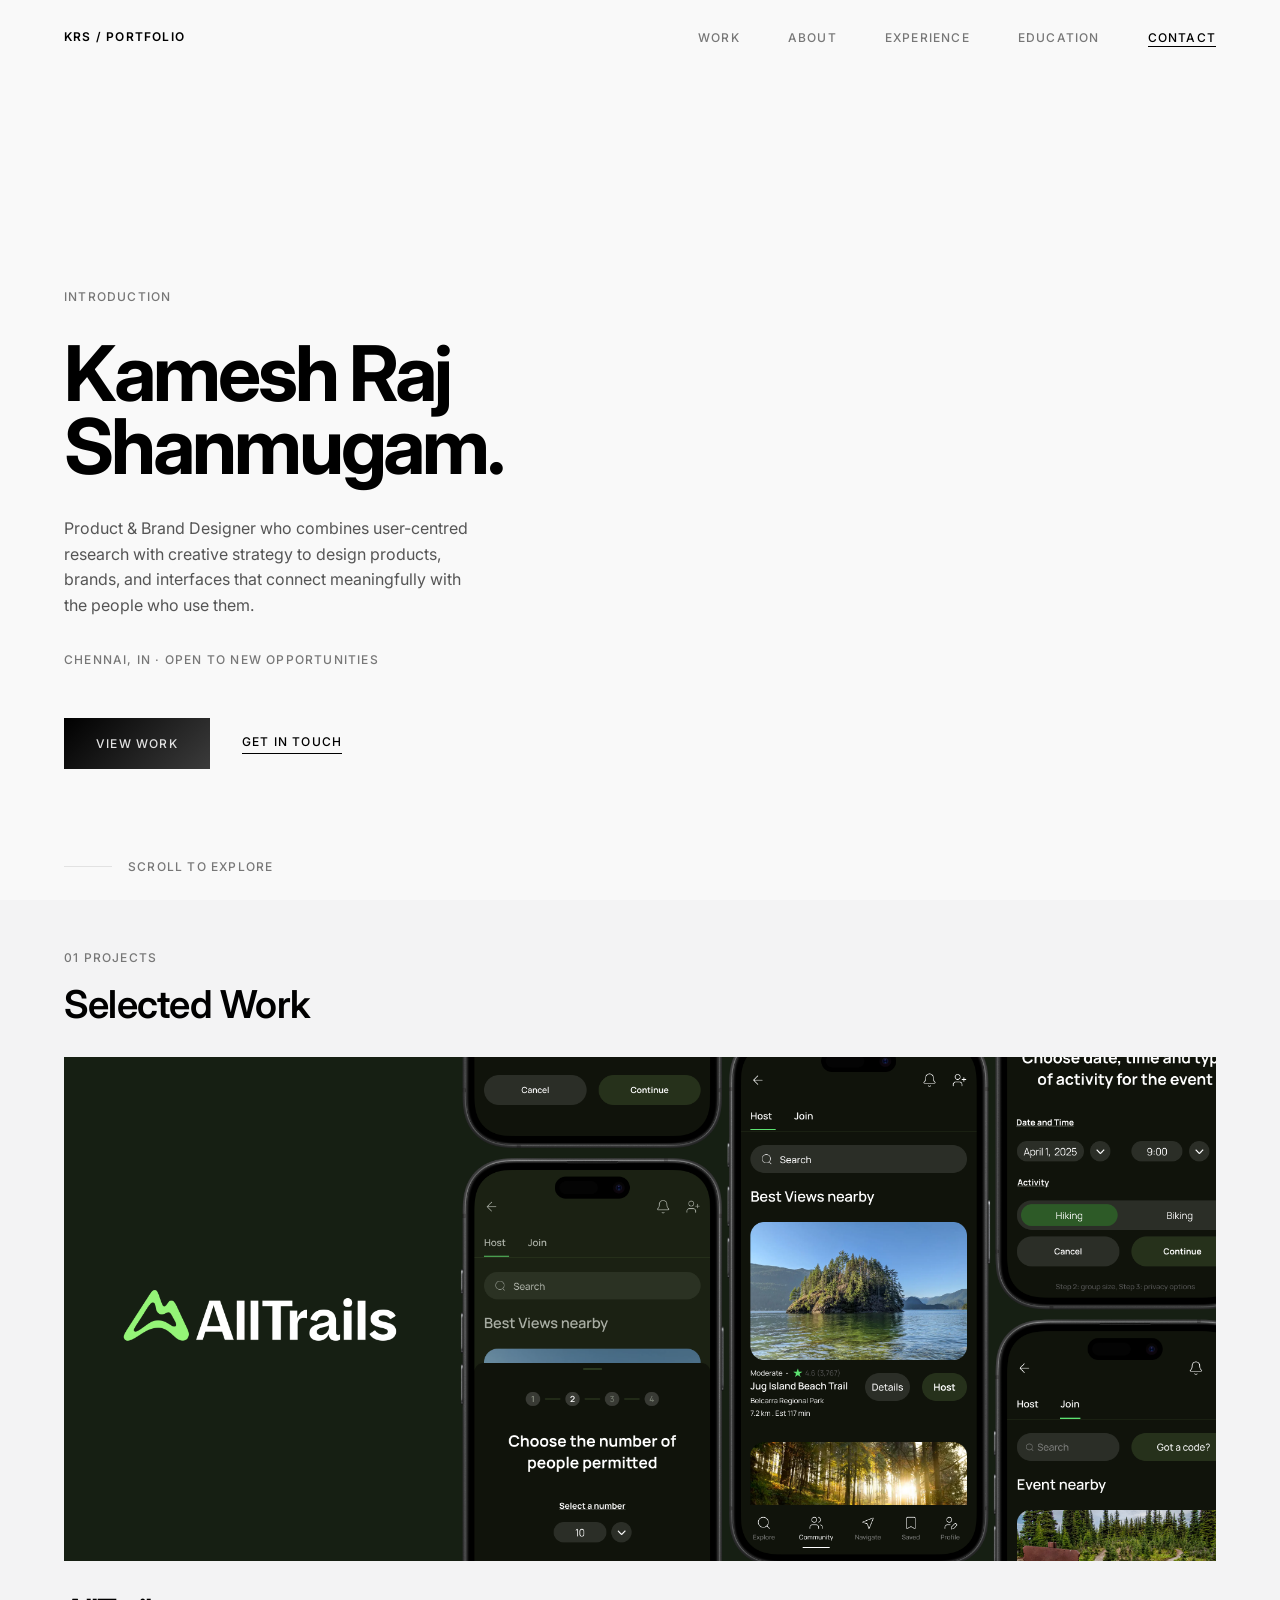
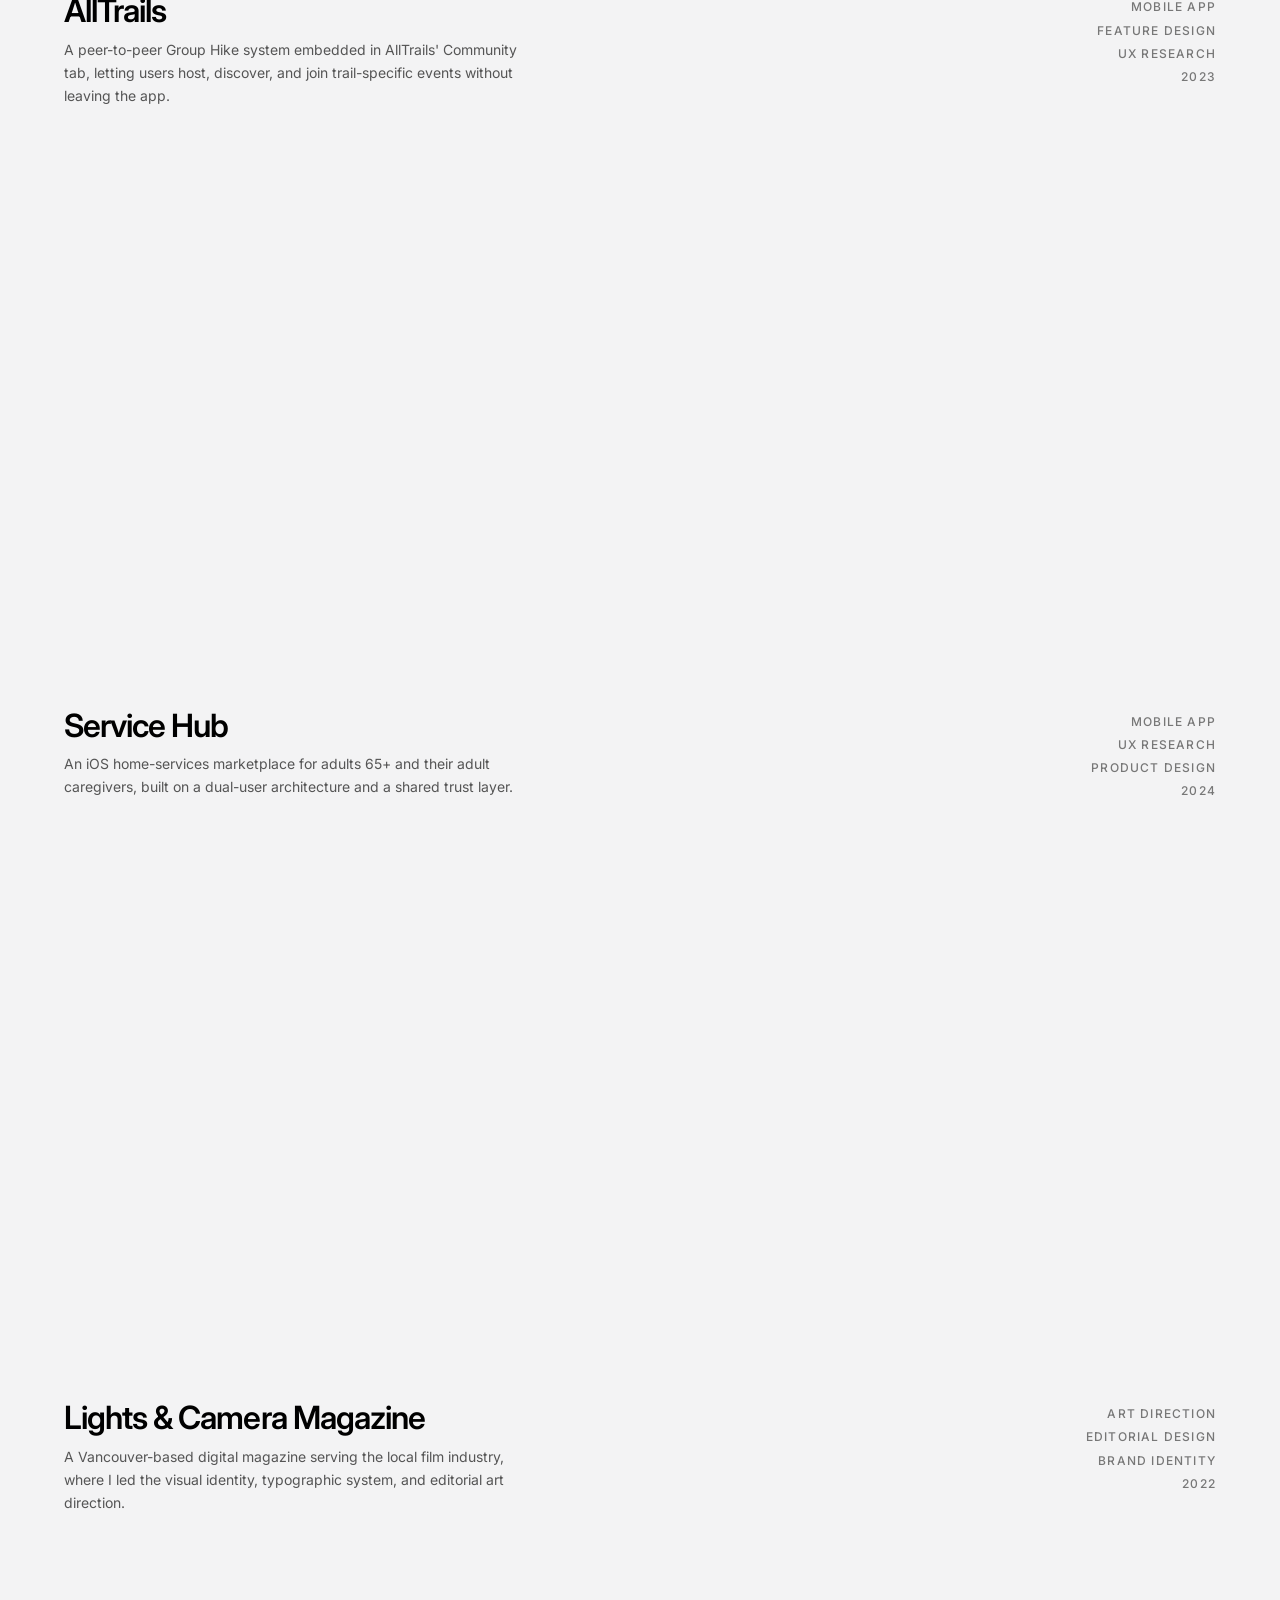
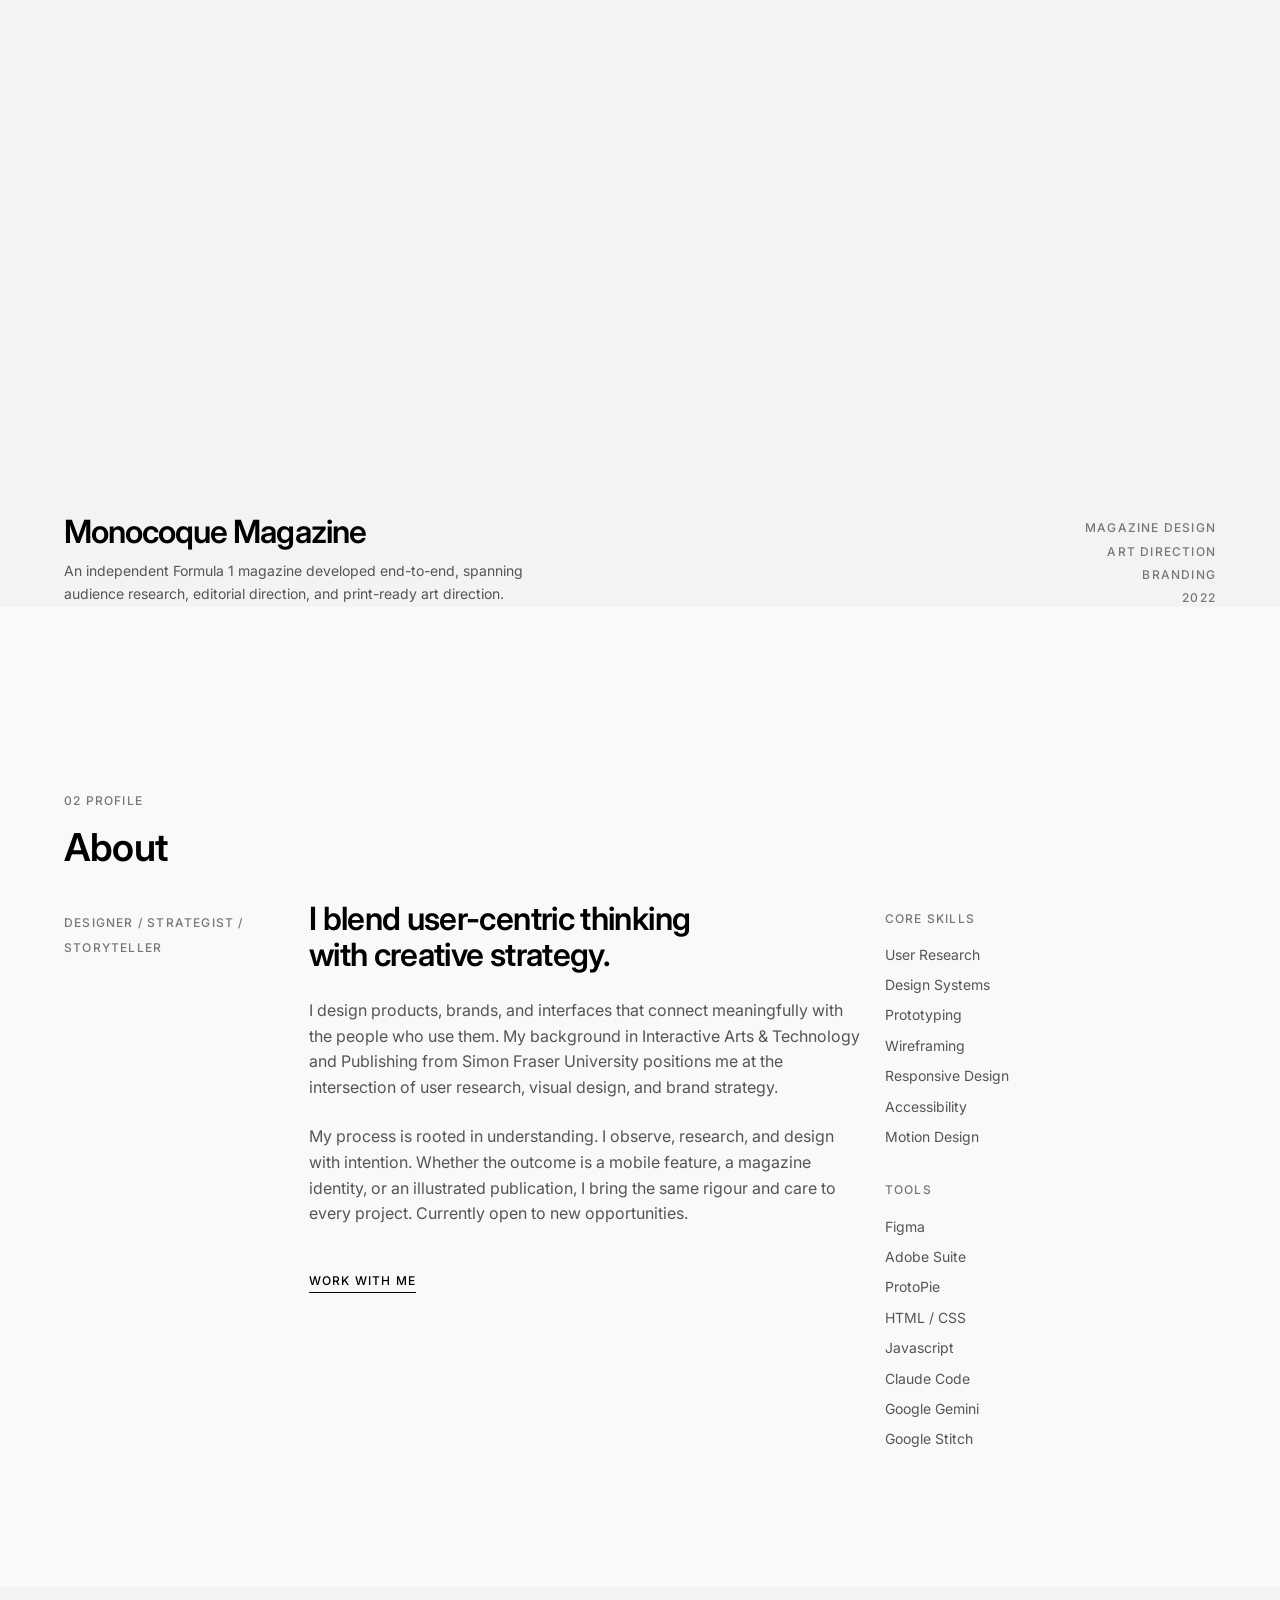
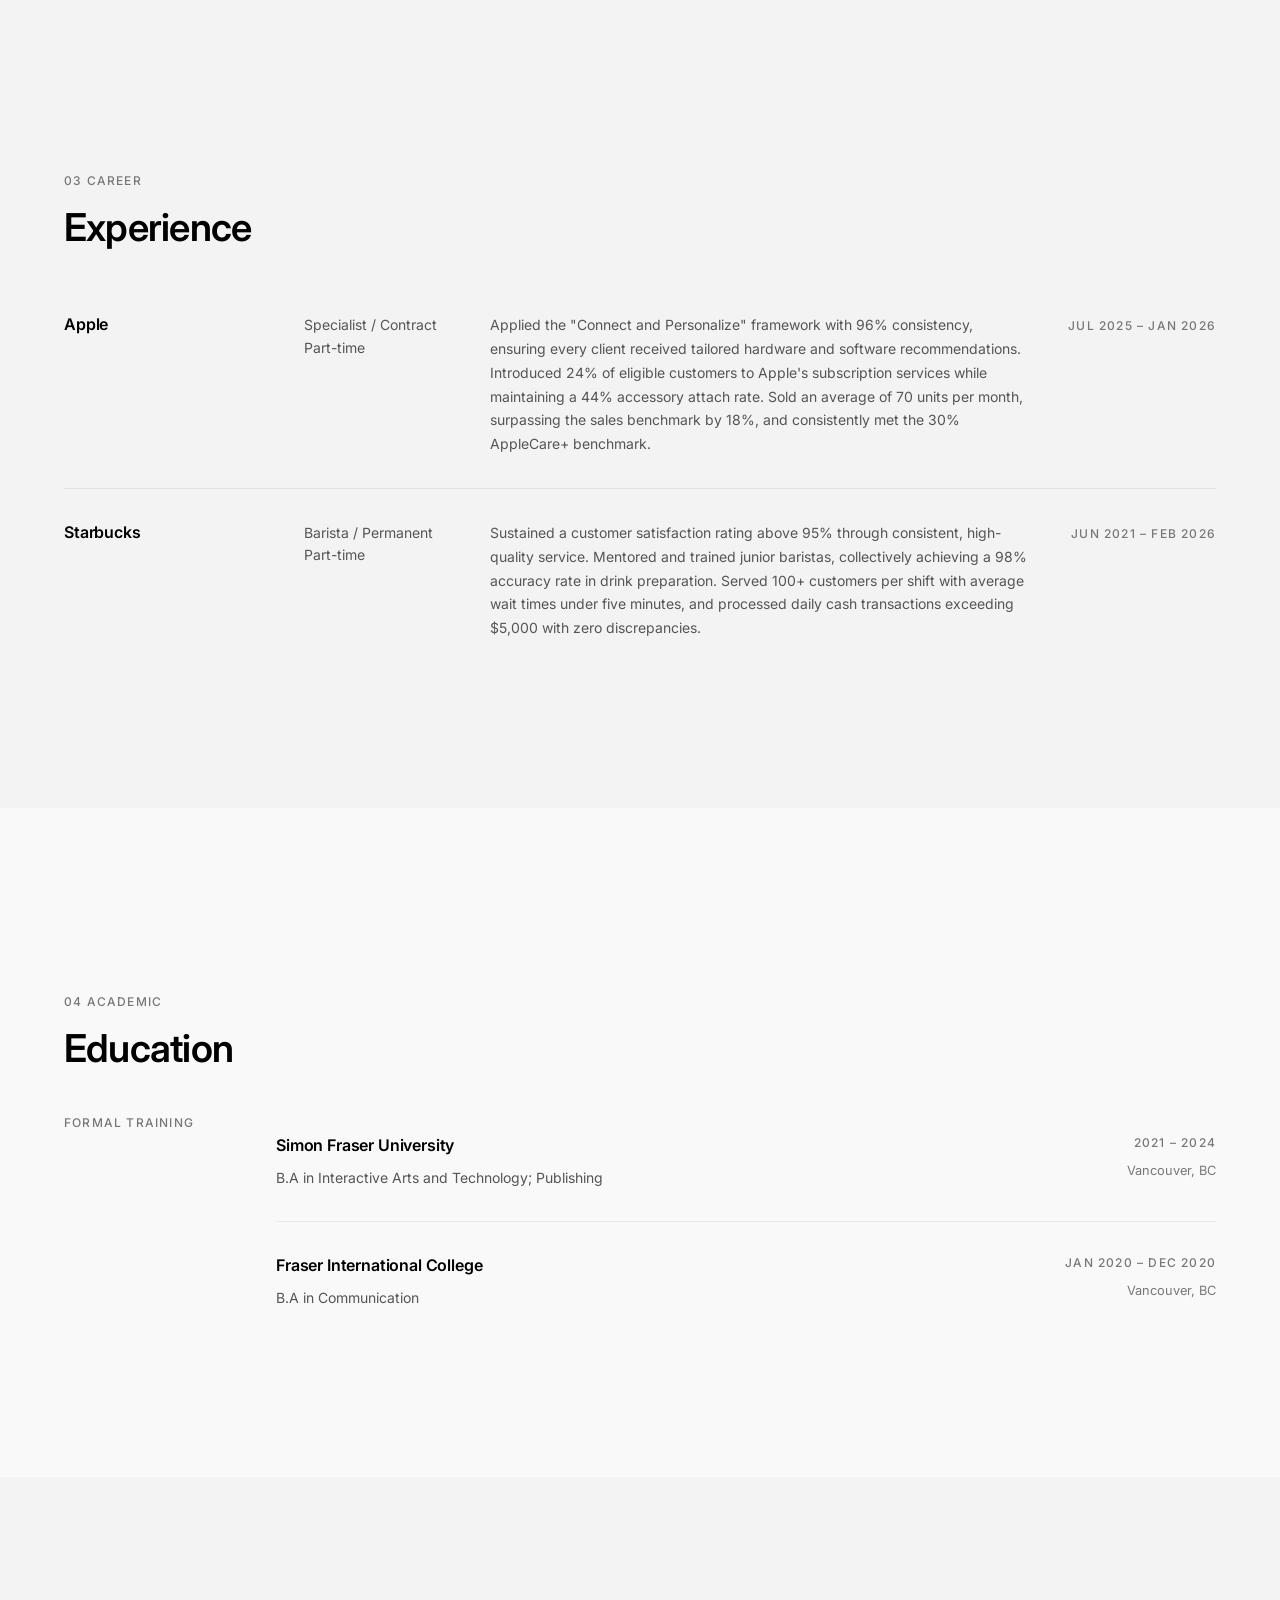
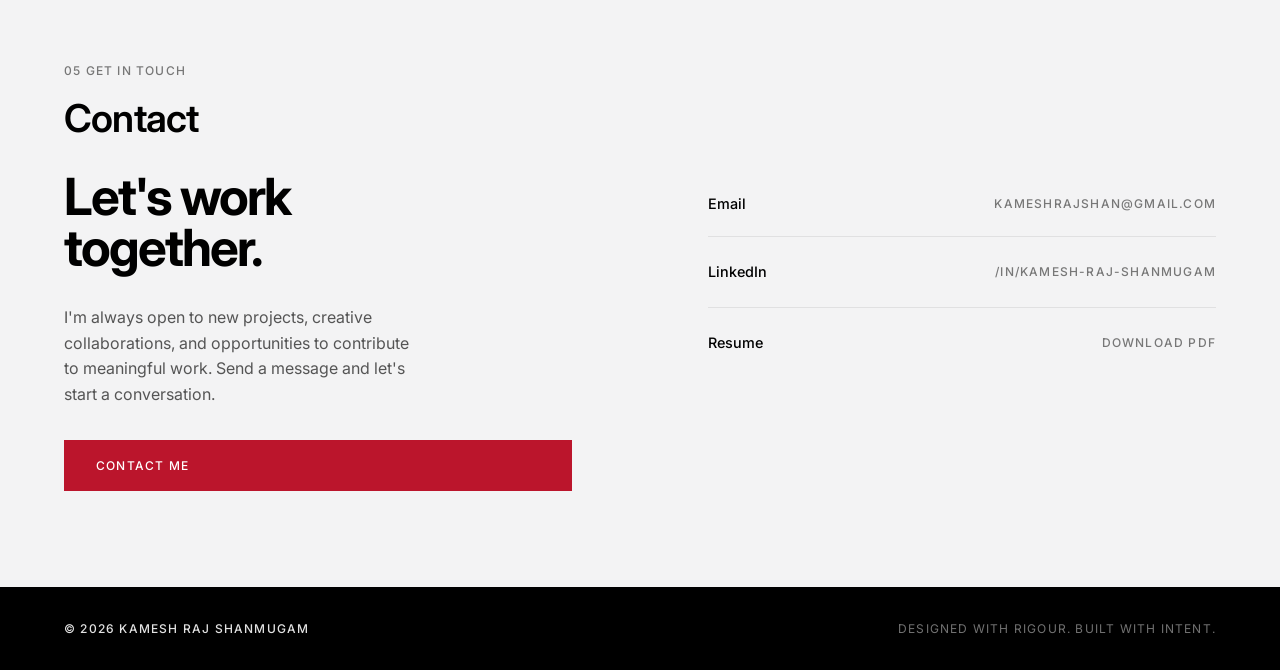
<file: index.html>
<!doctype html>
<html lang="en">
  <head>
    <meta charset="UTF-8" />
    <meta name="viewport" content="width=device-width, initial-scale=1.0" />
    <title>Kamesh Raj Shanmugam | Product & Brand Designer</title>
    <meta
      name="description"
      content="Portfolio of Kamesh Raj Shanmugam — Product & Brand Designer based in Chennai. Selected work in product design, UX research, and editorial art direction."
    />
    <meta property="og:title" content="Kamesh Raj Shanmugam | Product & Brand Designer" />
    <meta
      property="og:description"
      content="Selected work in product design, UX research, and editorial art direction."
    />
    <meta property="og:type" content="website" />
    <link rel="preconnect" href="https://fonts.googleapis.com" />
    <link rel="preconnect" href="https://fonts.gstatic.com" crossorigin />
    <link
      href="https://fonts.googleapis.com/css2?family=Inter:wght@300;400;500;600;700&display=swap"
      rel="stylesheet"
    />
    <link rel="stylesheet" href="site/styles.css" />
  </head>
  <body>
    <a class="skip-link" href="#main">Skip to content</a>
    <!-- ================================================================
       NAV
    ================================================================ -->
    <nav id="navbar" aria-label="Primary">
      <a href="#hero" class="nav-logo">KRS / Portfolio</a>
      <ul class="nav-links">
        <li><a href="#work">Work</a></li>
        <li><a href="#about">About</a></li>
        <li><a href="#experience">Experience</a></li>
        <li><a href="#education">Education</a></li>
        <li><a href="#contact">Contact</a></li>
      </ul>
      <button
        class="menu-toggle"
        id="menuToggle"
        aria-label="Toggle navigation"
        aria-expanded="false"
        aria-controls="mobileNav"
      >
        <span></span><span></span><span></span>
      </button>
    </nav>

    <!-- Mobile nav -->
    <nav class="mobile-nav" id="mobileNav" aria-label="Mobile">
      <a href="#work">Work</a>
      <a href="#about">About</a>
      <a href="#experience">Experience</a>
      <a href="#education">Education</a>
      <a href="#contact">Contact</a>
    </nav>

    <main id="main">
    <!-- ================================================================
       HERO
    ================================================================ -->
    <section id="hero">
      <div class="hero-content">
        <div class="hero-left">
          <span class="label-md hero-animate">Introduction</span>
          <h1 class="hero-name hero-animate">Kamesh Raj<br />Shanmugam.</h1>
          <p class="hero-descriptor hero-animate">
            Product &amp; Brand Designer who combines user-centred research
            with creative strategy to design products, brands, and interfaces
            that connect meaningfully with the people who use them.
          </p>
          <p class="hero-locale hero-animate">
            Chennai, IN · Open to new opportunities
          </p>
          <div class="hero-cta hero-animate">
            <a href="#work" class="btn-primary">View Work</a>
            <a href="#contact" class="btn-tertiary">Get in Touch</a>
          </div>
        </div>
      </div>

      <div class="hero-scroll-hint">
        <div class="scroll-line"></div>
        Scroll to explore
      </div>
    </section>

    <!-- ================================================================
       WORK / Grid Index
    ================================================================ -->
    <section id="work" class="surface-low">
      <div class="section-header reveal">
        <span class="label-md">01 Projects</span>
        <h2 class="headline-lg">Selected Work</h2>
      </div>

      <div class="work-list">
        <a href="site/projects/alltrails.html" class="work-card reveal">
          <div class="work-card-banner">
            <img
              src="images/Alltrails/Cover.png"
              alt="AllTrails Group Hike Feature"
              width="7680"
              height="4320"
              loading="lazy"
              decoding="async"
            />
          </div>
          <div class="work-card-info">
            <div class="work-card-left">
              <h3 class="work-card-title">AllTrails</h3>
              <p class="work-card-desc">
                A peer-to-peer Group Hike system embedded in AllTrails'
                Community tab, letting users host, discover, and join
                trail-specific events without leaving the app.
              </p>
            </div>
            <div class="work-card-meta">
              <span class="label-md">Mobile App</span>
              <span class="label-md">Feature Design</span>
              <span class="label-md">UX Research</span>
              <span class="label-md">2023</span>
            </div>
          </div>
        </a>

        <a href="site/projects/service-hub.html" class="work-card reveal">
          <div class="work-card-banner">
            <img
              src="images/Service%20Hub/Cover.png"
              alt="Service Hub iOS App"
              width="1920"
              height="1080"
              loading="lazy"
              decoding="async"
            />
          </div>
          <div class="work-card-info">
            <div class="work-card-left">
              <h3 class="work-card-title">Service Hub</h3>
              <p class="work-card-desc">
                An iOS home-services marketplace for adults 65+ and their
                adult caregivers, built on a dual-user architecture and a
                shared trust layer.
              </p>
            </div>
            <div class="work-card-meta">
              <span class="label-md">Mobile App</span>
              <span class="label-md">UX Research</span>
              <span class="label-md">Product Design</span>
              <span class="label-md">2024</span>
            </div>
          </div>
        </a>

        <a href="site/projects/lights-camera.html" class="work-card reveal">
          <div class="work-card-banner">
            <img
              src="images/L%26C/Cover%20Homepage.png"
              alt="Lights &amp; Camera Magazine"
              width="7680"
              height="4320"
              loading="lazy"
              decoding="async"
            />
          </div>
          <div class="work-card-info">
            <div class="work-card-left">
              <h3 class="work-card-title">Lights &amp; Camera Magazine</h3>
              <p class="work-card-desc">
                A Vancouver-based digital magazine serving the local film
                industry, where I led the visual identity, typographic
                system, and editorial art direction.
              </p>
            </div>
            <div class="work-card-meta">
              <span class="label-md">Art Direction</span>
              <span class="label-md">Editorial Design</span>
              <span class="label-md">Brand Identity</span>
              <span class="label-md">2022</span>
            </div>
          </div>
        </a>

        <a href="site/projects/monocoque.html" class="work-card reveal">
          <div class="work-card-banner">
            <img
              src="images/Monocoque%20Magazine/MM%20Project%20Cover.jpg"
              alt="Monocoque Magazine"
              width="2560"
              height="960"
              loading="lazy"
              decoding="async"
            />
          </div>
          <div class="work-card-info">
            <div class="work-card-left">
              <h3 class="work-card-title">Monocoque Magazine</h3>
              <p class="work-card-desc">
                An independent Formula 1 magazine developed end-to-end,
                spanning audience research, editorial direction, and
                print-ready art direction.
              </p>
            </div>
            <div class="work-card-meta">
              <span class="label-md">Magazine Design</span>
              <span class="label-md">Art Direction</span>
              <span class="label-md">Branding</span>
              <span class="label-md">2022</span>
            </div>
          </div>
        </a>
      </div>
    </section>

    <!-- ================================================================
       ABOUT
    ================================================================ -->
    <section id="about">
      <div class="section-header reveal">
        <span class="label-md">02 Profile</span>
        <h2 class="headline-lg">About</h2>
      </div>
      <div class="about-grid reveal">
        <div class="about-label-col">
          <span class="label-md">Designer / Strategist / Storyteller</span>
        </div>
        <div class="about-body">
          <h3 class="about-headline">
            I blend user-centric thinking<br />
            with creative strategy.
          </h3>
          <p class="body-lg">
            I design products, brands, and interfaces that connect
            meaningfully with the people who use them. My background in
            Interactive Arts &amp; Technology and Publishing from Simon
            Fraser University positions me at the intersection of user
            research, visual design, and brand strategy.
          </p>
          <p class="body-lg">
            My process is rooted in understanding. I observe, research, and
            design with intention. Whether the outcome is a mobile feature, a
            magazine identity, or an illustrated publication, I bring the
            same rigour and care to every project. Currently open to new
            opportunities.
          </p>
          <div class="about-cta">
            <a href="#contact" class="btn-tertiary">Work With Me</a>
          </div>
        </div>
        <div class="about-sidebar">
          <div class="about-skill-group">
            <span class="label-md">Core Skills</span>
            <ul class="skill-list">
              <li>User Research</li>
              <li>Design Systems</li>
              <li>Prototyping</li>
              <li>Wireframing</li>
              <li>Responsive Design</li>
              <li>Accessibility</li>
              <li>Motion Design</li>
            </ul>
          </div>
          <div class="about-skill-group">
            <span class="label-md">Tools</span>
            <ul class="skill-list">
              <li>Figma</li>
              <li>Adobe Suite</li>
              <li>ProtoPie</li>
              <li>HTML / CSS</li>
              <li>Javascript</li>
              <li>Claude Code</li>
              <li>Google Gemini</li>
              <li>Google Stitch</li>
            </ul>
          </div>
        </div>
      </div>
    </section>

    <!-- ================================================================
       EXPERIENCE
    ================================================================ -->
    <section id="experience" class="surface-low">
      <div class="section-header reveal">
        <span class="label-md">03 Career</span>
        <h2 class="headline-lg">Experience</h2>
      </div>
      <div class="experience-list">
        <div class="experience-item reveal">
          <span class="exp-company">Apple</span>
          <span class="exp-role">Specialist / Contract Part-time</span>
          <p class="exp-desc">
            Applied the "Connect and Personalize" framework with 96%
            consistency, ensuring every client received tailored hardware and
            software recommendations. Introduced 24% of eligible customers to
            Apple's subscription services while maintaining a 44% accessory
            attach rate. Sold an average of 70 units per month, surpassing
            the sales benchmark by 18%, and consistently met the 30%
            AppleCare+ benchmark.
          </p>
          <span class="label-md exp-period">Jul 2025 – Jan 2026</span>
        </div>
        <div class="experience-item reveal">
          <span class="exp-company">Starbucks</span>
          <span class="exp-role">Barista / Permanent Part-time</span>
          <p class="exp-desc">
            Sustained a customer satisfaction rating above 95% through
            consistent, high-quality service. Mentored and trained junior
            baristas, collectively achieving a 98% accuracy rate in drink
            preparation. Served 100+ customers per shift with average wait
            times under five minutes, and processed daily cash transactions
            exceeding $5,000 with zero discrepancies.
          </p>
          <span class="label-md exp-period">Jun 2021 – Feb 2026</span>
        </div>
      </div>
    </section>

    <!-- ================================================================
       EDUCATION
    ================================================================ -->
    <section id="education">
      <div class="section-header reveal">
        <span class="label-md">04 Academic</span>
        <h2 class="headline-lg">Education</h2>
      </div>
      <div class="education-grid reveal">
        <div class="about-label-col">
          <span class="label-md">Formal Training</span>
        </div>
        <div class="education-list">
          <div class="education-item">
            <div>
              <h3 class="edu-school">Simon Fraser University</h3>
              <p class="edu-degree">
                B.A in Interactive Arts and Technology; Publishing
              </p>
            </div>
            <div class="edu-right">
              <span class="label-md">2021 – 2024</span>
              <span class="edu-note">Vancouver, BC</span>
            </div>
          </div>
          <div class="education-item">
            <div>
              <h3 class="edu-school">Fraser International College</h3>
              <p class="edu-degree">B.A in Communication</p>
            </div>
            <div class="edu-right">
              <span class="label-md">Jan 2020 – Dec 2020</span>
              <span class="edu-note">Vancouver, BC</span>
            </div>
          </div>
        </div>
      </div>
    </section>

    <!-- ================================================================
       CONTACT
    ================================================================ -->
    <section id="contact" class="surface-low">
      <div class="section-header reveal">
        <span class="label-md">05 Get in Touch</span>
        <h2 class="headline-lg">Contact</h2>
      </div>
      <div class="contact-grid reveal">
        <div class="contact-left">
          <h3 class="contact-headline">Let's work<br />together.</h3>
          <p class="body-lg contact-subtext">
            I'm always open to new projects, creative collaborations, and
            opportunities to contribute to meaningful work. Send a message
            and let's start a conversation.
          </p>
          <a href="mailto:kameshrajshan@gmail.com" class="btn-signal"
            >Contact Me</a
          >
        </div>
        <div class="contact-links">
          <button
            class="contact-link-item"
            id="copyEmail"
            data-email="kameshrajshan@gmail.com"
          >
            <span class="contact-link-name">Email</span>
            <span class="label-md" id="emailHandle" aria-live="polite"
              >kameshrajshan@gmail.com</span
            >
          </button>
          <a
            href="https://www.linkedin.com/in/kamesh-raj-shanmugam-a33677364/"
            class="contact-link-item"
            target="_blank"
            rel="noopener"
          >
            <span class="contact-link-name">LinkedIn</span>
            <span class="label-md">/in/kamesh-raj-shanmugam</span>
          </a>
          <a
            href="documents/KameshRajShanmugam_Resume_IN.pdf"
            class="contact-link-item"
            target="_blank"
            rel="noopener"
          >
            <span class="contact-link-name">Resume</span>
            <span class="label-md">Download PDF</span>
          </a>
        </div>
      </div>
    </section>

    </main>

    <!-- ================================================================
       FOOTER
    ================================================================ -->
    <footer>
      <span class="footer-copy">&copy; 2026 Kamesh Raj Shanmugam</span>
      <span class="footer-mark">Designed with rigour. Built with intent.</span>
    </footer>

    <!-- ================================================================
       JAVASCRIPT
    ================================================================ -->
    <script src="site/script.js"></script>
  </body>
</html>
</file>
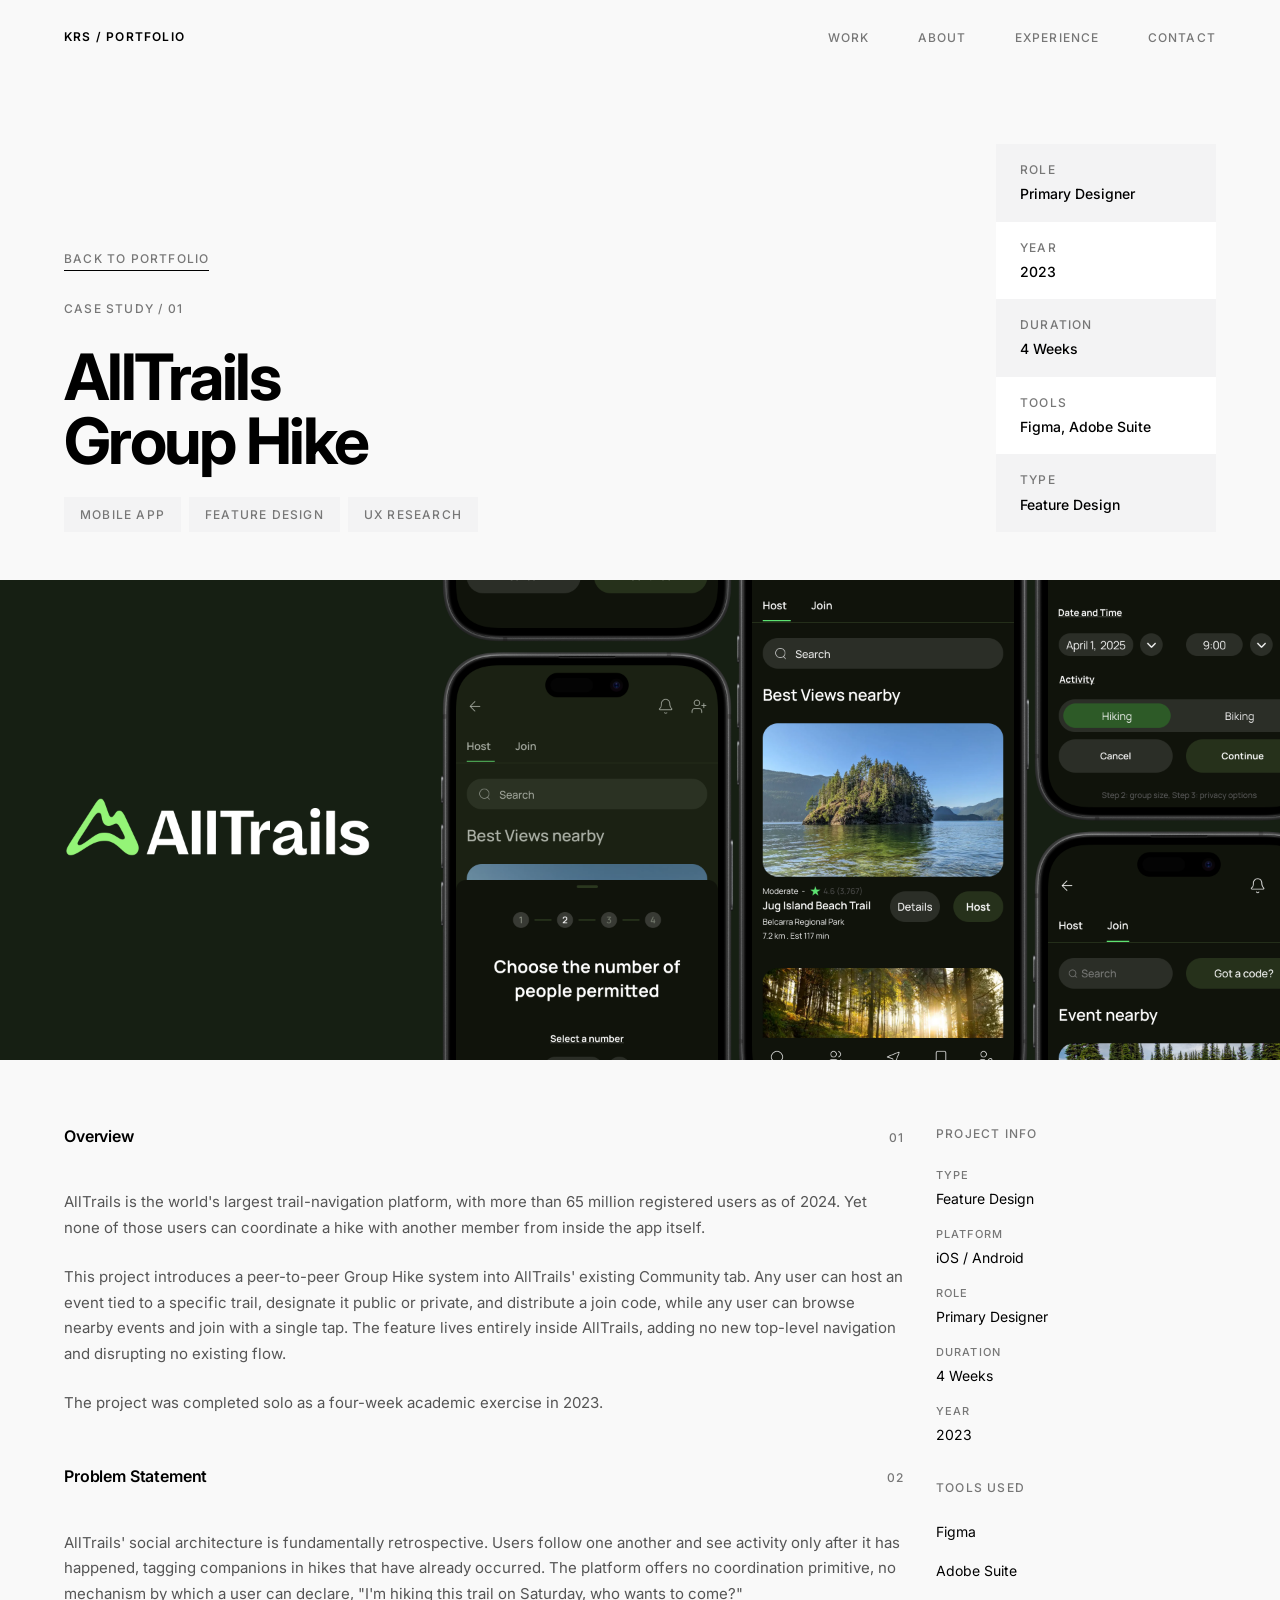
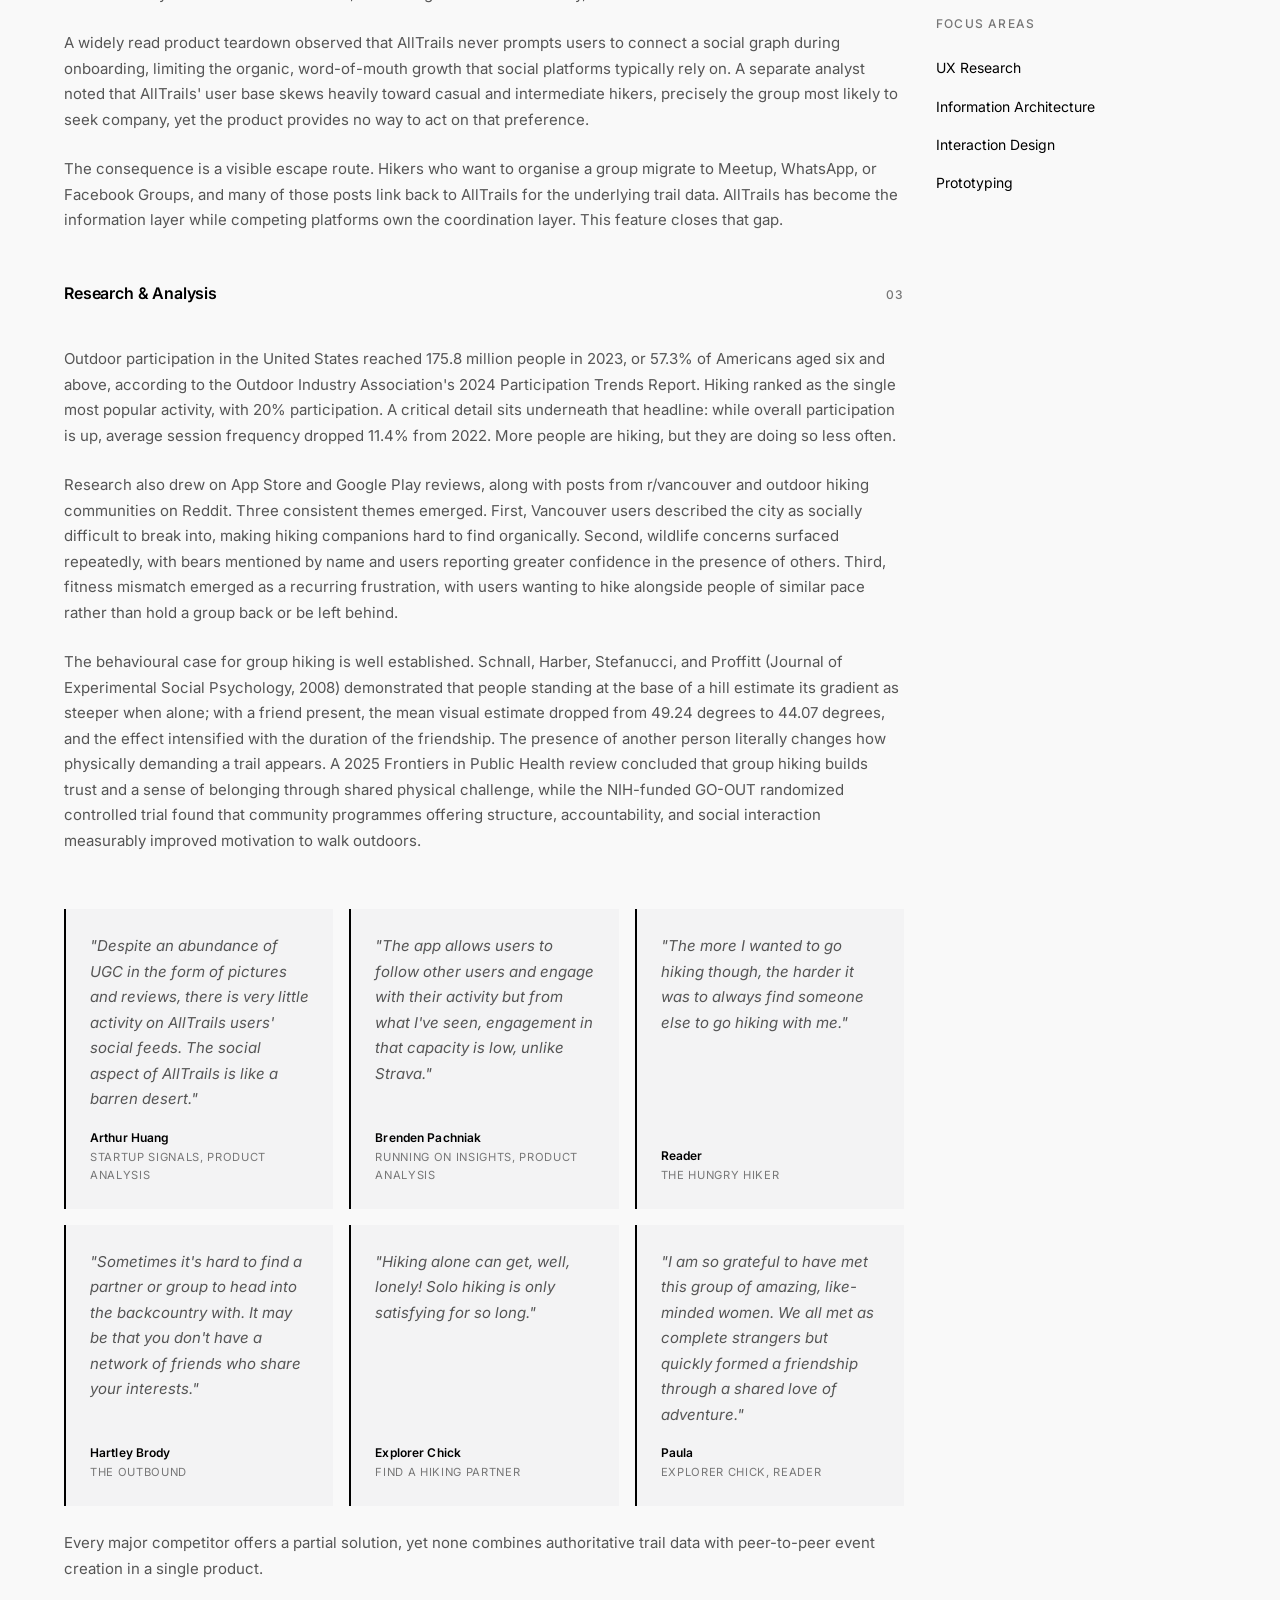
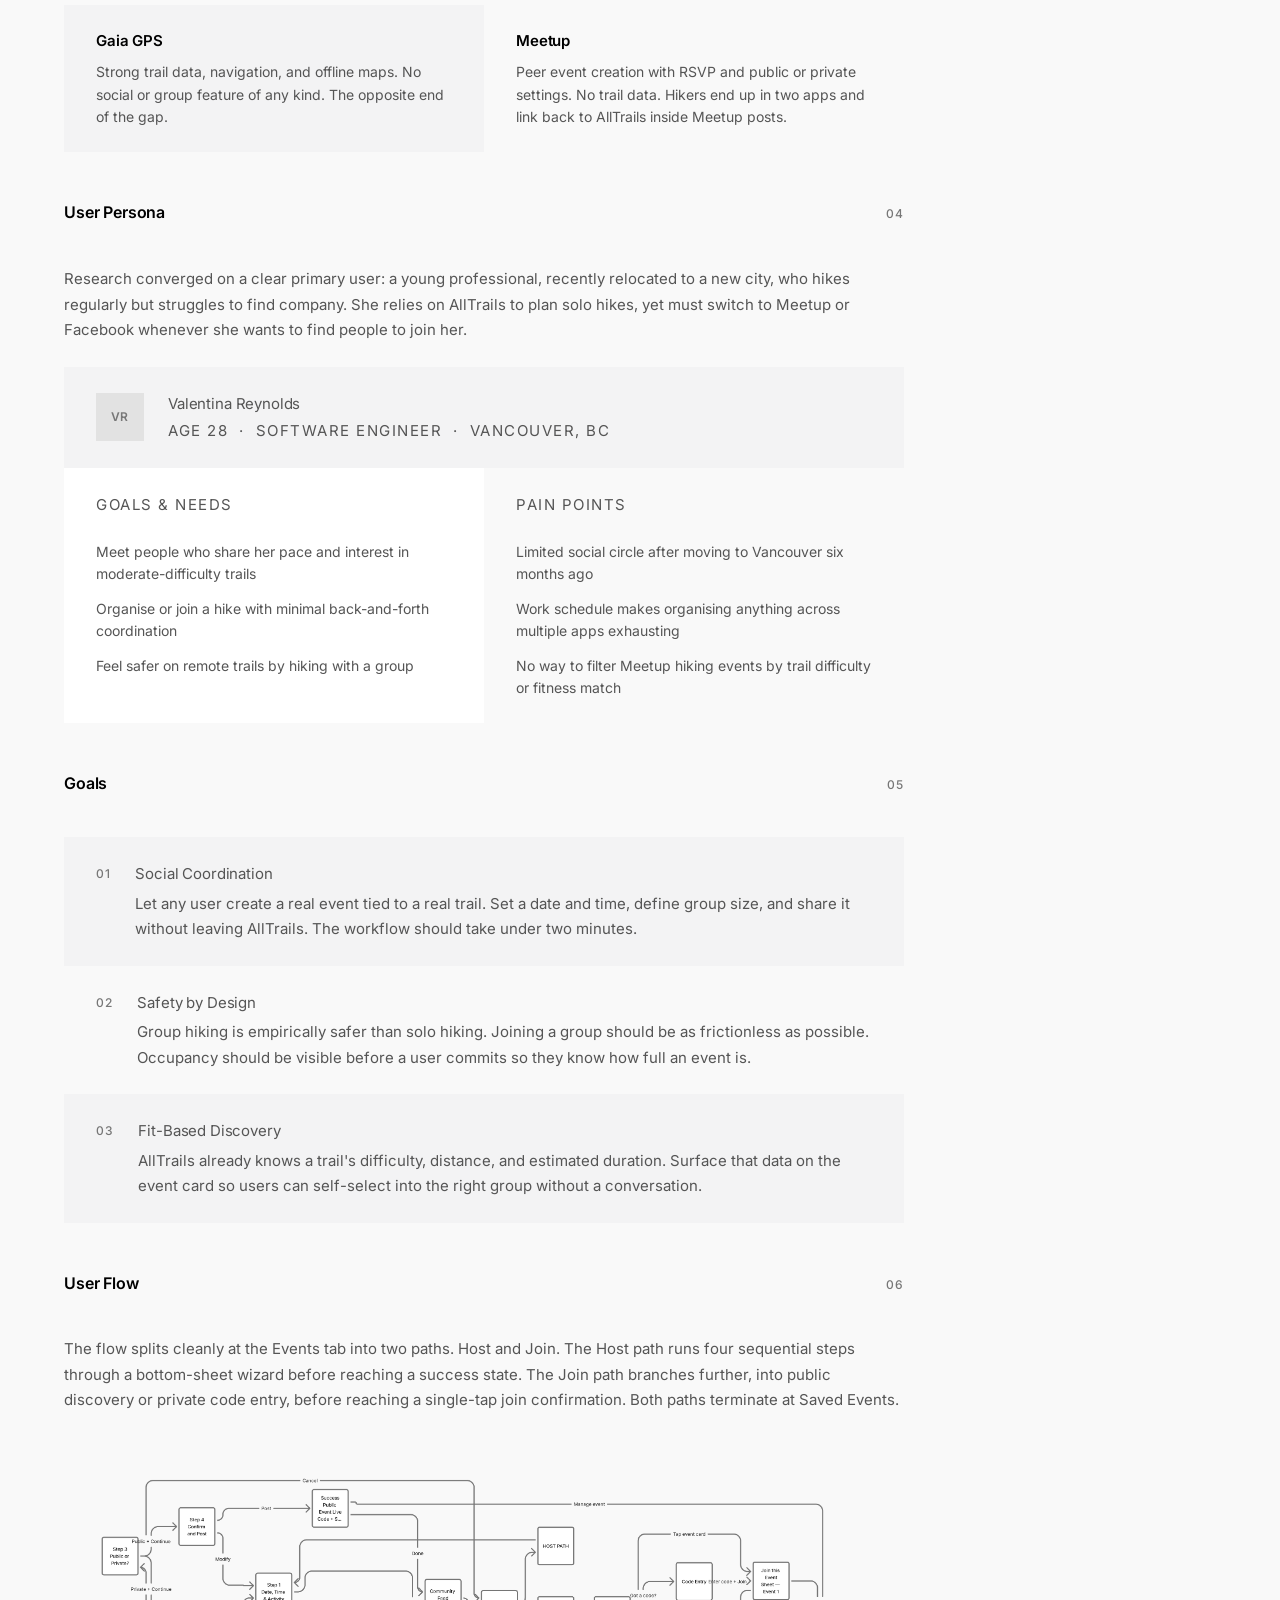
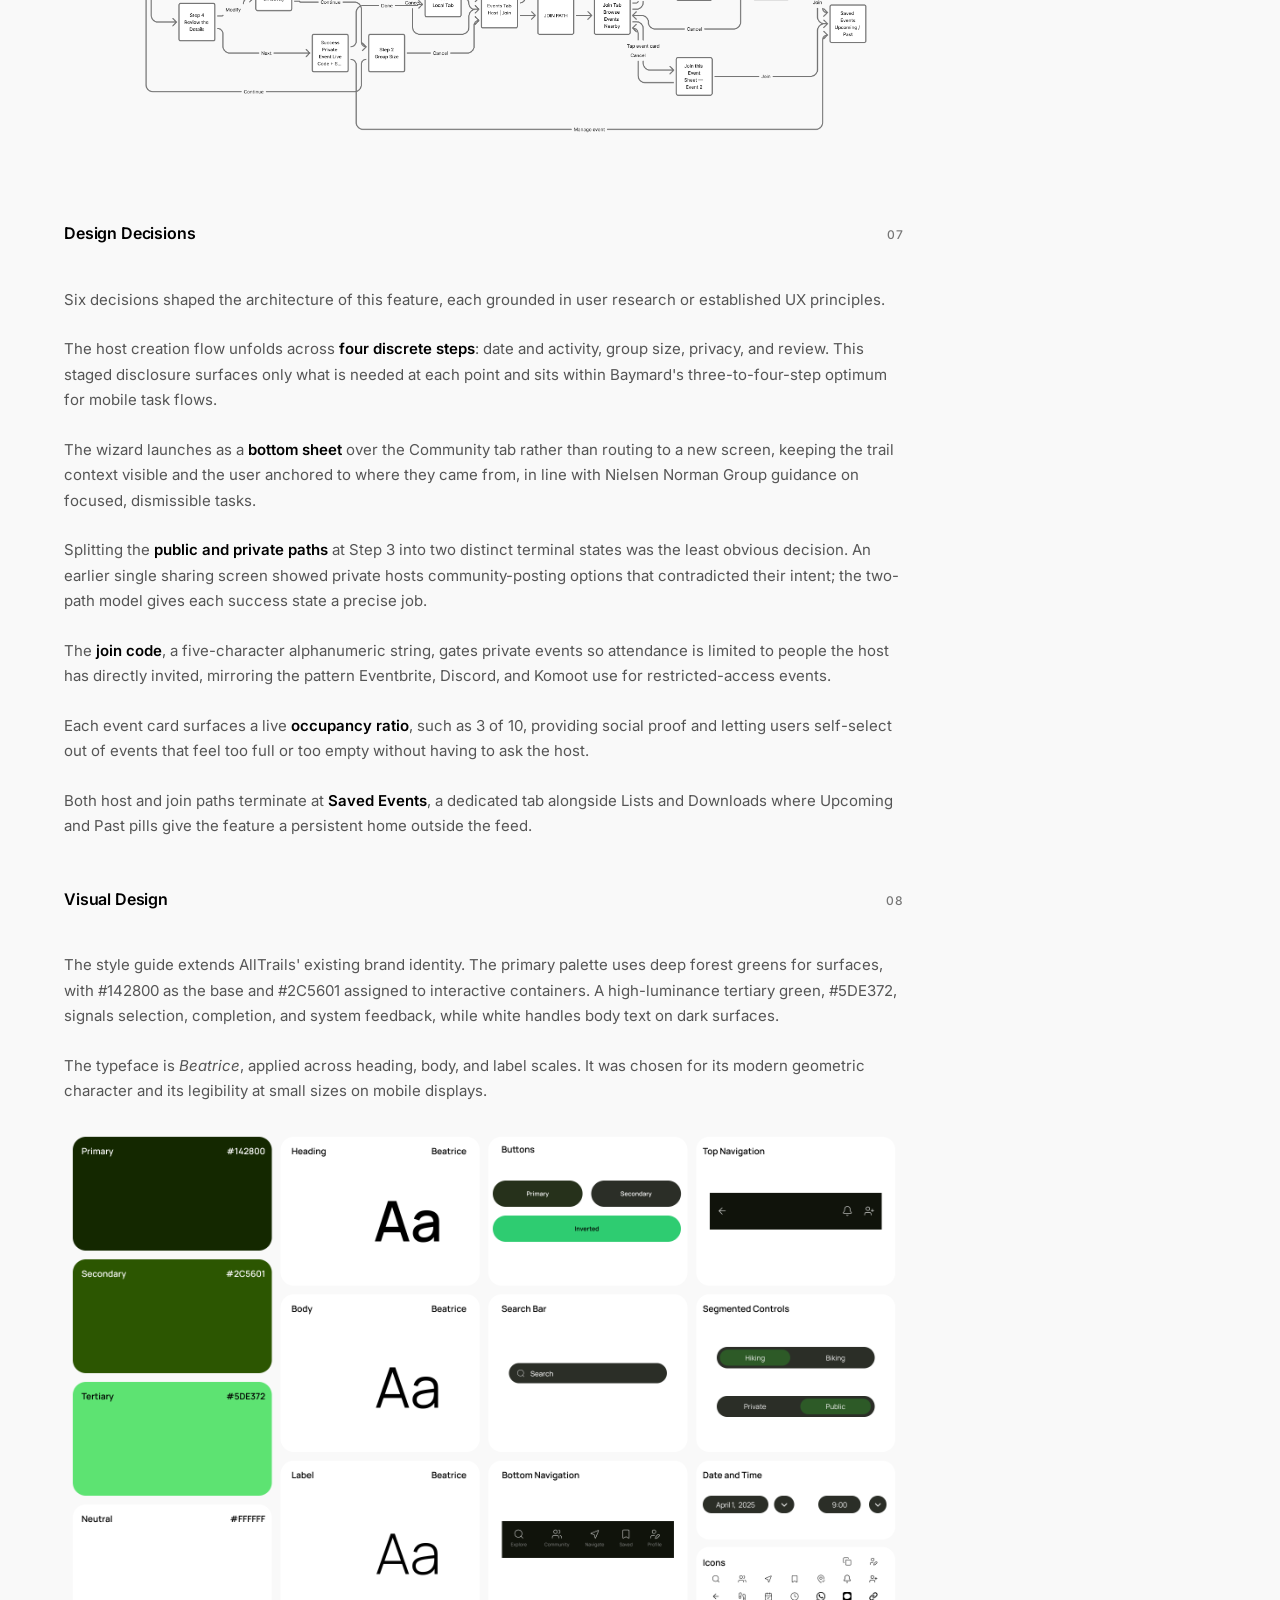
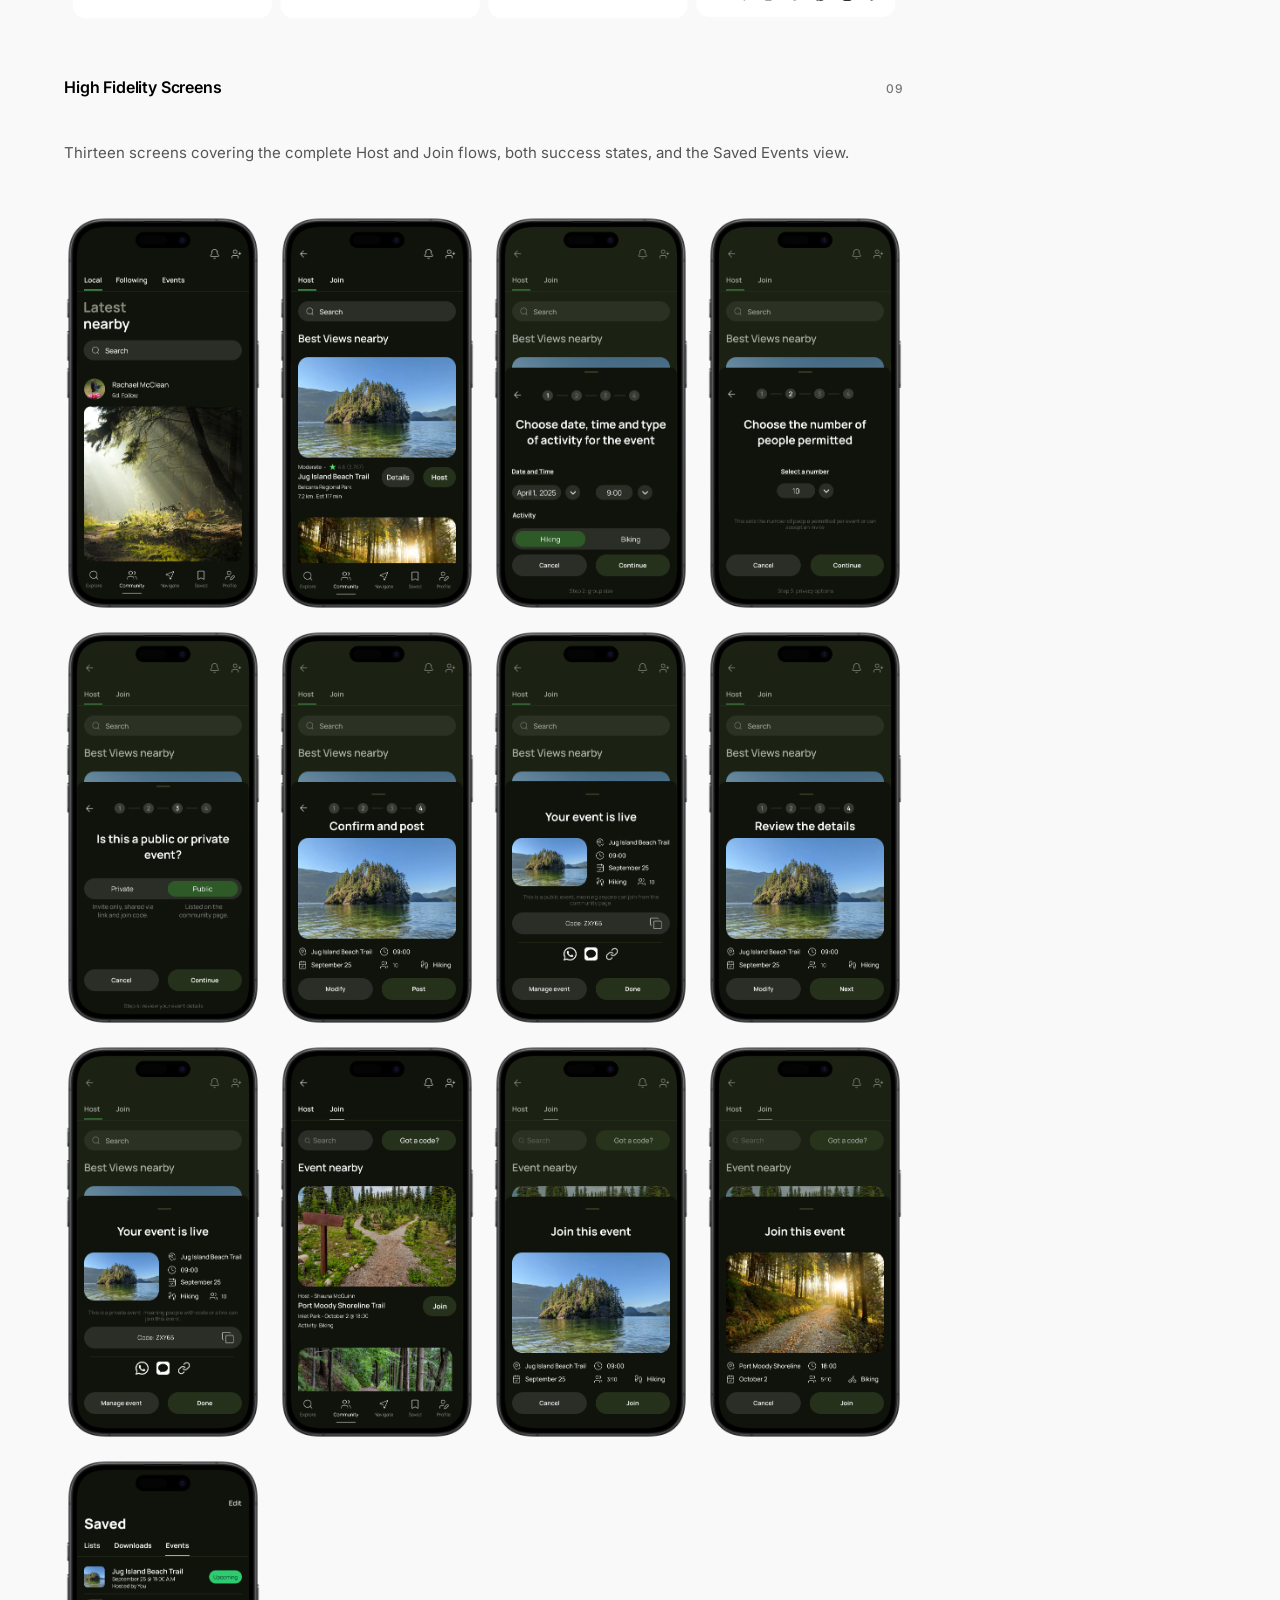
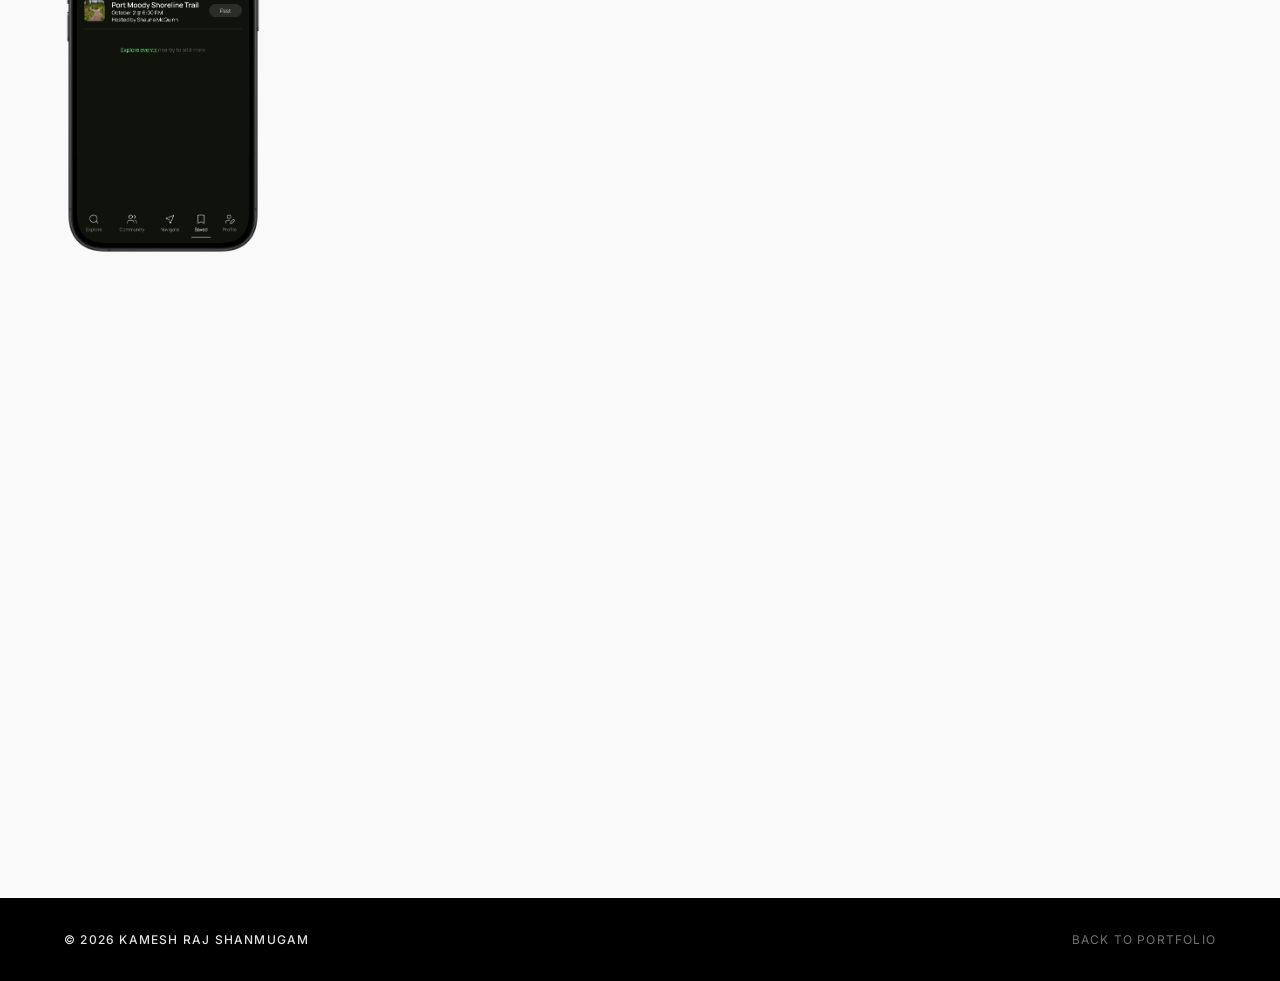
<file: site/projects/alltrails.html>
<!doctype html>
<html lang="en">
  <head>
    <meta charset="UTF-8" />
    <meta name="viewport" content="width=device-width, initial-scale=1.0" />
    <title>AllTrails Group Hike Feature | Kamesh Raj Shanmugam</title>
    <meta name="description" content="Case study: peer-to-peer Group Hike feature design for AllTrails — research, flows, and hi-fi mobile screens." />
    <meta property="og:title" content="AllTrails Group Hike Feature | Kamesh Raj Shanmugam" />
    <meta property="og:description" content="Case study: peer-to-peer Group Hike feature design for AllTrails — research, flows, and hi-fi mobile screens." />
    <meta property="og:type" content="article" />
    <link rel="preconnect" href="https://fonts.googleapis.com" />
    <link rel="preconnect" href="https://fonts.gstatic.com" crossorigin />
    <link
      href="https://fonts.googleapis.com/css2?family=Inter:wght@300;400;500;600;700&display=swap"
      rel="stylesheet"
    />
    <link rel="stylesheet" href="../project-styles.css" />
  </head>
  <body>
    <a class="skip-link" href="#main">Skip to content</a>
    <!-- ================================================================
       NAV
    ================================================================ -->
    <nav class="proj-nav" id="projNav" aria-label="Primary">
      <a href="../../index.html" class="nav-logo">KRS / Portfolio</a>
      <ul class="nav-links">
        <li><a href="../../index.html#work">Work</a></li>
        <li><a href="../../index.html#about">About</a></li>
        <li><a href="../../index.html#experience">Experience</a></li>
        <li><a href="../../index.html#contact">Contact</a></li>
      </ul>
      <button
        class="menu-toggle"
        id="menuToggle"
        aria-label="Toggle navigation"
        aria-expanded="false"
        aria-controls="mobileNav"
      >
        <span></span><span></span><span></span>
      </button>
    </nav>

    <!-- Mobile nav -->
    <nav class="mobile-nav" id="mobileNav" aria-label="Mobile">
      <a href="../../index.html#work">Work</a>
      <a href="../../index.html#about">About</a>
      <a href="../../index.html#experience">Experience</a>
      <a href="../../index.html#contact">Contact</a>
      <a href="../../index.html">Back to Portfolio</a>
    </nav>

    <!-- ================================================================
       PAGE
    ================================================================ -->
    <main id="main" class="project-page">
      <!-- Hero -->
      <header class="project-hero">
        <div class="project-hero-left">
          <div class="page-animate">
            <a href="../../index.html" class="nav-back">Back to Portfolio</a>
          </div>
          <div class="page-animate">
            <span class="project-hero-label">Case Study / 01</span>
          </div>
          <h1 class="project-hero-title page-animate">
            AllTrails<br />Group Hike
          </h1>
          <div class="project-hero-tags page-animate">
            <span class="tag">Mobile App</span>
            <span class="tag">Feature Design</span>
            <span class="tag">UX Research</span>
          </div>
        </div>
        <div class="project-meta-grid page-animate">
          <div class="project-meta-item">
            <span class="label">Role</span>
            <span class="value">Primary Designer</span>
          </div>
          <div class="project-meta-item">
            <span class="label">Year</span>
            <span class="value">2023</span>
          </div>
          <div class="project-meta-item">
            <span class="label">Duration</span>
            <span class="value">4 Weeks</span>
          </div>
          <div class="project-meta-item">
            <span class="label">Tools</span>
            <span class="value">Figma, Adobe Suite</span>
          </div>
          <div class="project-meta-item">
            <span class="label">Type</span>
            <span class="value">Feature Design</span>
          </div>
        </div>
      </header>

      <!-- Banner -->
      <div class="wide-image">
        <img
          src="../../images/Alltrails/Cover.png"
          alt="AllTrails Group Hike Feature"
          class="wide-image-media"
        />
      </div>

      <!-- Body -->
      <div class="project-content">
        <div class="project-body">
          <!-- Overview -->
          <section class="content-section reveal">
            <div class="content-section-header">
              <h2 class="content-section-title">Overview</h2>
              <span class="content-section-index">01</span>
            </div>
            <p>
              AllTrails is the world's largest trail-navigation platform,
              with more than 65 million registered users as of 2024. Yet
              none of those users can coordinate a hike with another member
              from inside the app itself.
            </p>
            <p>
              This project introduces a peer-to-peer Group Hike system into
              AllTrails' existing Community tab. Any user can host an event
              tied to a specific trail, designate it public or private, and
              distribute a join code, while any user can browse nearby events
              and join with a single tap. The feature lives entirely inside
              AllTrails, adding no new top-level navigation and disrupting
              no existing flow.
            </p>
            <p>
              The project was completed solo as a four-week academic
              exercise in 2023.
            </p>
          </section>

          <!-- Problem Statement -->
          <section class="content-section reveal">
            <div class="content-section-header">
              <h2 class="content-section-title">Problem Statement</h2>
              <span class="content-section-index">02</span>
            </div>
            <p>
              AllTrails' social architecture is fundamentally retrospective.
              Users follow one another and see activity only after it has
              happened, tagging companions in hikes that have already
              occurred. The platform offers no coordination primitive, no
              mechanism by which a user can declare, "I'm hiking this trail
              on Saturday, who wants to come?"
            </p>
            <p>
              A widely read product teardown observed that AllTrails never
              prompts users to connect a social graph during onboarding,
              limiting the organic, word-of-mouth growth that social
              platforms typically rely on. A separate analyst noted that
              AllTrails' user base skews heavily toward casual and
              intermediate hikers, precisely the group most likely to seek
              company, yet the product provides no way to act on that
              preference.
            </p>
            <p>
              The consequence is a visible escape route. Hikers who want to
              organise a group migrate to Meetup, WhatsApp, or Facebook
              Groups, and many of those posts link back to AllTrails for the
              underlying trail data. AllTrails has become the information
              layer while competing platforms own the coordination layer.
              This feature closes that gap.
            </p>
          </section>

          <!-- Research & Analysis -->
          <section class="content-section reveal">
            <div class="content-section-header">
              <h2 class="content-section-title">Research &amp; Analysis</h2>
              <span class="content-section-index">03</span>
            </div>
            <p>
              Outdoor participation in the United States reached 175.8
              million people in 2023, or 57.3% of Americans aged six and
              above, according to the Outdoor Industry Association's 2024
              Participation Trends Report. Hiking ranked as the single most
              popular activity, with 20% participation. A critical detail
              sits underneath that headline: while overall participation is
              up, average session frequency dropped 11.4% from 2022. More
              people are hiking, but they are doing so less often.
            </p>
            <p>
              Research also drew on App Store and Google Play reviews, along
              with posts from r/vancouver and outdoor hiking communities on
              Reddit. Three consistent themes emerged. First, Vancouver
              users described the city as socially difficult to break into,
              making hiking companions hard to find organically. Second,
              wildlife concerns surfaced repeatedly, with bears mentioned by
              name and users reporting greater confidence in the presence of
              others. Third, fitness mismatch emerged as a recurring
              frustration, with users wanting to hike alongside people of
              similar pace rather than hold a group back or be left behind.
            </p>
            <p>
              The behavioural case for group hiking is well established.
              Schnall, Harber, Stefanucci, and Proffitt (Journal of
              Experimental Social Psychology, 2008) demonstrated that people
              standing at the base of a hill estimate its gradient as
              steeper when alone; with a friend present, the mean visual
              estimate dropped from 49.24 degrees to 44.07 degrees, and the
              effect intensified with the duration of the friendship. The
              presence of another person literally changes how physically
              demanding a trail appears. A 2025 Frontiers in Public Health
              review concluded that group hiking builds trust and a sense of
              belonging through shared physical challenge, while the
              NIH-funded GO-OUT randomized controlled trial found that
              community programmes offering structure, accountability, and
              social interaction measurably improved motivation to walk
              outdoors.
            </p>
            <div class="review-grid">
              <div class="review-card">
                <p class="review-quote">
                  "Despite an abundance of UGC in the form of pictures and
                  reviews, there is very little activity on AllTrails users'
                  social feeds. The social aspect of AllTrails is like a barren
                  desert."
                </p>
                <div class="review-attribution">
                  <span class="review-author">Arthur Huang</span>
                  <span class="review-source"
                    >Startup Signals, Product Analysis</span
                  >
                </div>
              </div>
              <div class="review-card">
                <p class="review-quote">
                  "The app allows users to follow other users and engage with
                  their activity but from what I've seen, engagement in that
                  capacity is low, unlike Strava."
                </p>
                <div class="review-attribution">
                  <span class="review-author">Brenden Pachniak</span>
                  <span class="review-source"
                    >Running on Insights, Product Analysis</span
                  >
                </div>
              </div>
              <div class="review-card">
                <p class="review-quote">
                  "The more I wanted to go hiking though, the harder it was to
                  always find someone else to go hiking with me."
                </p>
                <div class="review-attribution">
                  <span class="review-author">Reader</span>
                  <span class="review-source">The Hungry Hiker</span>
                </div>
              </div>
              <div class="review-card">
                <p class="review-quote">
                  "Sometimes it's hard to find a partner or group to head into
                  the backcountry with. It may be that you don't have a network
                  of friends who share your interests."
                </p>
                <div class="review-attribution">
                  <span class="review-author">Hartley Brody</span>
                  <span class="review-source">The Outbound</span>
                </div>
              </div>
              <div class="review-card">
                <p class="review-quote">
                  "Hiking alone can get, well, lonely! Solo hiking is only
                  satisfying for so long."
                </p>
                <div class="review-attribution">
                  <span class="review-author">Explorer Chick</span>
                  <span class="review-source">Find a Hiking Partner</span>
                </div>
              </div>
              <div class="review-card">
                <p class="review-quote">
                  "I am so grateful to have met this group of amazing,
                  like-minded women. We all met as complete strangers but
                  quickly formed a friendship through a shared love of
                  adventure."
                </p>
                <div class="review-attribution">
                  <span class="review-author">Paula</span>
                  <span class="review-source">Explorer Chick, Reader</span>
                </div>
              </div>
            </div>

            <p>
              Every major competitor offers a partial solution, yet none
              combines authoritative trail data with peer-to-peer event
              creation in a single product.
            </p>
            <div class="compare-grid reveal-stagger">
              <div class="compare-item">
                <span class="compare-name">Gaia GPS</span>
                <span class="compare-desc">
                  Strong trail data, navigation, and offline maps. No social or
                  group feature of any kind. The opposite end of the gap.
                </span>
              </div>
              <div class="compare-item">
                <span class="compare-name">Meetup</span>
                <span class="compare-desc">
                  Peer event creation with RSVP and public or private settings.
                  No trail data. Hikers end up in two apps and link back to
                  AllTrails inside Meetup posts.
                </span>
              </div>
            </div>
          </section>

          <!-- User Persona -->
          <section class="content-section reveal">
            <div class="content-section-header">
              <h2 class="content-section-title">User Persona</h2>
              <span class="content-section-index">04</span>
            </div>
            <p>
              Research converged on a clear primary user: a young
              professional, recently relocated to a new city, who hikes
              regularly but struggles to find company. She relies on
              AllTrails to plan solo hikes, yet must switch to Meetup or
              Facebook whenever she wants to find people to join her.
            </p>
            <div class="persona">
              <div class="persona-header">
                <div class="persona-avatar">VR</div>
                <div>
                  <p class="persona-name">Valentina Reynolds</p>
                  <p class="persona-role">
                    Age 28 &nbsp;·&nbsp; Software Engineer &nbsp;·&nbsp;
                    Vancouver, BC
                  </p>
                </div>
              </div>
              <div class="persona-body">
                <div class="persona-col">
                  <p class="persona-col-title">Goals &amp; Needs</p>
                  <ul>
                    <li>
                      Meet people who share her pace and interest in
                      moderate-difficulty trails
                    </li>
                    <li>
                      Organise or join a hike with minimal back-and-forth
                      coordination
                    </li>
                    <li>Feel safer on remote trails by hiking with a group</li>
                  </ul>
                </div>
                <div class="persona-col">
                  <p class="persona-col-title">Pain Points</p>
                  <ul>
                    <li>
                      Limited social circle after moving to Vancouver six months
                      ago
                    </li>
                    <li>
                      Work schedule makes organising anything across multiple
                      apps exhausting
                    </li>
                    <li>
                      No way to filter Meetup hiking events by trail difficulty
                      or fitness match
                    </li>
                  </ul>
                </div>
              </div>
            </div>
          </section>

          <!-- Goals -->
          <section class="content-section reveal">
            <div class="content-section-header">
              <h2 class="content-section-title">Goals</h2>
              <span class="content-section-index">05</span>
            </div>
            <div class="goal-list reveal-stagger">
              <div class="goal-item">
                <span class="goal-number">01</span>
                <div>
                  <p class="goal-title">Social Coordination</p>
                  <p class="goal-desc">
                    Let any user create a real event tied to a real trail. Set a
                    date and time, define group size, and share it without
                    leaving AllTrails. The workflow should take under two
                    minutes.
                  </p>
                </div>
              </div>
              <div class="goal-item">
                <span class="goal-number">02</span>
                <div>
                  <p class="goal-title">Safety by Design</p>
                  <p class="goal-desc">
                    Group hiking is empirically safer than solo hiking. Joining
                    a group should be as frictionless as possible. Occupancy
                    should be visible before a user commits so they know how
                    full an event is.
                  </p>
                </div>
              </div>
              <div class="goal-item">
                <span class="goal-number">03</span>
                <div>
                  <p class="goal-title">Fit-Based Discovery</p>
                  <p class="goal-desc">
                    AllTrails already knows a trail's difficulty, distance, and
                    estimated duration. Surface that data on the event card so
                    users can self-select into the right group without a
                    conversation.
                  </p>
                </div>
              </div>
            </div>
          </section>

          <!-- User Flow -->
          <section class="content-section reveal">
            <div class="content-section-header">
              <h2 class="content-section-title">User Flow</h2>
              <span class="content-section-index">06</span>
            </div>
            <p>
              The flow splits cleanly at the Events tab into two paths. Host and
              Join. The Host path runs four sequential steps through a
              bottom-sheet wizard before reaching a success state. The Join path
              branches further, into public discovery or private code entry,
              before reaching a single-tap join confirmation. Both paths
              terminate at Saved Events.
            </p>
            <figure class="mag-img-single">
              <img
                src="../../images/Alltrails/Userflow.png"
                alt="AllTrails Group Hike User Flow Diagram"
              />
            </figure>
          </section>

          <!-- Design Decisions -->
          <section class="content-section reveal">
            <div class="content-section-header">
              <h2 class="content-section-title">Design Decisions</h2>
              <span class="content-section-index">07</span>
            </div>
            <p>
              Six decisions shaped the architecture of this feature, each
              grounded in user research or established UX principles.
            </p>
            <p>
              The host creation flow unfolds across
              <strong>four discrete steps</strong>: date and activity,
              group size, privacy, and review. This staged disclosure
              surfaces only what is needed at each point and sits within
              Baymard's three-to-four-step optimum for mobile task flows.
            </p>
            <p>
              The wizard launches as a <strong>bottom sheet</strong> over
              the Community tab rather than routing to a new screen,
              keeping the trail context visible and the user anchored to
              where they came from, in line with Nielsen Norman Group
              guidance on focused, dismissible tasks.
            </p>
            <p>
              Splitting the <strong>public and private paths</strong> at
              Step 3 into two distinct terminal states was the least
              obvious decision. An earlier single sharing screen showed
              private hosts community-posting options that contradicted
              their intent; the two-path model gives each success state a
              precise job.
            </p>
            <p>
              The <strong>join code</strong>, a five-character alphanumeric
              string, gates private events so attendance is limited to
              people the host has directly invited, mirroring the pattern
              Eventbrite, Discord, and Komoot use for restricted-access
              events.
            </p>
            <p>
              Each event card surfaces a live
              <strong>occupancy ratio</strong>, such as 3 of 10, providing
              social proof and letting users self-select out of events
              that feel too full or too empty without having to ask the
              host.
            </p>
            <p>
              Both host and join paths terminate at
              <strong>Saved Events</strong>, a dedicated tab alongside
              Lists and Downloads where Upcoming and Past pills give the
              feature a persistent home outside the feed.
            </p>
          </section>

          <!-- Visual Design -->
          <section class="content-section reveal">
            <div class="content-section-header">
              <h2 class="content-section-title">Visual Design</h2>
              <span class="content-section-index">08</span>
            </div>
            <p>
              The style guide extends AllTrails' existing brand identity.
              The primary palette uses deep forest greens for surfaces,
              with #142800 as the base and #2C5601 assigned to interactive
              containers. A high-luminance tertiary green, #5DE372, signals
              selection, completion, and system feedback, while white
              handles body text on dark surfaces.
            </p>
            <p>
              The typeface is <em>Beatrice</em>, applied across heading,
              body, and label scales. It was chosen for its modern
              geometric character and its legibility at small sizes on
              mobile displays.
            </p>
            <figure class="mag-img-single">
              <img
                src="../../images/Alltrails/Visual%20Design.png"
                alt="AllTrails Style Guide: Colour palette, typography, and component library"
              />
            </figure>
          </section>

          <!-- High Fidelity -->
          <section class="content-section">
            <div class="content-section-header">
              <h2 class="content-section-title">High Fidelity Screens</h2>
              <span class="content-section-index">09</span>
            </div>
            <p>
              Thirteen screens covering the complete Host and Join flows,
              both success states, and the Saved Events view.
            </p>
            <div class="screens-grid">
              <img
                src="../../images/Alltrails/01%20-%2001.png"
                alt="Community Feed, Local Tab"
              />
              <img
                src="../../images/Alltrails/01%20-%202.png"
                alt="Events Tab, Host View with Trail Cards"
              />
              <img
                src="../../images/Alltrails/01%20-%203.png"
                alt="Step 1, Date, Time and Activity"
              />
              <img
                src="../../images/Alltrails/01%20-%204.png"
                alt="Step 2, Group Size"
              />
              <img
                src="../../images/Alltrails/01%20-%205.png"
                alt="Step 3, Public or Private"
              />
              <img
                src="../../images/Alltrails/01%20-%206.png"
                alt="Step 4, Review and Confirm (Public)"
              />
              <img
                src="../../images/Alltrails/01%20-%207.png"
                alt="Success State, Public Event Live"
              />
              <img
                src="../../images/Alltrails/01%20-%208.png"
                alt="Step 4, Review and Confirm (Private)"
              />
              <img
                src="../../images/Alltrails/01%20-%209.png"
                alt="Success State, Private Event Live"
              />
              <img
                src="../../images/Alltrails/01%20-%2010.png"
                alt="Join Tab, Events Nearby"
              />
              <img
                src="../../images/Alltrails/01%20-%2011.png"
                alt="Join Sheet, Event 1"
              />
              <img
                src="../../images/Alltrails/01%20-%2012.png"
                alt="Join Sheet, Event 2"
              />
              <img
                src="../../images/Alltrails/01%20-%2013.png"
                alt="Saved Events, Upcoming and Past"
              />
            </div>
          </section>

          <!-- Reflection -->
          <section class="content-section reveal">
            <div class="content-section-header">
              <h2 class="content-section-title">Reflection</h2>
              <span class="content-section-index">10</span>
            </div>
            <p>
              This project executed a complete UX process in four weeks,
              moving from secondary research and competitor analysis
              through persona definition, user-flow architecture,
              iteration, and high-fidelity design. Every decision was
              grounded in a specific user need or a documented design
              principle rather than aesthetic preference.
            </p>
            <p>
              The most useful constraint was the rule against introducing
              new navigation. Fitting Group Hike into the existing
              Community tab forced a disciplined conversation about what
              genuinely belonged in the feature and what did not.
              Route-planning tools, post-event recap screens, and chat
              threads were deliberately excluded so the feature could do
              one job completely rather than several jobs partially.
            </p>
            <p>
              A structured design review after the hi-fi pass confirmed that
              the core flows are structurally sound and surfaced the clearest
              next priority: error-state coverage. The current design
              handles the happy path, but it does not yet account for a
              full event, a cancelled event, an expired join code, or a
              network failure during event creation. That remains the focus
              of the next design pass.
            </p>
          </section>
        </div>

        <!-- Sidebar -->
        <aside class="project-sidebar">
          <div class="sidebar-group reveal">
            <p class="sidebar-group-title">Project Info</p>
            <div class="sidebar-item">
              <span class="sidebar-label">Type</span>
              <span class="sidebar-value">Feature Design</span>
            </div>
            <div class="sidebar-item">
              <span class="sidebar-label">Platform</span>
              <span class="sidebar-value">iOS / Android</span>
            </div>
            <div class="sidebar-item">
              <span class="sidebar-label">Role</span>
              <span class="sidebar-value">Primary Designer</span>
            </div>
            <div class="sidebar-item">
              <span class="sidebar-label">Duration</span>
              <span class="sidebar-value">4 Weeks</span>
            </div>
            <div class="sidebar-item">
              <span class="sidebar-label">Year</span>
              <span class="sidebar-value">2023</span>
            </div>
          </div>
          <div class="sidebar-group reveal">
            <p class="sidebar-group-title">Tools Used</p>
            <div class="sidebar-item">
              <span class="sidebar-value">Figma</span>
            </div>
            <div class="sidebar-item">
              <span class="sidebar-value">Adobe Suite</span>
            </div>
          </div>
          <div class="sidebar-group reveal">
            <p class="sidebar-group-title">Focus Areas</p>
            <div class="sidebar-item">
              <span class="sidebar-value">UX Research</span>
            </div>
            <div class="sidebar-item">
              <span class="sidebar-value">Information Architecture</span>
            </div>
            <div class="sidebar-item">
              <span class="sidebar-value">Interaction Design</span>
            </div>
            <div class="sidebar-item">
              <span class="sidebar-value">Prototyping</span>
            </div>
          </div>
        </aside>
      </div>
    </main>

    <!-- ================================================================
       FOOTER
    ================================================================ -->
    <footer class="proj-footer">
      <span class="footer-copy">&copy; 2026 Kamesh Raj Shanmugam</span>
      <a href="../../index.html" class="footer-back">Back to Portfolio</a>
    </footer>

    <script src="../project-script.js"></script>
  </body>
</html>
</file>
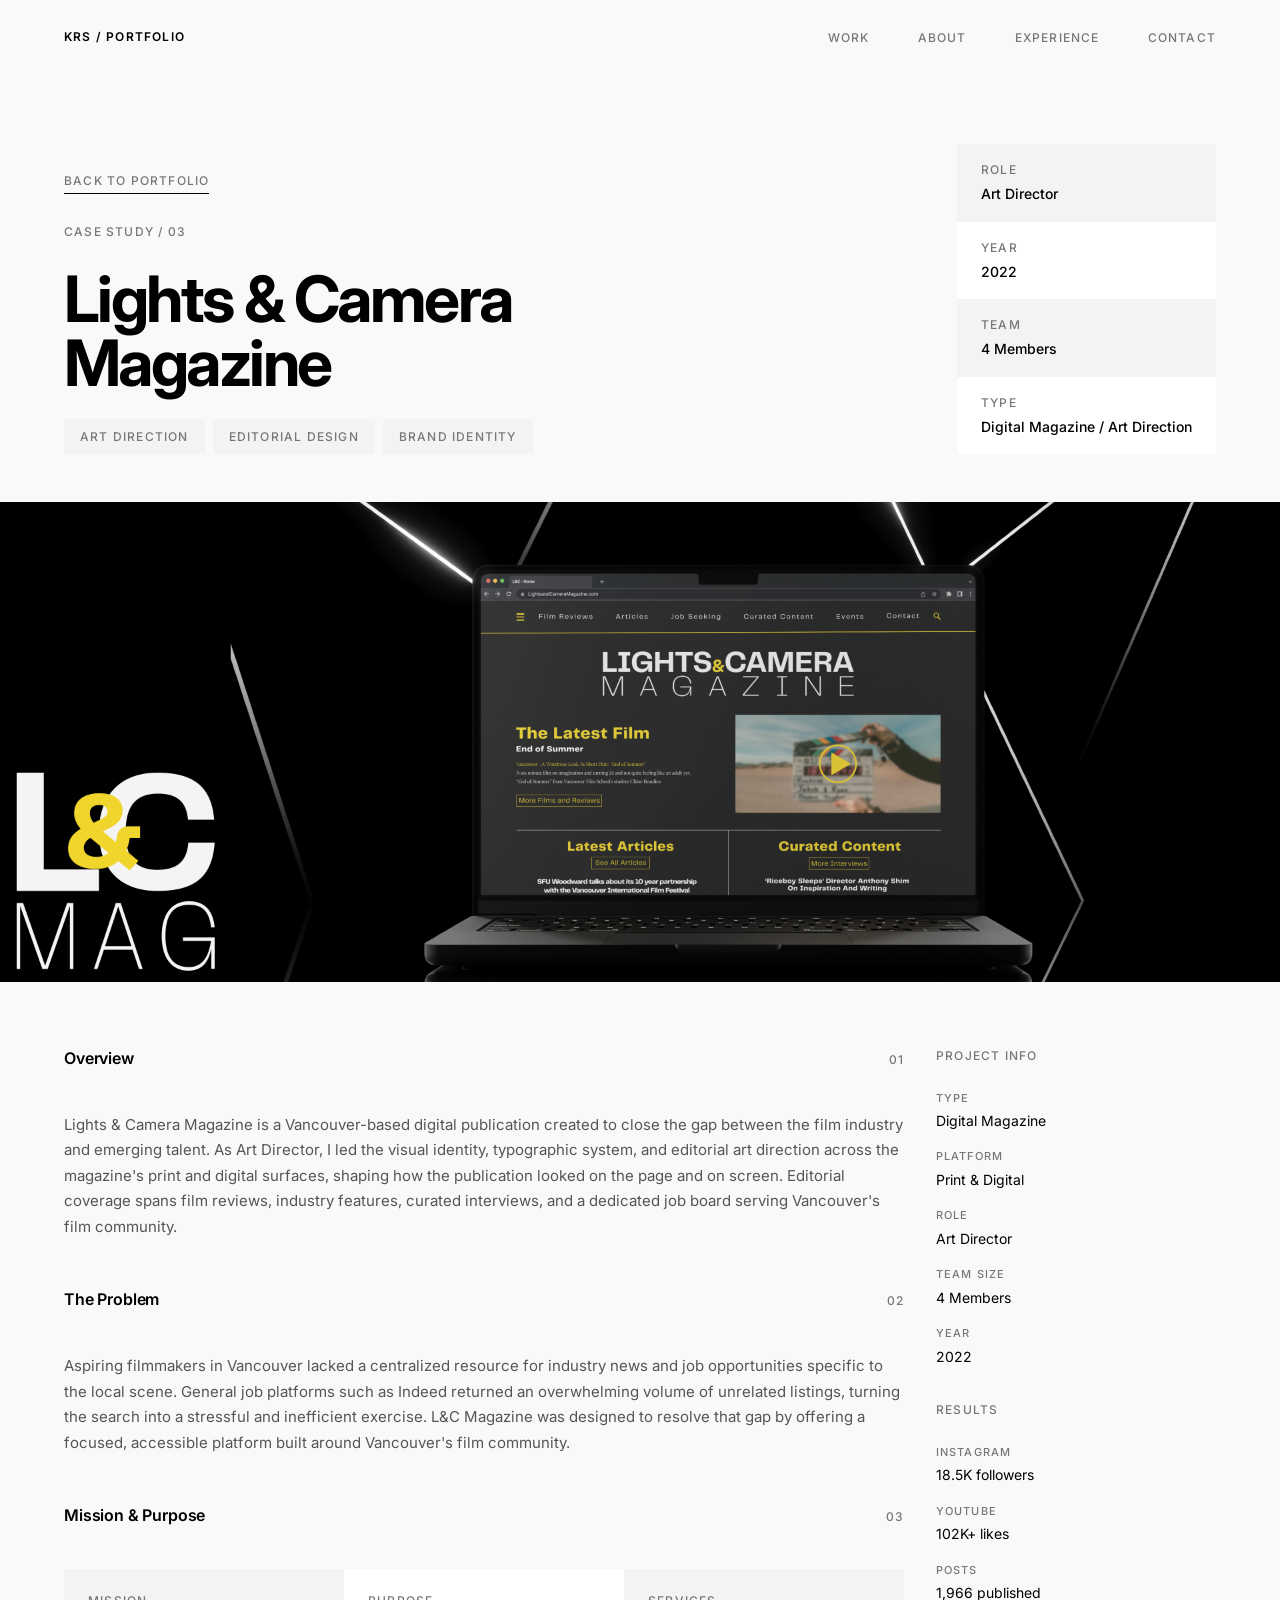
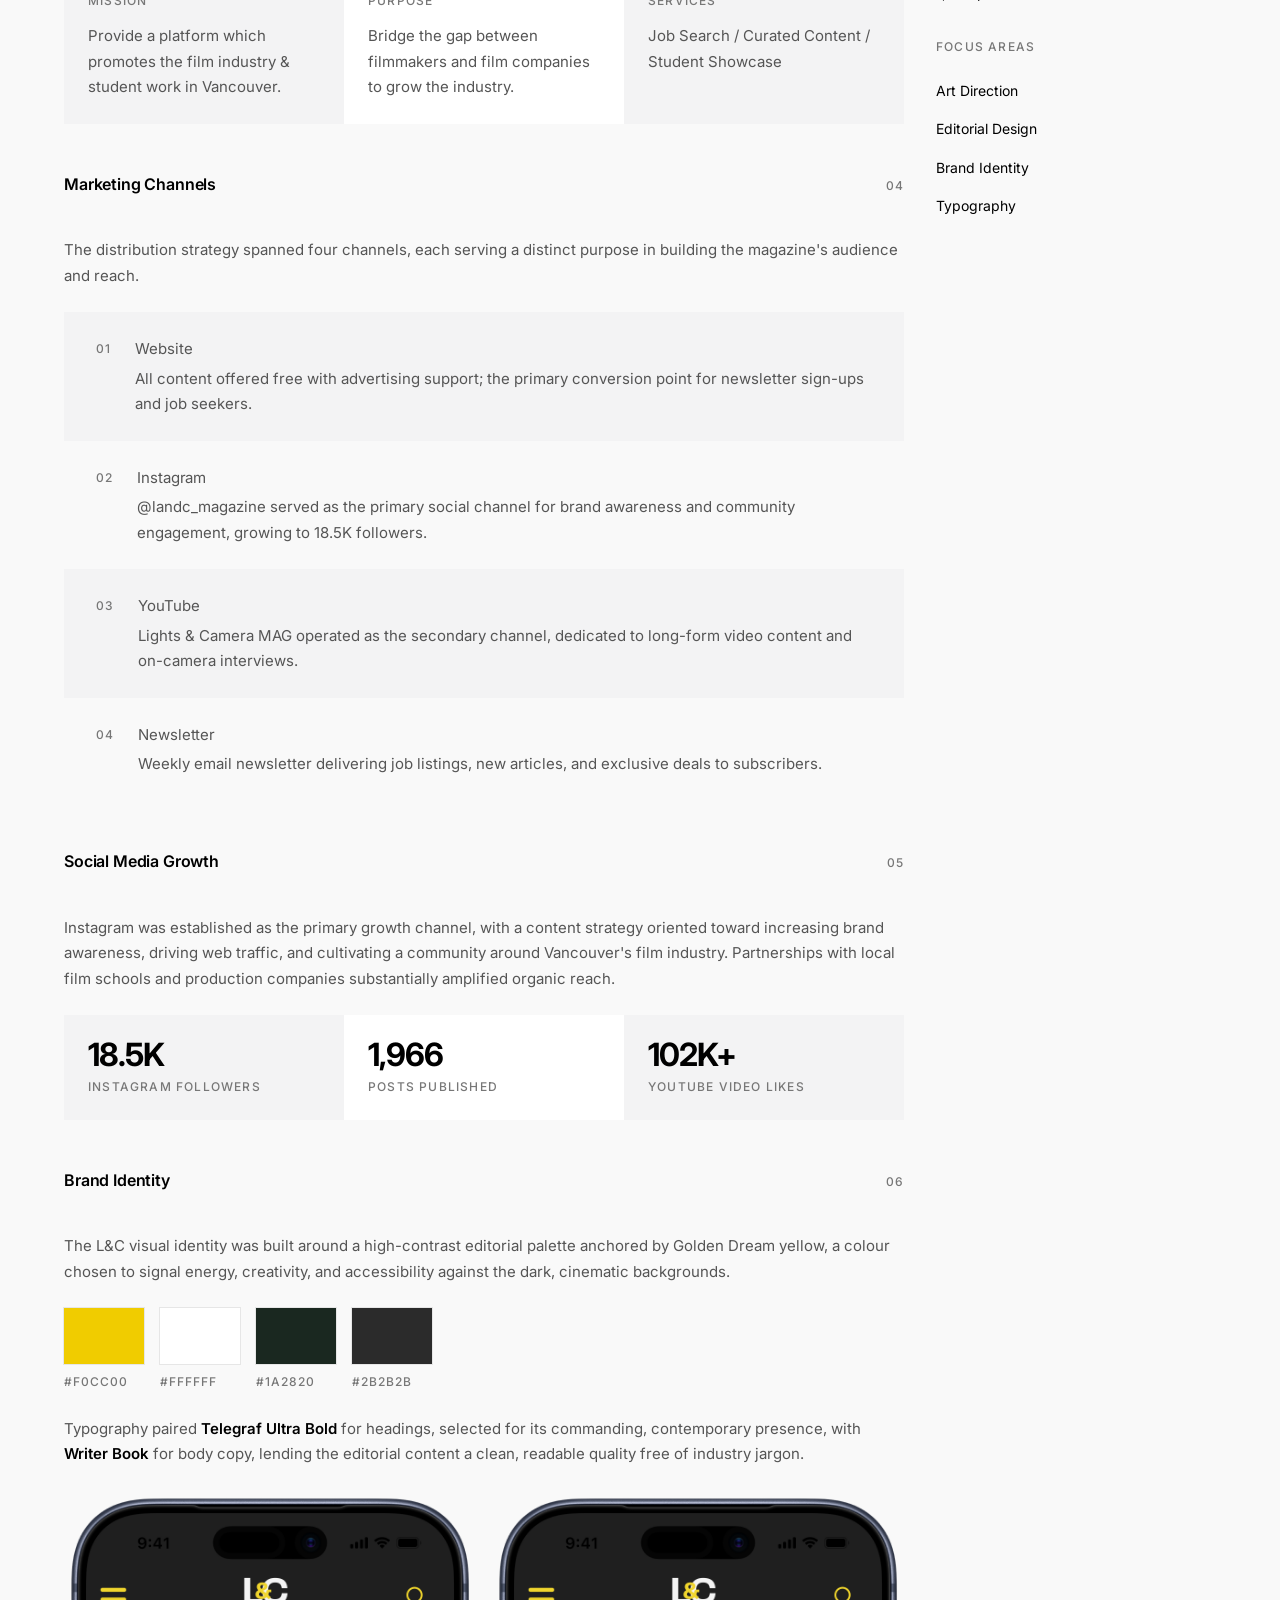
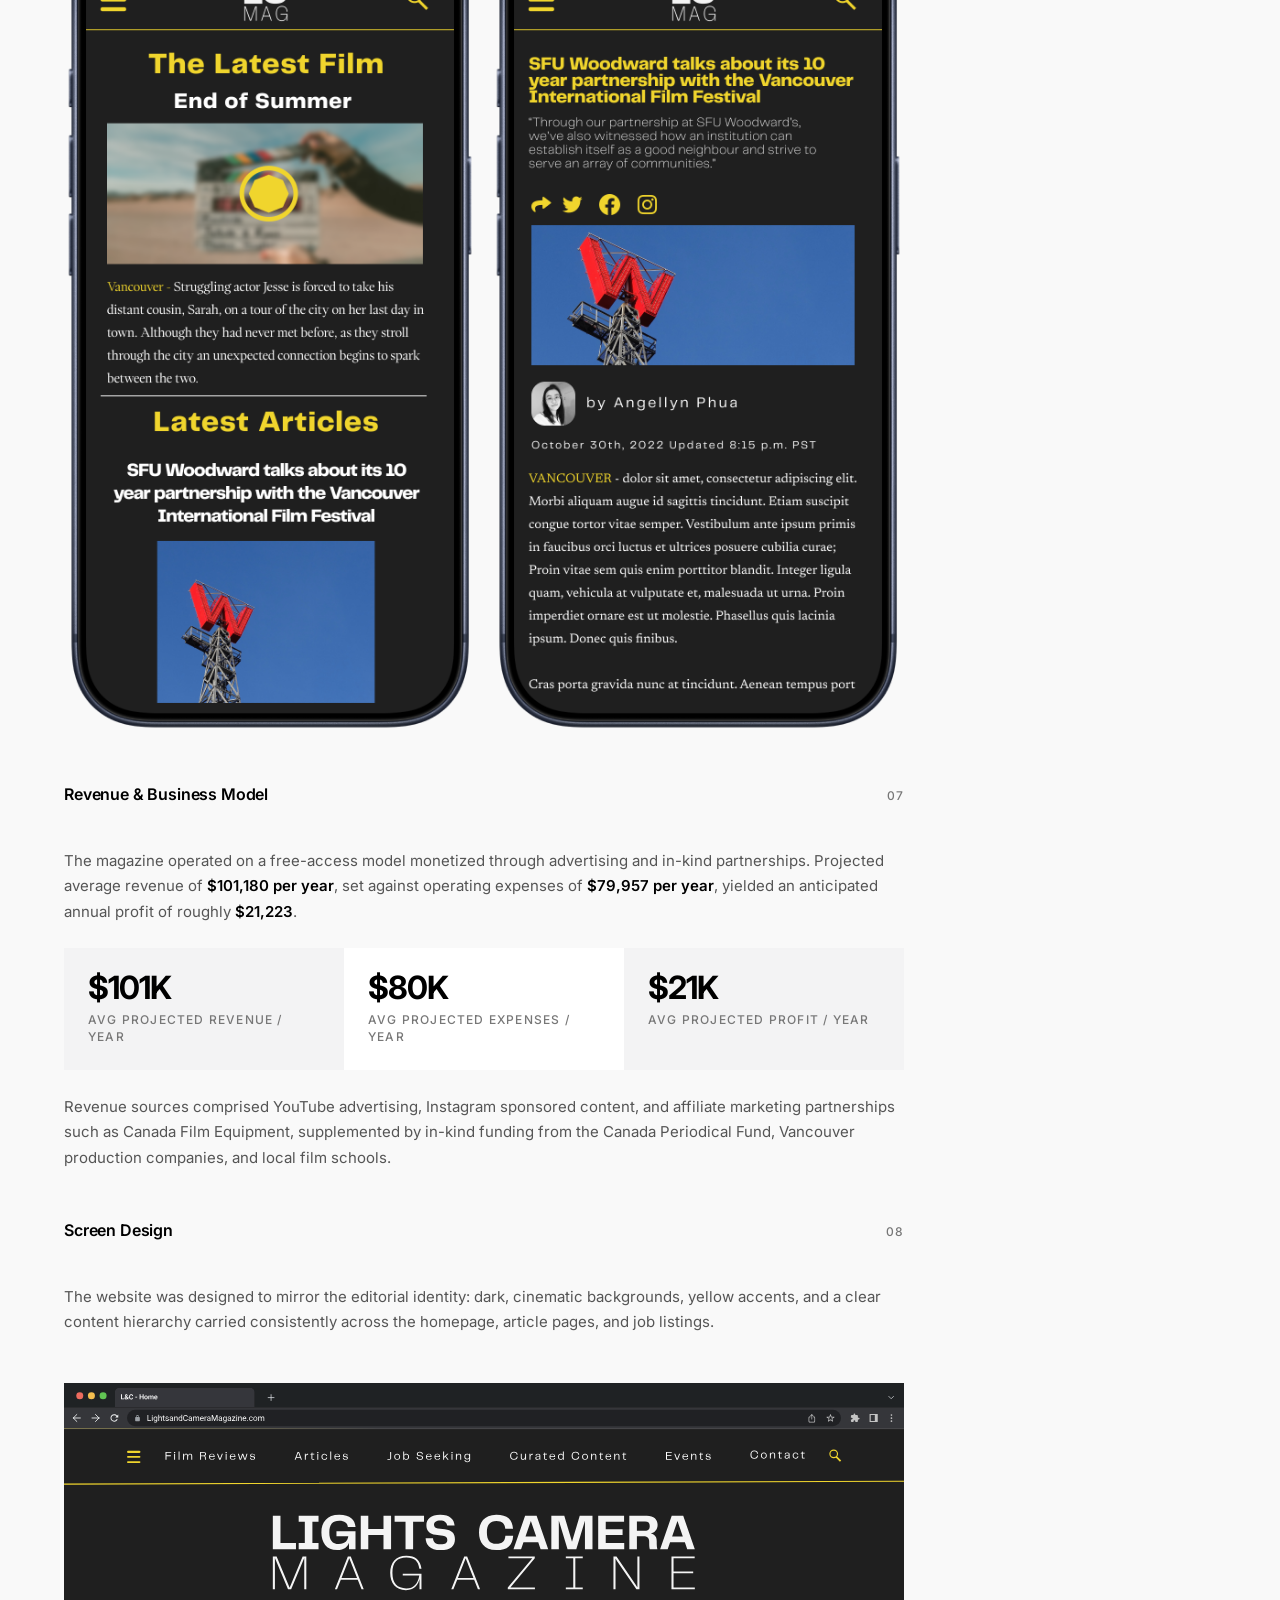
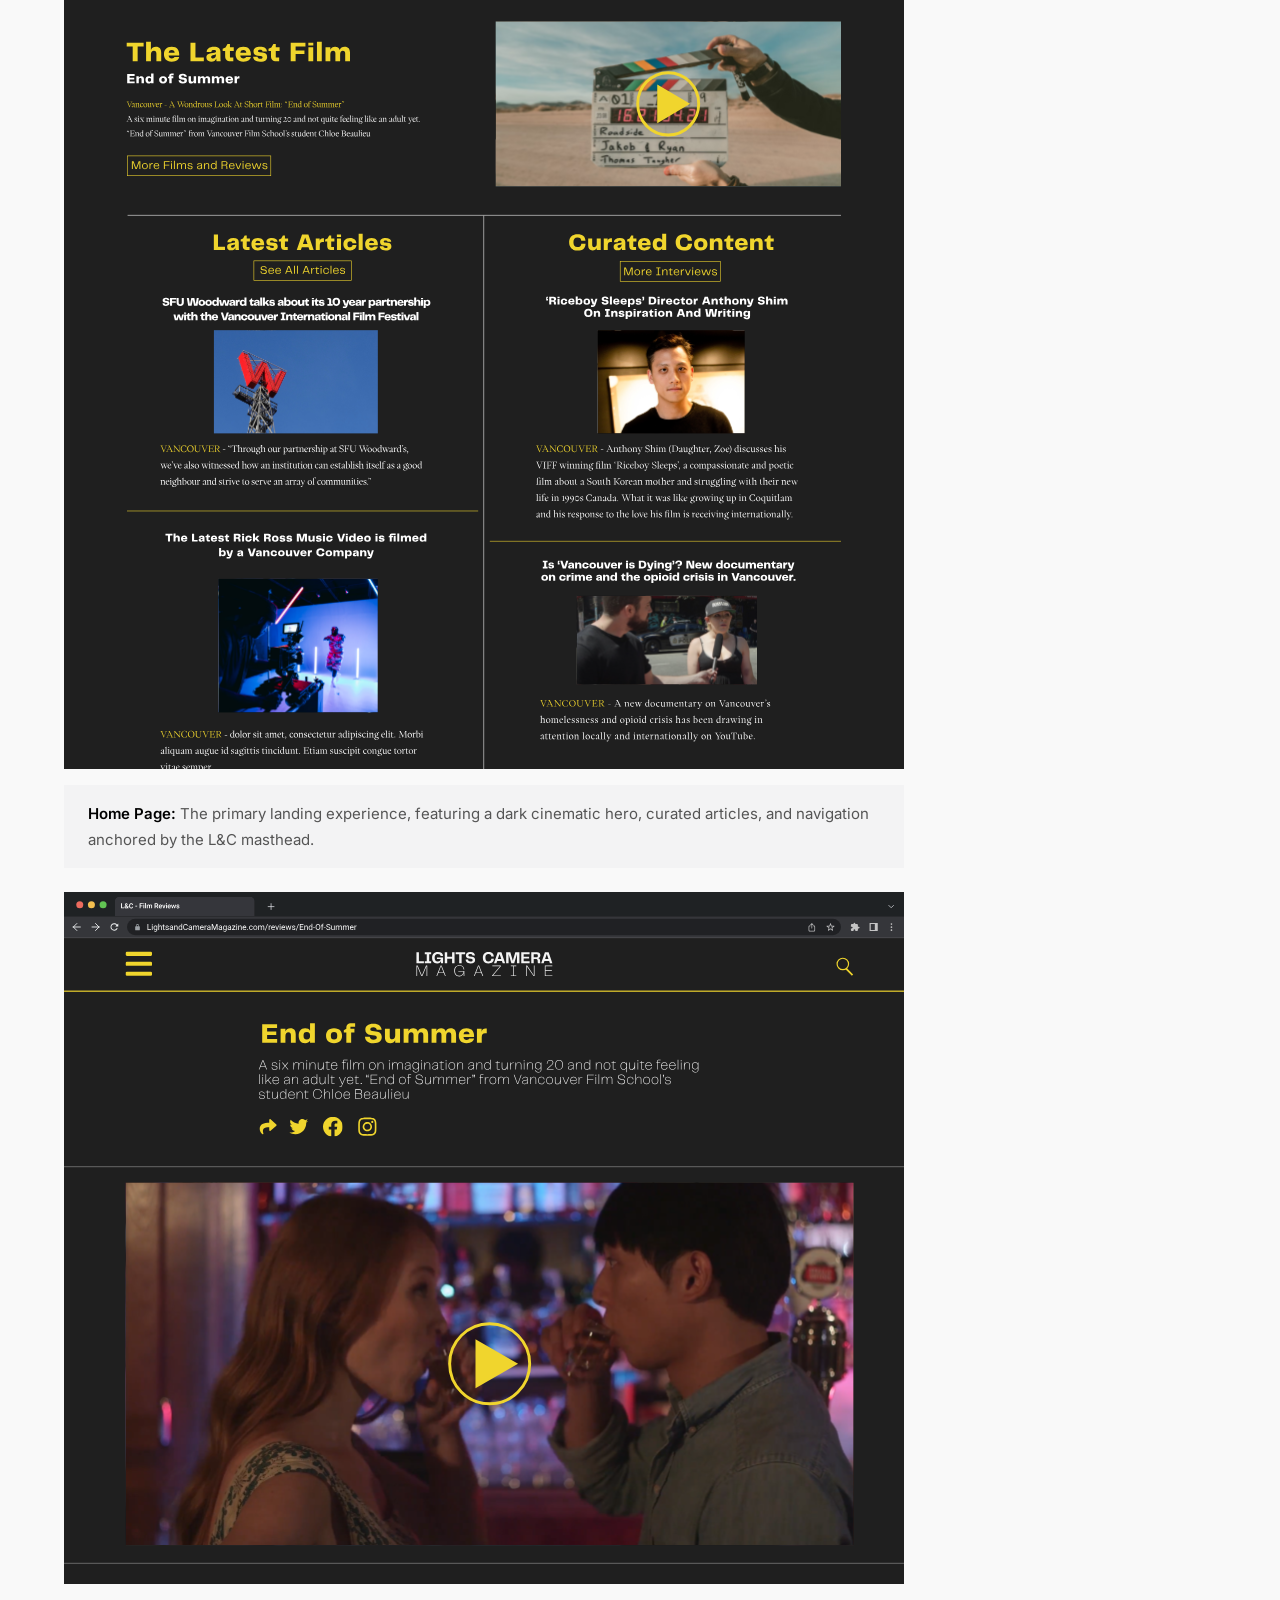
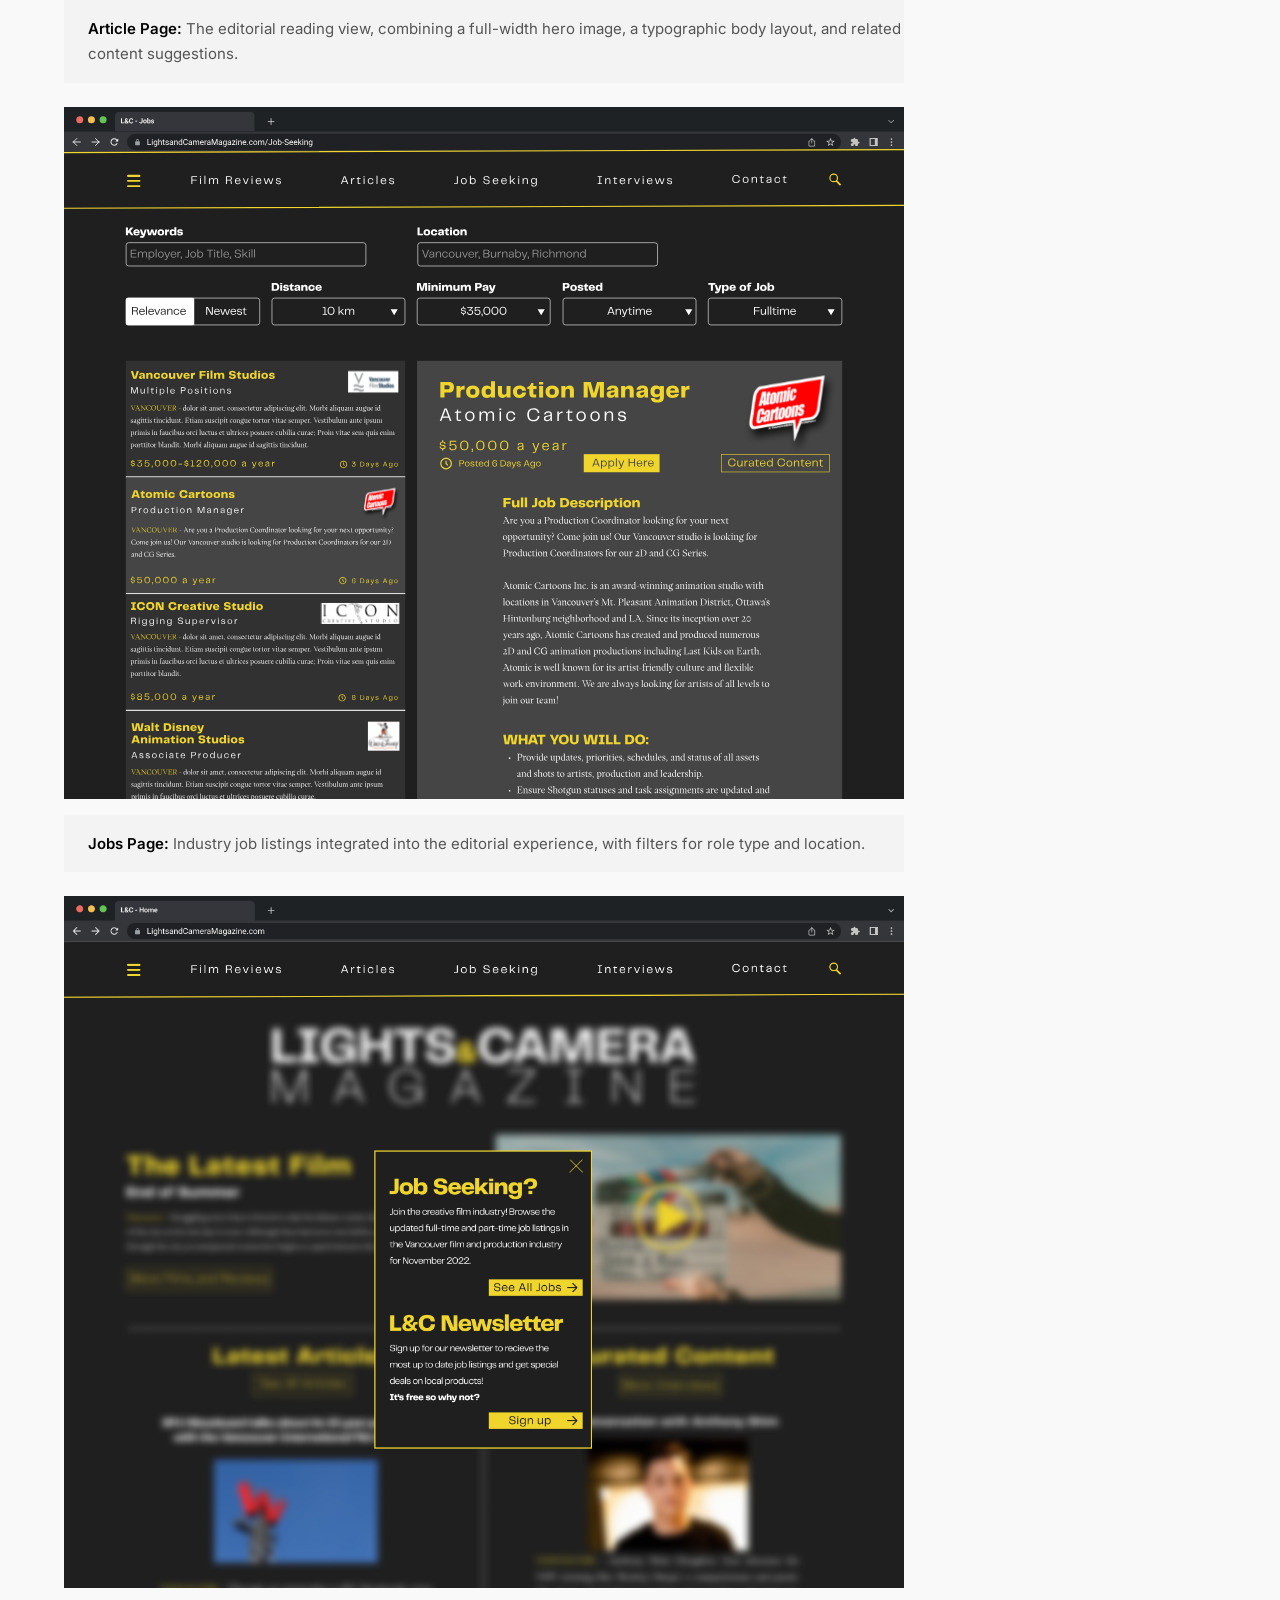
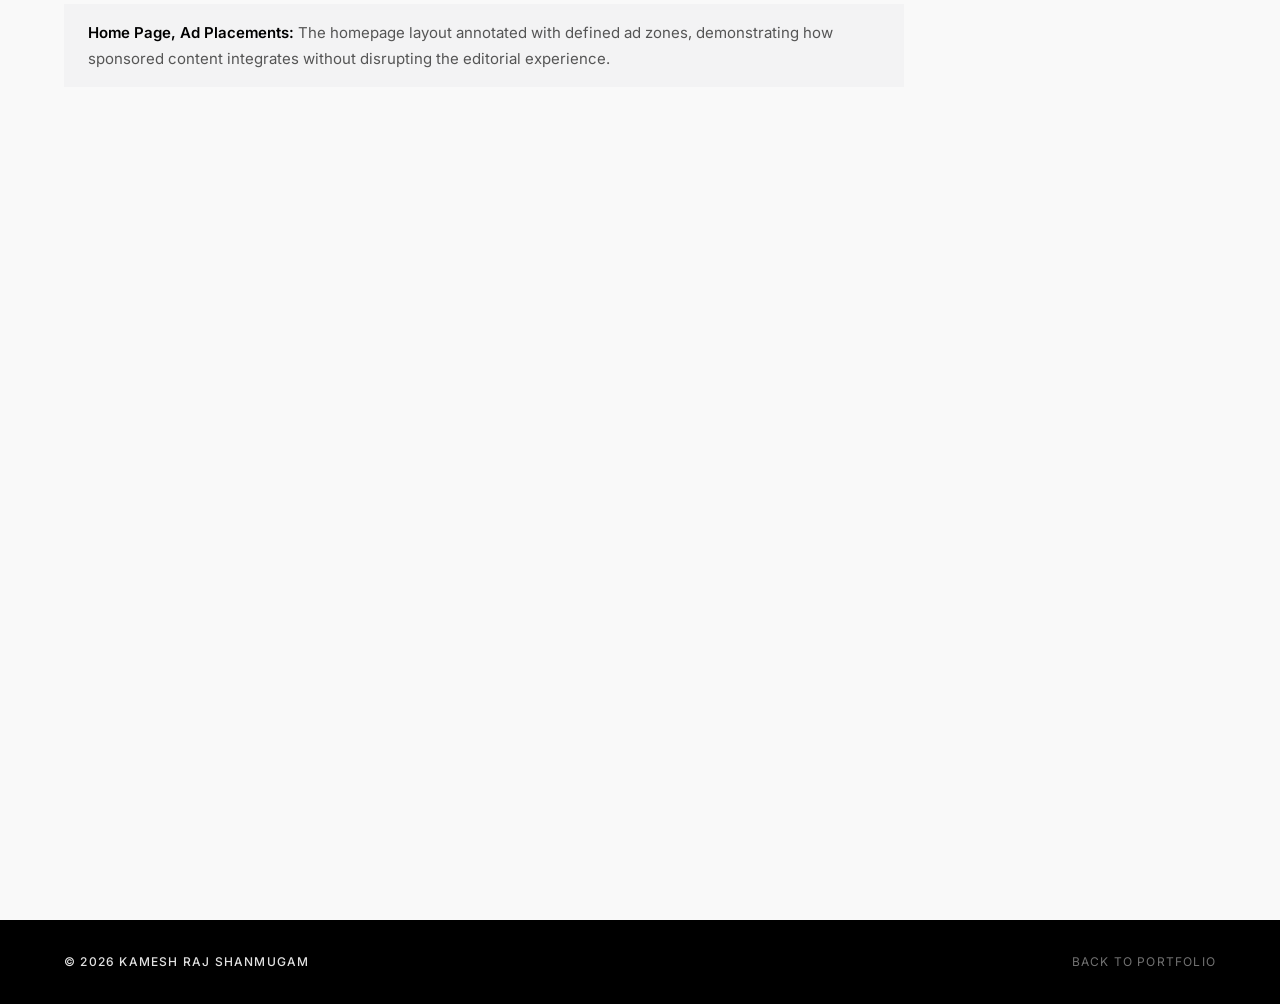
<file: site/projects/lights-camera.html>
<!doctype html>
<html lang="en">
  <head>
    <meta charset="UTF-8" />
    <meta name="viewport" content="width=device-width, initial-scale=1.0" />
    <title>Lights &amp; Camera Magazine | Kamesh Raj Shanmugam</title>
    <meta name="description" content="Case study: art direction and editorial identity for Lights & Camera, a Vancouver film-industry digital magazine." />
    <meta property="og:title" content="Lights &amp; Camera Magazine | Kamesh Raj Shanmugam" />
    <meta property="og:description" content="Case study: art direction and editorial identity for Lights & Camera, a Vancouver film-industry digital magazine." />
    <meta property="og:type" content="article" />
    <link rel="preconnect" href="https://fonts.googleapis.com" />
    <link rel="preconnect" href="https://fonts.gstatic.com" crossorigin />
    <link
      href="https://fonts.googleapis.com/css2?family=Inter:wght@300;400;500;600;700&display=swap"
      rel="stylesheet"
    />
    <link rel="stylesheet" href="../project-styles.css" />
  </head>
  <body>
    <a class="skip-link" href="#main">Skip to content</a>
    <!-- ================================================================
       NAV
    ================================================================ -->
    <nav class="proj-nav" id="projNav" aria-label="Primary">
      <a href="../../index.html" class="nav-logo">KRS / Portfolio</a>
      <ul class="nav-links">
        <li><a href="../../index.html#work">Work</a></li>
        <li><a href="../../index.html#about">About</a></li>
        <li><a href="../../index.html#experience">Experience</a></li>
        <li><a href="../../index.html#contact">Contact</a></li>
      </ul>
      <button
        class="menu-toggle"
        id="menuToggle"
        aria-label="Toggle navigation"
        aria-expanded="false"
        aria-controls="mobileNav"
      >
        <span></span><span></span><span></span>
      </button>
    </nav>

    <!-- Mobile nav -->
    <nav class="mobile-nav" id="mobileNav" aria-label="Mobile">
      <a href="../../index.html#work">Work</a>
      <a href="../../index.html#about">About</a>
      <a href="../../index.html#experience">Experience</a>
      <a href="../../index.html#contact">Contact</a>
      <a href="../../index.html">Back to Portfolio</a>
    </nav>

    <!-- ================================================================
       PAGE
    ================================================================ -->
    <main id="main" class="project-page">
      <!-- Hero -->
      <header class="project-hero">
        <div class="project-hero-left">
          <div class="page-animate">
            <a href="../../index.html" class="nav-back">Back to Portfolio</a>
          </div>
          <div class="page-animate">
            <span class="project-hero-label">Case Study / 03</span>
          </div>
          <h1 class="project-hero-title page-animate">
            Lights &amp; Camera<br />Magazine
          </h1>
          <div class="project-hero-tags page-animate">
            <span class="tag">Art Direction</span>
            <span class="tag">Editorial Design</span>
            <span class="tag">Brand Identity</span>
          </div>
        </div>
        <div class="project-meta-grid page-animate">
          <div class="project-meta-item">
            <span class="label">Role</span>
            <span class="value">Art Director</span>
          </div>
          <div class="project-meta-item">
            <span class="label">Year</span>
            <span class="value">2022</span>
          </div>
          <div class="project-meta-item">
            <span class="label">Team</span>
            <span class="value">4 Members</span>
          </div>
          <div class="project-meta-item">
            <span class="label">Type</span>
            <span class="value">Digital Magazine / Art Direction</span>
          </div>
        </div>
      </header>

      <!-- Banner -->
      <div class="wide-image">
        <img
          src="../../images/L%26C/Cover%20Project%20Page.png"
          alt="Lights &amp; Camera Magazine"
          class="wide-image-media"
        />
      </div>

      <!-- Body -->
      <div class="project-content">
        <div class="project-body">
          <!-- Overview -->
          <section class="content-section reveal">
            <div class="content-section-header">
              <h2 class="content-section-title">Overview</h2>
              <span class="content-section-index">01</span>
            </div>
            <p>
              Lights &amp; Camera Magazine is a Vancouver-based digital
              publication created to close the gap between the film industry
              and emerging talent. As Art Director, I led the visual
              identity, typographic system, and editorial art direction
              across the magazine's print and digital surfaces, shaping how
              the publication looked on the page and on screen. Editorial
              coverage spans film reviews, industry features, curated
              interviews, and a dedicated job board serving Vancouver's
              film community.
            </p>
          </section>

          <!-- The Problem -->
          <section class="content-section reveal">
            <div class="content-section-header">
              <h2 class="content-section-title">The Problem</h2>
              <span class="content-section-index">02</span>
            </div>
            <p>
              Aspiring filmmakers in Vancouver lacked a centralized resource
              for industry news and job opportunities specific to the local
              scene. General job platforms such as Indeed returned an
              overwhelming volume of unrelated listings, turning the search
              into a stressful and inefficient exercise. L&amp;C Magazine was
              designed to resolve that gap by offering a focused, accessible
              platform built around Vancouver's film community.
            </p>
          </section>

          <!-- Mission & Purpose -->
          <section class="content-section reveal">
            <div class="content-section-header">
              <h2 class="content-section-title">Mission &amp; Purpose</h2>
              <span class="content-section-index">03</span>
            </div>
            <div class="stat-grid reveal-stagger">
              <div class="stat-item">
                <span class="stat-label">Mission</span>
                <p class="stat-copy">
                  Provide a platform which promotes the film industry &amp;
                  student work in Vancouver.
                </p>
              </div>
              <div class="stat-item">
                <span class="stat-label">Purpose</span>
                <p class="stat-copy">
                  Bridge the gap between filmmakers and film companies to grow
                  the industry.
                </p>
              </div>
              <div class="stat-item">
                <span class="stat-label">Services</span>
                <p class="stat-copy">
                  Job Search / Curated Content / Student Showcase
                </p>
              </div>
            </div>
          </section>

          <!-- Marketing Channels -->
          <section class="content-section reveal">
            <div class="content-section-header">
              <h2 class="content-section-title">Marketing Channels</h2>
              <span class="content-section-index">04</span>
            </div>
            <p>
              The distribution strategy spanned four channels, each serving a
              distinct purpose in building the magazine's audience and reach.
            </p>
            <div class="goal-list reveal-stagger">
              <div class="goal-item">
                <span class="goal-number">01</span>
                <div>
                  <p class="goal-title">Website</p>
                  <p class="goal-desc">
                    All content offered free with advertising support; the
                    primary conversion point for newsletter sign-ups and job
                    seekers.
                  </p>
                </div>
              </div>
              <div class="goal-item">
                <span class="goal-number">02</span>
                <div>
                  <p class="goal-title">Instagram</p>
                  <p class="goal-desc">
                    @landc_magazine served as the primary social channel for
                    brand awareness and community engagement, growing to 18.5K
                    followers.
                  </p>
                </div>
              </div>
              <div class="goal-item">
                <span class="goal-number">03</span>
                <div>
                  <p class="goal-title">YouTube</p>
                  <p class="goal-desc">
                    Lights &amp; Camera MAG operated as the secondary channel,
                    dedicated to long-form video content and on-camera
                    interviews.
                  </p>
                </div>
              </div>
              <div class="goal-item">
                <span class="goal-number">04</span>
                <div>
                  <p class="goal-title">Newsletter</p>
                  <p class="goal-desc">
                    Weekly email newsletter delivering job listings, new
                    articles, and exclusive deals to subscribers.
                  </p>
                </div>
              </div>
            </div>
          </section>

          <!-- Social Media Growth -->
          <section class="content-section reveal">
            <div class="content-section-header">
              <h2 class="content-section-title">Social Media Growth</h2>
              <span class="content-section-index">05</span>
            </div>
            <p>
              Instagram was established as the primary growth channel, with a
              content strategy oriented toward increasing brand awareness,
              driving web traffic, and cultivating a community around
              Vancouver's film industry. Partnerships with local film schools
              and production companies substantially amplified organic reach.
            </p>
            <div class="stat-grid reveal-stagger">
              <div class="stat-item">
                <span class="stat-value">18.5K</span>
                <span class="stat-label">Instagram Followers</span>
              </div>
              <div class="stat-item">
                <span class="stat-value">1,966</span>
                <span class="stat-label">Posts Published</span>
              </div>
              <div class="stat-item">
                <span class="stat-value">102K+</span>
                <span class="stat-label">YouTube Video Likes</span>
              </div>
            </div>
          </section>

          <!-- Brand Identity -->
          <section class="content-section reveal">
            <div class="content-section-header">
              <h2 class="content-section-title">Brand Identity</h2>
              <span class="content-section-index">06</span>
            </div>
            <p>
              The L&amp;C visual identity was built around a high-contrast
              editorial palette anchored by Golden Dream yellow, a colour
              chosen to signal energy, creativity, and accessibility against
              the dark, cinematic backgrounds.
            </p>
            <div class="palette-grid reveal-stagger">
              <div class="swatch">
                <div class="swatch-block swatch-lc-gold"></div>
                <span class="swatch-label">#F0CC00</span>
              </div>
              <div class="swatch">
                <div class="swatch-block swatch-lc-white"></div>
                <span class="swatch-label">#FFFFFF</span>
              </div>
              <div class="swatch">
                <div class="swatch-block swatch-lc-green"></div>
                <span class="swatch-label">#1A2820</span>
              </div>
              <div class="swatch">
                <div class="swatch-block swatch-lc-charcoal"></div>
                <span class="swatch-label">#2B2B2B</span>
              </div>
            </div>
            <p>
              Typography paired <strong>Telegraf Ultra Bold</strong> for
              headings, selected for its commanding, contemporary presence,
              with <strong>Writer Book</strong> for body copy, lending the
              editorial content a clean, readable quality free of industry
              jargon.
            </p>
            <div class="image-grid image-grid--tight reveal-stagger">
              <div class="media-frame">
                <img
                  src="../../images/L%26C/Screen%20One.png"
                  alt="L&amp;C Magazine Screen One"
                 
                />
              </div>
              <div class="media-frame">
                <img
                  src="../../images/L%26C/Screen%20Two.png"
                  alt="L&amp;C Magazine Screen Two"
                 
                />
              </div>
            </div>
          </section>

          <!-- Revenue Strategy -->
          <section class="content-section reveal">
            <div class="content-section-header">
              <h2 class="content-section-title">
                Revenue &amp; Business Model
              </h2>
              <span class="content-section-index">07</span>
            </div>
            <p>
              The magazine operated on a free-access model monetized through
              advertising and in-kind partnerships. Projected average revenue
              of <strong>$101,180 per year</strong>, set against operating
              expenses of <strong>$79,957 per year</strong>, yielded an
              anticipated annual profit of roughly
              <strong>$21,223</strong>.
            </p>
            <div class="stat-grid reveal-stagger">
              <div class="stat-item">
                <span class="stat-value">$101K</span>
                <span class="stat-label">Avg Projected Revenue / Year</span>
              </div>
              <div class="stat-item">
                <span class="stat-value">$80K</span>
                <span class="stat-label">Avg Projected Expenses / Year</span>
              </div>
              <div class="stat-item">
                <span class="stat-value">$21K</span>
                <span class="stat-label">Avg Projected Profit / Year</span>
              </div>
            </div>
            <p>
              Revenue sources comprised YouTube advertising, Instagram
              sponsored content, and affiliate marketing partnerships such as
              Canada Film Equipment, supplemented by in-kind funding from the
              Canada Periodical Fund, Vancouver production companies, and
              local film schools.
            </p>
          </section>

          <!-- Screen Design -->
          <section class="content-section reveal">
            <div class="content-section-header">
              <h2 class="content-section-title">Screen Design</h2>
              <span class="content-section-index">08</span>
            </div>
            <p>
              The website was designed to mirror the editorial identity:
              dark, cinematic backgrounds, yellow accents, and a clear content
              hierarchy carried consistently across the homepage, article
              pages, and job listings.
            </p>
            <div
              class="image-grid image-grid--stack reveal-stagger"
            >
              <div>
                <div class="media-frame">
                  <img
                    src="../../images/L%26C/Home%20Page.svg"
                    alt="L&amp;C Magazine Home Page"
                   
                  />
                </div>
                <p class="image-caption">
                  <strong>Home Page:</strong> The primary landing experience,
                  featuring a dark cinematic hero, curated articles, and
                  navigation anchored by the L&C masthead.
                </p>
              </div>
              <div>
                <div class="media-frame">
                  <img
                    src="../../images/L%26C/Article%20Page.svg"
                    alt="L&amp;C Magazine Article Page"
                   
                  />
                </div>
                <p class="image-caption">
                  <strong>Article Page:</strong> The editorial reading view,
                  combining a full-width hero image, a typographic body
                  layout, and related content suggestions.
                </p>
              </div>
              <div>
                <div class="media-frame">
                  <img
                    src="../../images/L%26C/Jobs%20Page.svg"
                    alt="L&amp;C Magazine Jobs Page"
                   
                  />
                </div>
                <p class="image-caption">
                  <strong>Jobs Page:</strong> Industry job listings integrated
                  into the editorial experience, with filters for role type and
                  location.
                </p>
              </div>
              <div>
                <div class="media-frame">
                  <img
                    src="../../images/L%26C/Home%20Page%20AD.png"
                    alt="L&amp;C Magazine Home Page with Ad Placements"
                   
                  />
                </div>
                <p class="image-caption">
                  <strong>Home Page, Ad Placements:</strong> The homepage
                  layout annotated with defined ad zones, demonstrating how
                  sponsored content integrates without disrupting the
                  editorial experience.
                </p>
              </div>
            </div>
          </section>

          <!-- The Team -->
          <section class="content-section reveal">
            <div class="content-section-header">
              <h2 class="content-section-title">The Team</h2>
              <span class="content-section-index">09</span>
            </div>
            <div class="team-grid reveal-stagger">
              <div class="team-item">
                <p class="team-name">Kai von Dehn</p>
                <p class="team-role">Marketing</p>
              </div>
              <div class="team-item">
                <p class="team-name">Angellyn Phua</p>
                <p class="team-role">Editor</p>
              </div>
              <div class="team-item">
                <p class="team-name">Han Yan</p>
                <p class="team-role">Publisher</p>
              </div>
              <div class="team-item">
                <p class="team-name">Kamesh Raj</p>
                <p class="team-role">Art Director</p>
              </div>
            </div>
          </section>

          <!-- Reflection -->
          <section class="content-section reveal">
            <div class="content-section-header">
              <h2 class="content-section-title">Reflection</h2>
              <span class="content-section-index">10</span>
            </div>
            <p>
              The strongest lesson from Lights &amp; Camera was that a
              magazine brand has to work as a system, not a set of one-off
              layouts. Once the yellow signal, dark field, and type pairing
              were locked, every surface — Instagram, article pages, job
              listings, and ad placements — could inherit the same voice
              without looking templated.
            </p>
            <p>
              Working inside a four-person team also clarified where art
              direction ends and collaboration begins. Editorial, marketing,
              and publishing decisions shaped what the identity needed to
              carry; my job was to give those decisions a coherent visual
              language and keep sponsored placements from breaking the
              reading experience.
            </p>
            <p>
              If I revisited the project, I would push further on
              accessibility for the dark UI, tighten the digital type scale
              for long-form reading, and document the identity as a lighter
              design system so future contributors could extend it without
              diluting the masthead.
            </p>
          </section>
        </div>

        <!-- Sidebar -->
        <aside class="project-sidebar">
          <div class="sidebar-group reveal">
            <p class="sidebar-group-title">Project Info</p>
            <div class="sidebar-item">
              <span class="sidebar-label">Type</span>
              <span class="sidebar-value">Digital Magazine</span>
            </div>
            <div class="sidebar-item">
              <span class="sidebar-label">Platform</span>
              <span class="sidebar-value">Print &amp; Digital</span>
            </div>
            <div class="sidebar-item">
              <span class="sidebar-label">Role</span>
              <span class="sidebar-value">Art Director</span>
            </div>
            <div class="sidebar-item">
              <span class="sidebar-label">Team Size</span>
              <span class="sidebar-value">4 Members</span>
            </div>
            <div class="sidebar-item">
              <span class="sidebar-label">Year</span>
              <span class="sidebar-value">2022</span>
            </div>
          </div>
          <div class="sidebar-group reveal">
            <p class="sidebar-group-title">Results</p>
            <div class="sidebar-item">
              <span class="sidebar-label">Instagram</span>
              <span class="sidebar-value">18.5K followers</span>
            </div>
            <div class="sidebar-item">
              <span class="sidebar-label">YouTube</span>
              <span class="sidebar-value">102K+ likes</span>
            </div>
            <div class="sidebar-item">
              <span class="sidebar-label">Posts</span>
              <span class="sidebar-value">1,966 published</span>
            </div>
          </div>
          <div class="sidebar-group reveal">
            <p class="sidebar-group-title">Focus Areas</p>
            <div class="sidebar-item">
              <span class="sidebar-value">Art Direction</span>
            </div>
            <div class="sidebar-item">
              <span class="sidebar-value">Editorial Design</span>
            </div>
            <div class="sidebar-item">
              <span class="sidebar-value">Brand Identity</span>
            </div>
            <div class="sidebar-item">
              <span class="sidebar-value">Typography</span>
            </div>
          </div>
        </aside>
      </div>
    </main>

    <!-- ================================================================
       FOOTER
    ================================================================ -->
    <footer class="proj-footer">
      <span class="footer-copy">&copy; 2026 Kamesh Raj Shanmugam</span>
      <a href="../../index.html" class="footer-back">Back to Portfolio</a>
    </footer>

    <script src="../project-script.js"></script>
  </body>
</html>
</file>
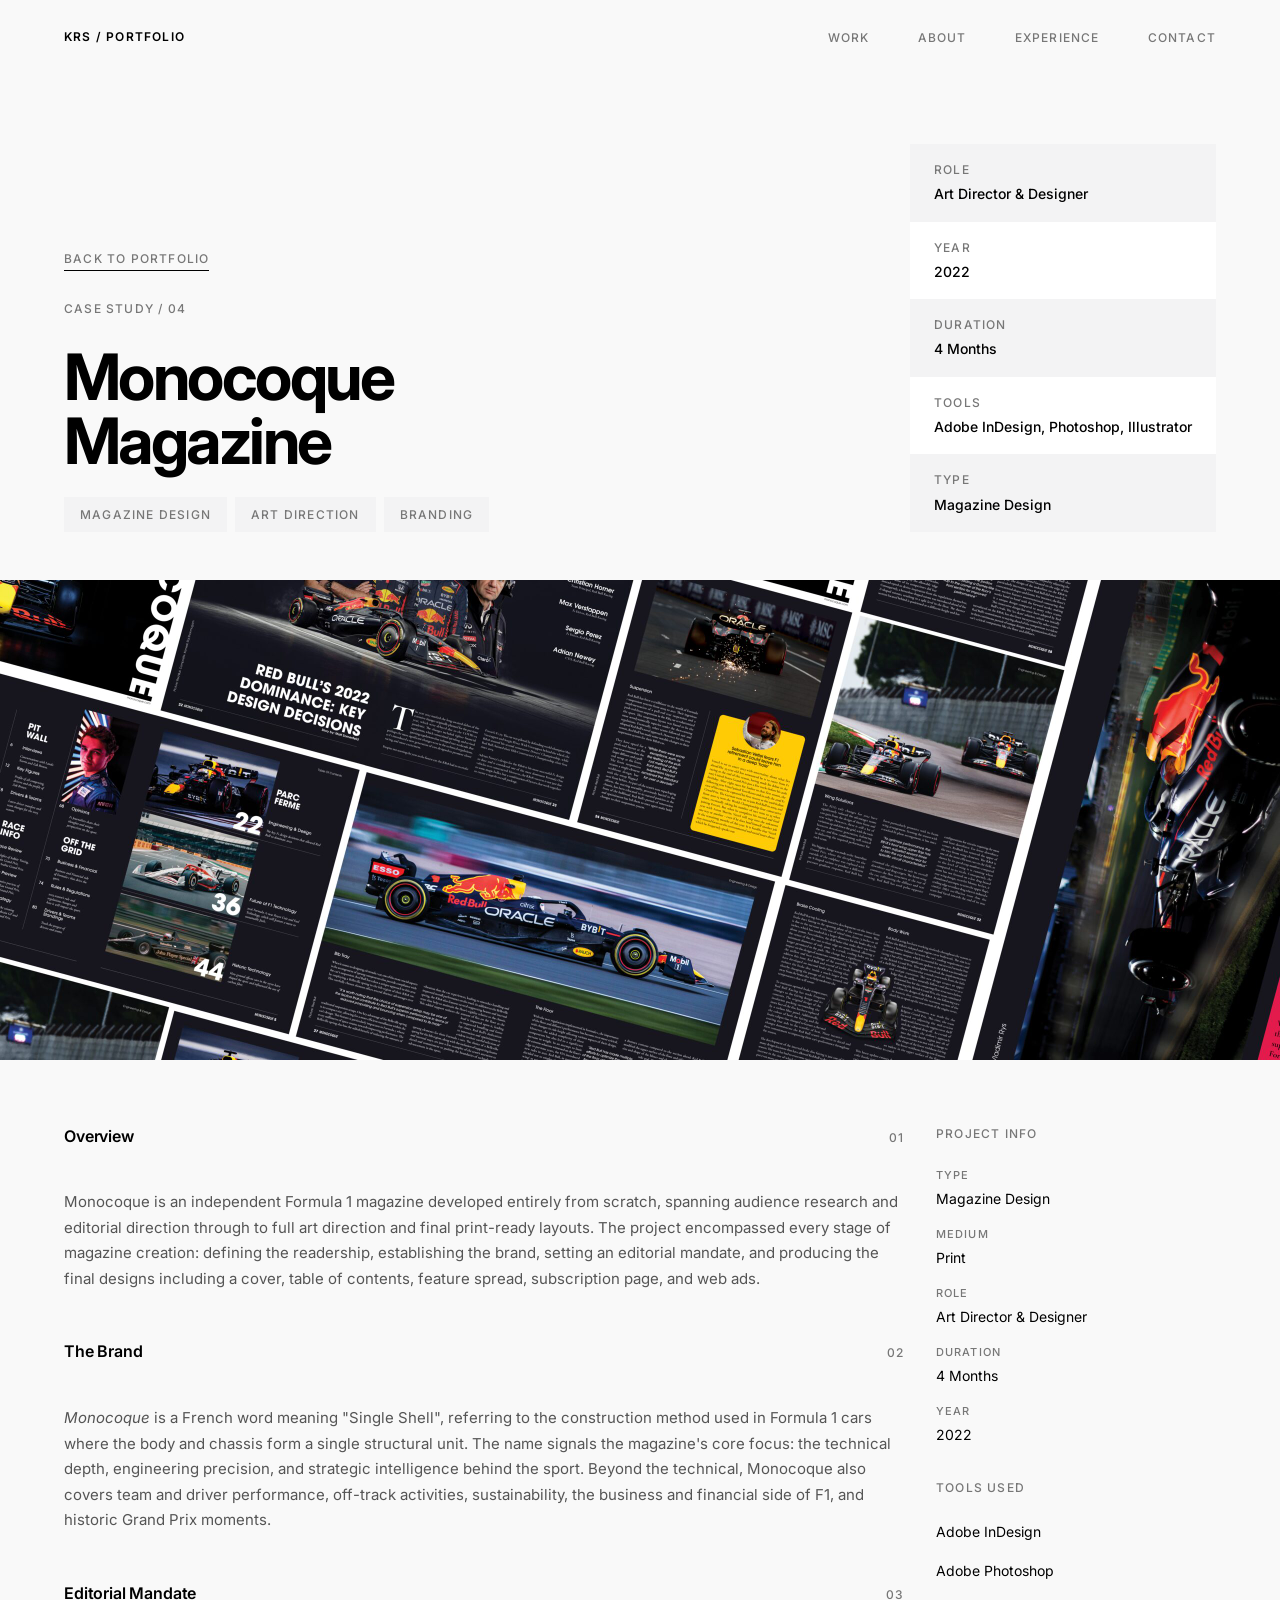
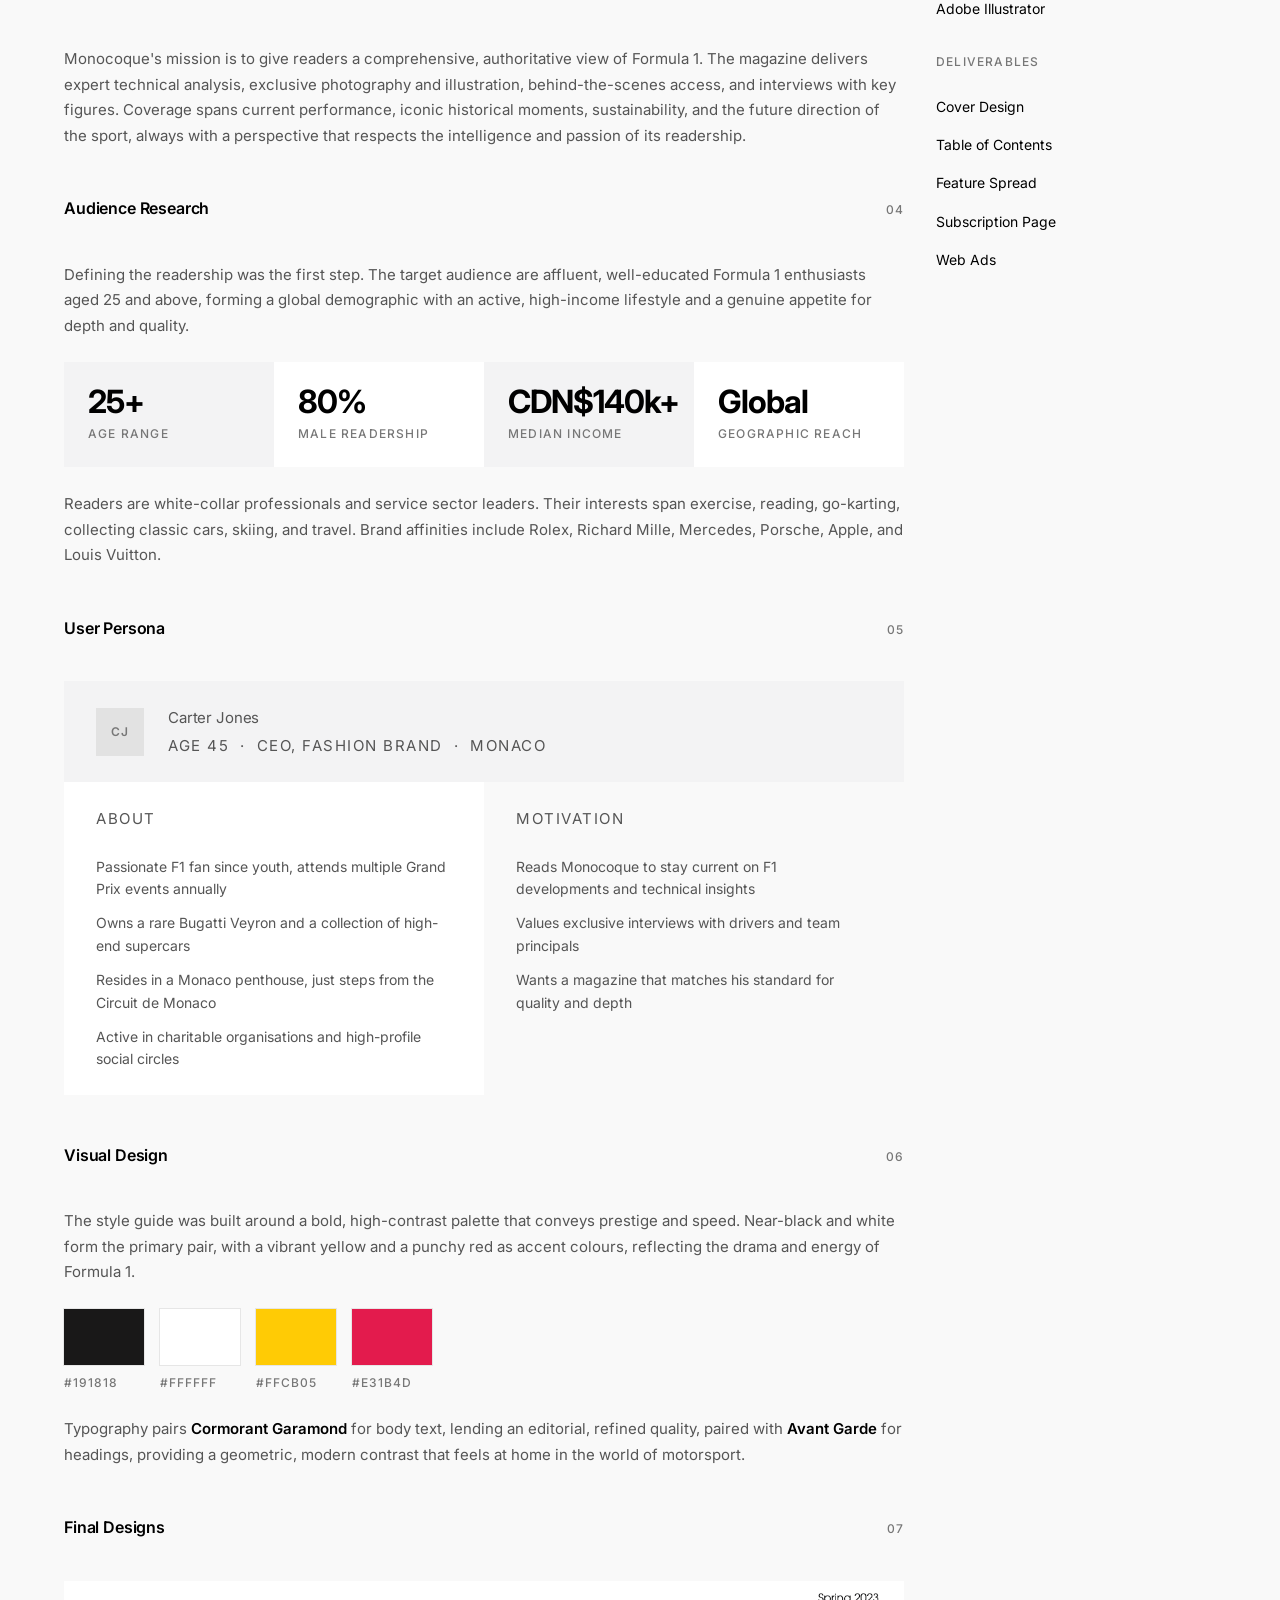
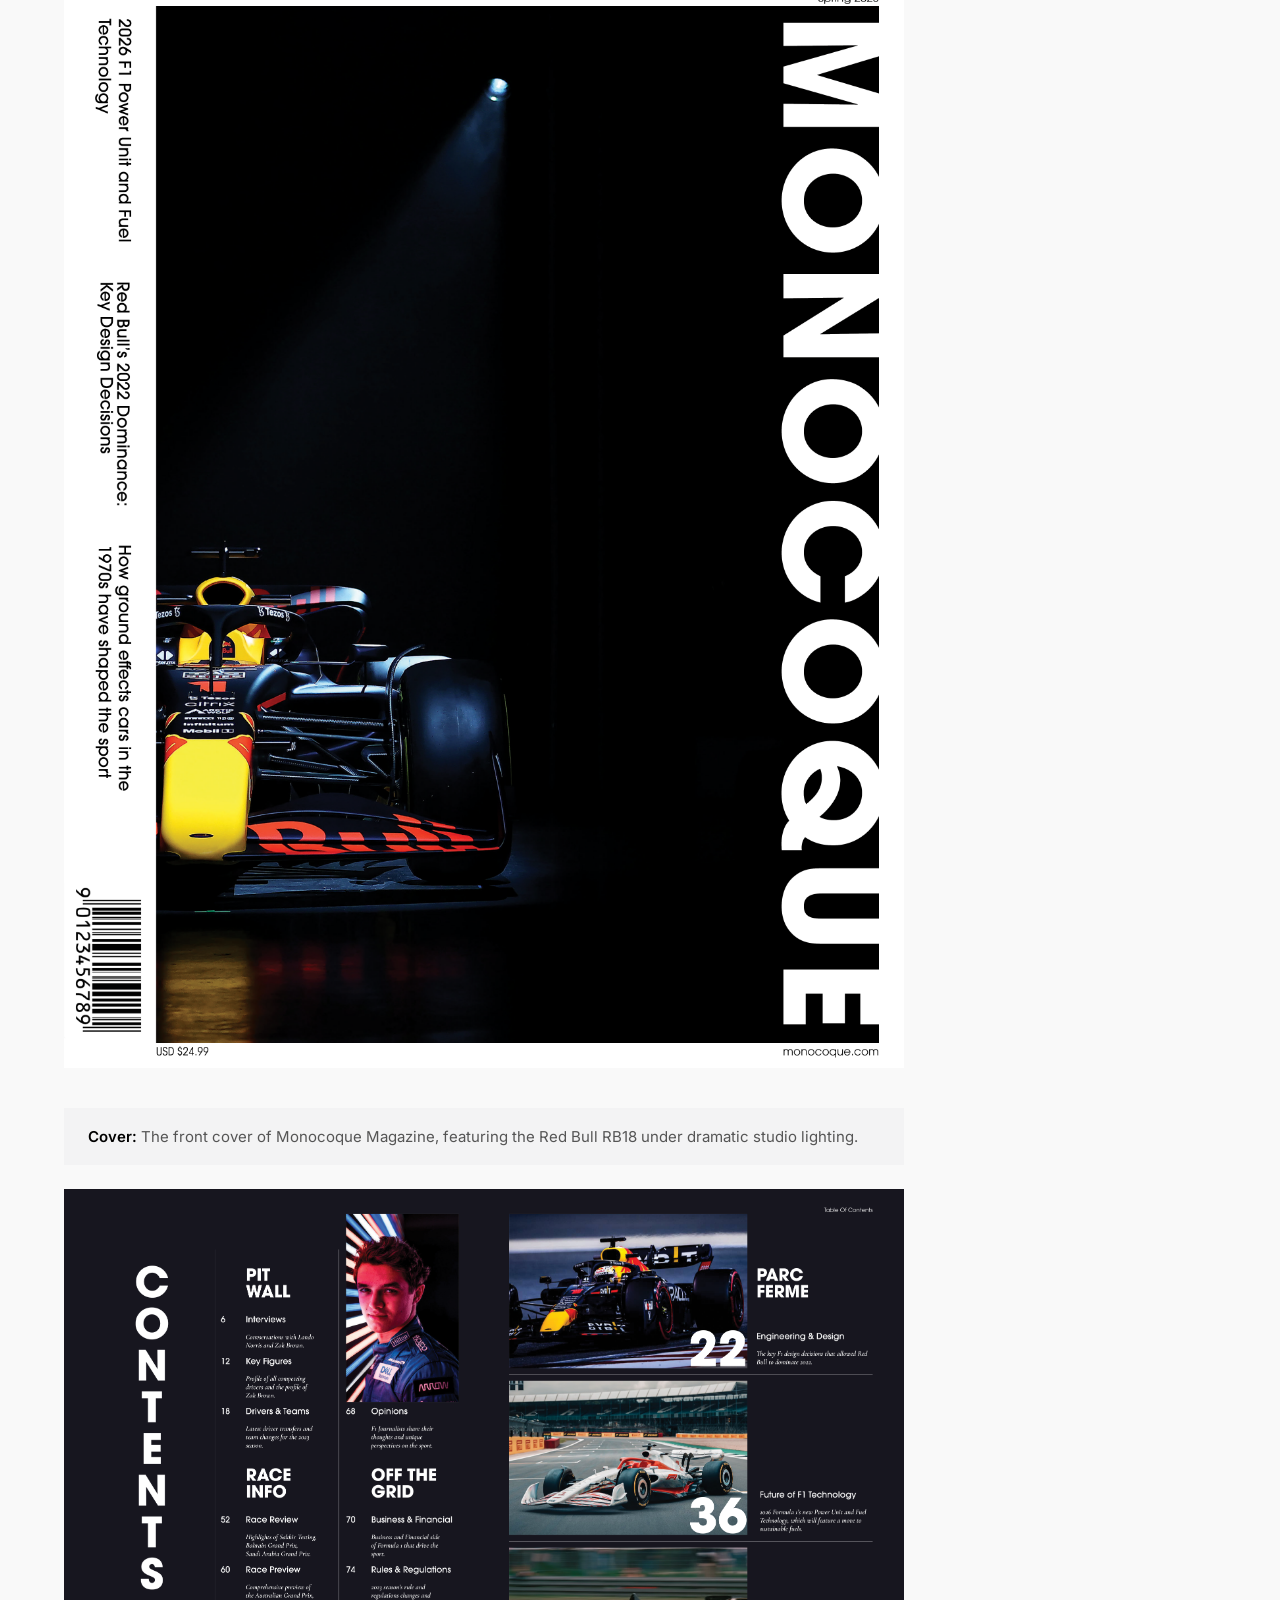
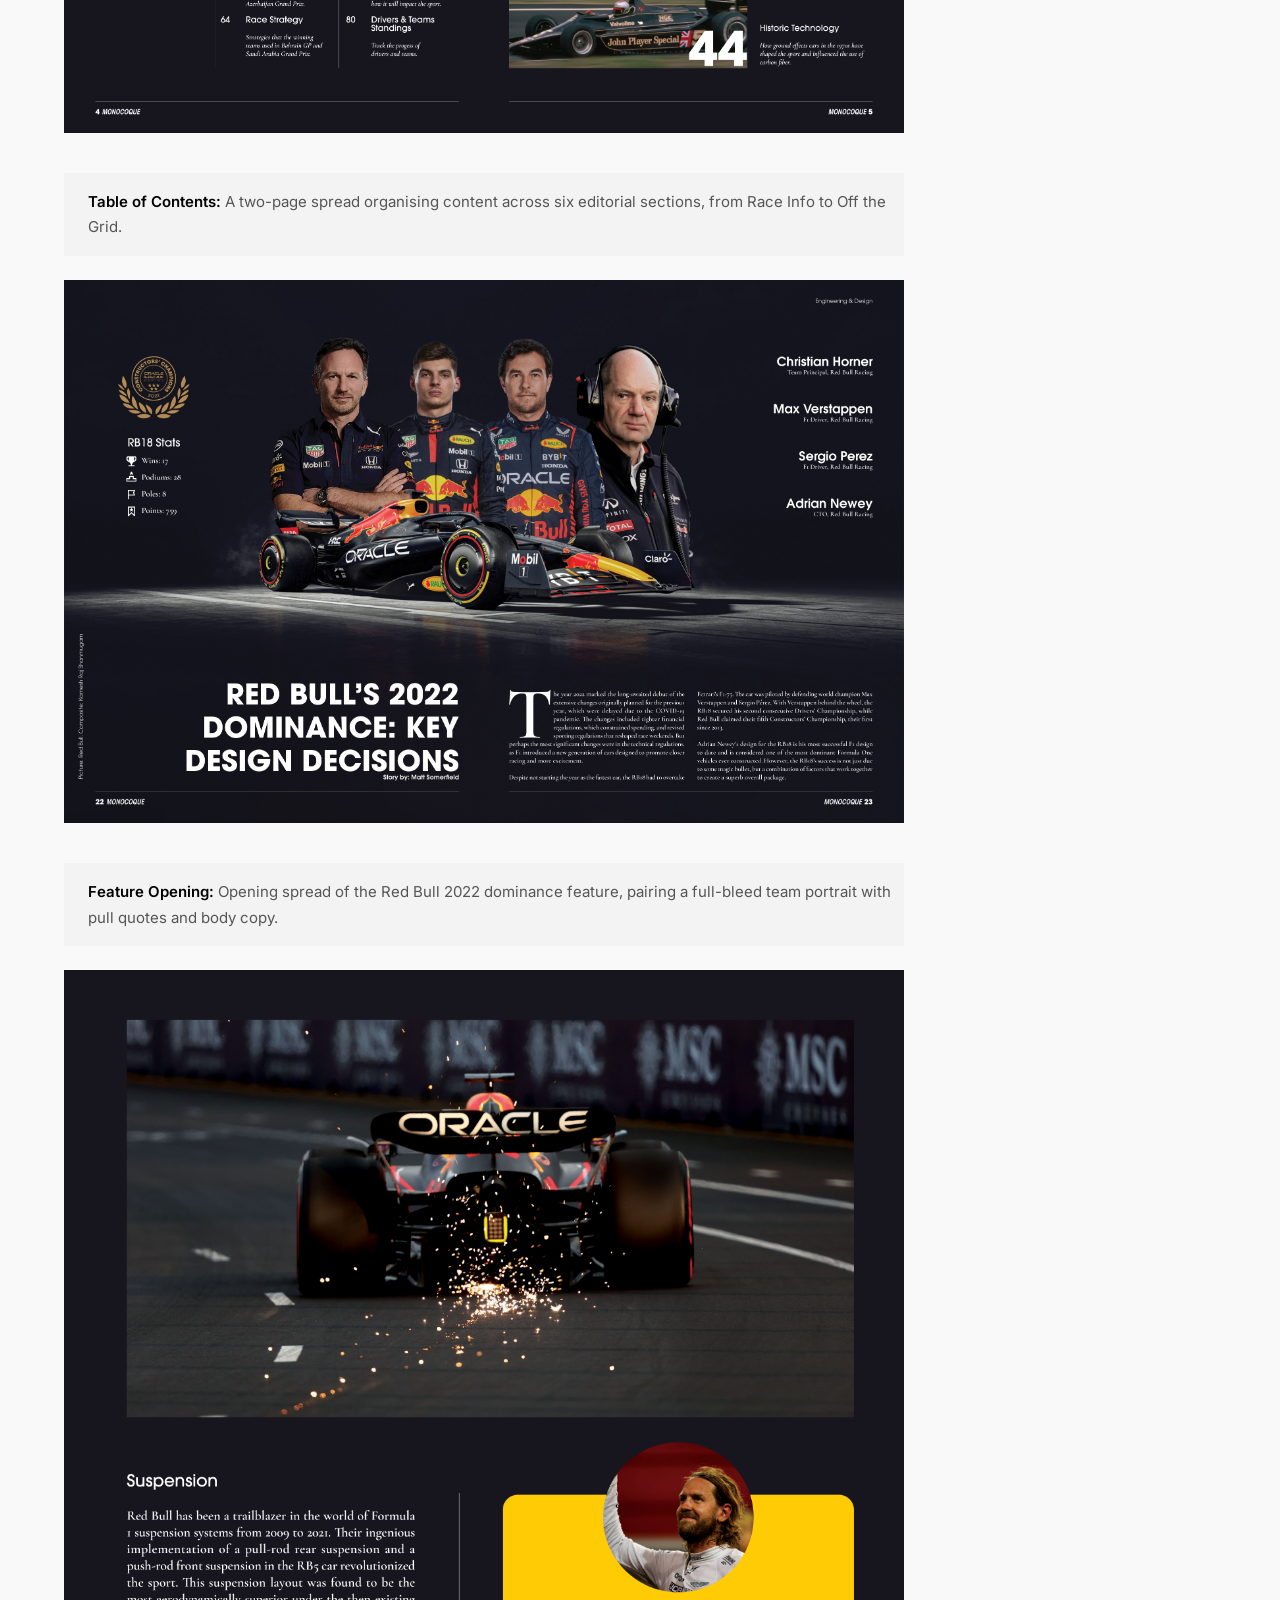
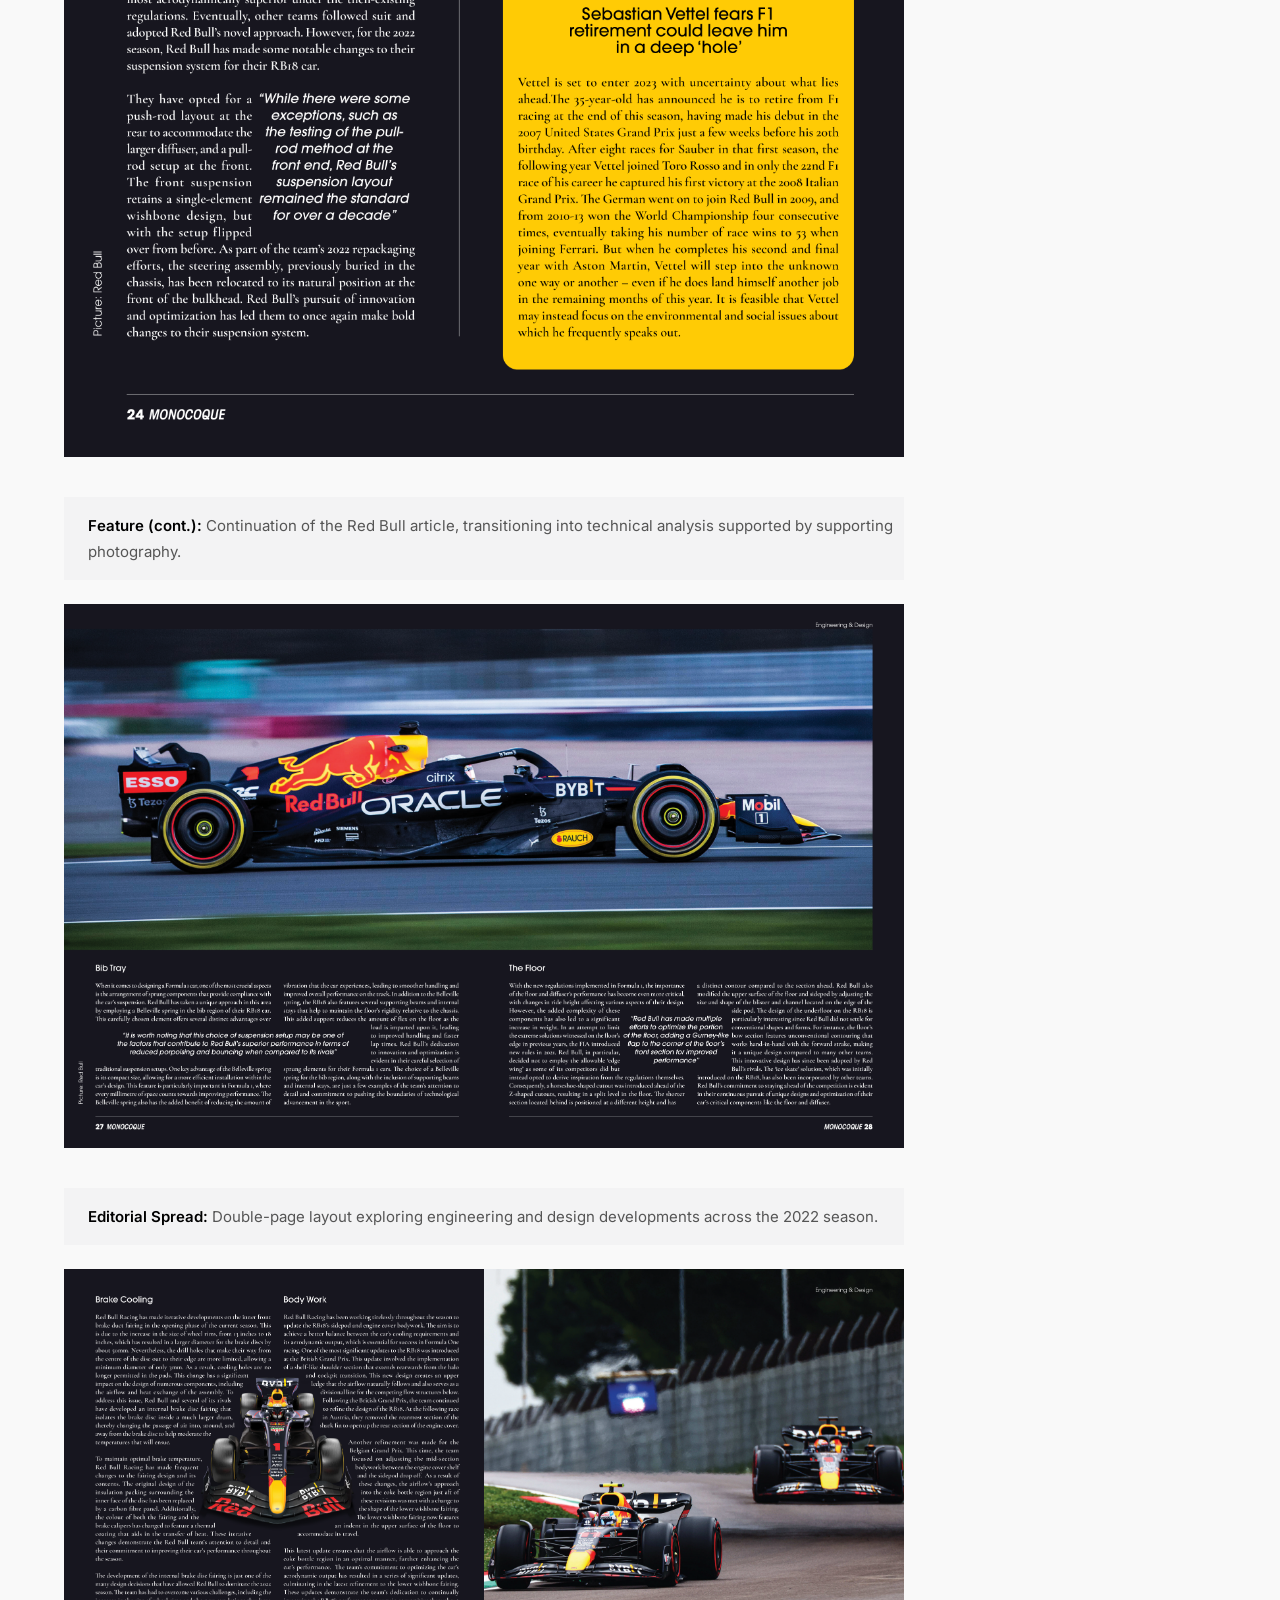
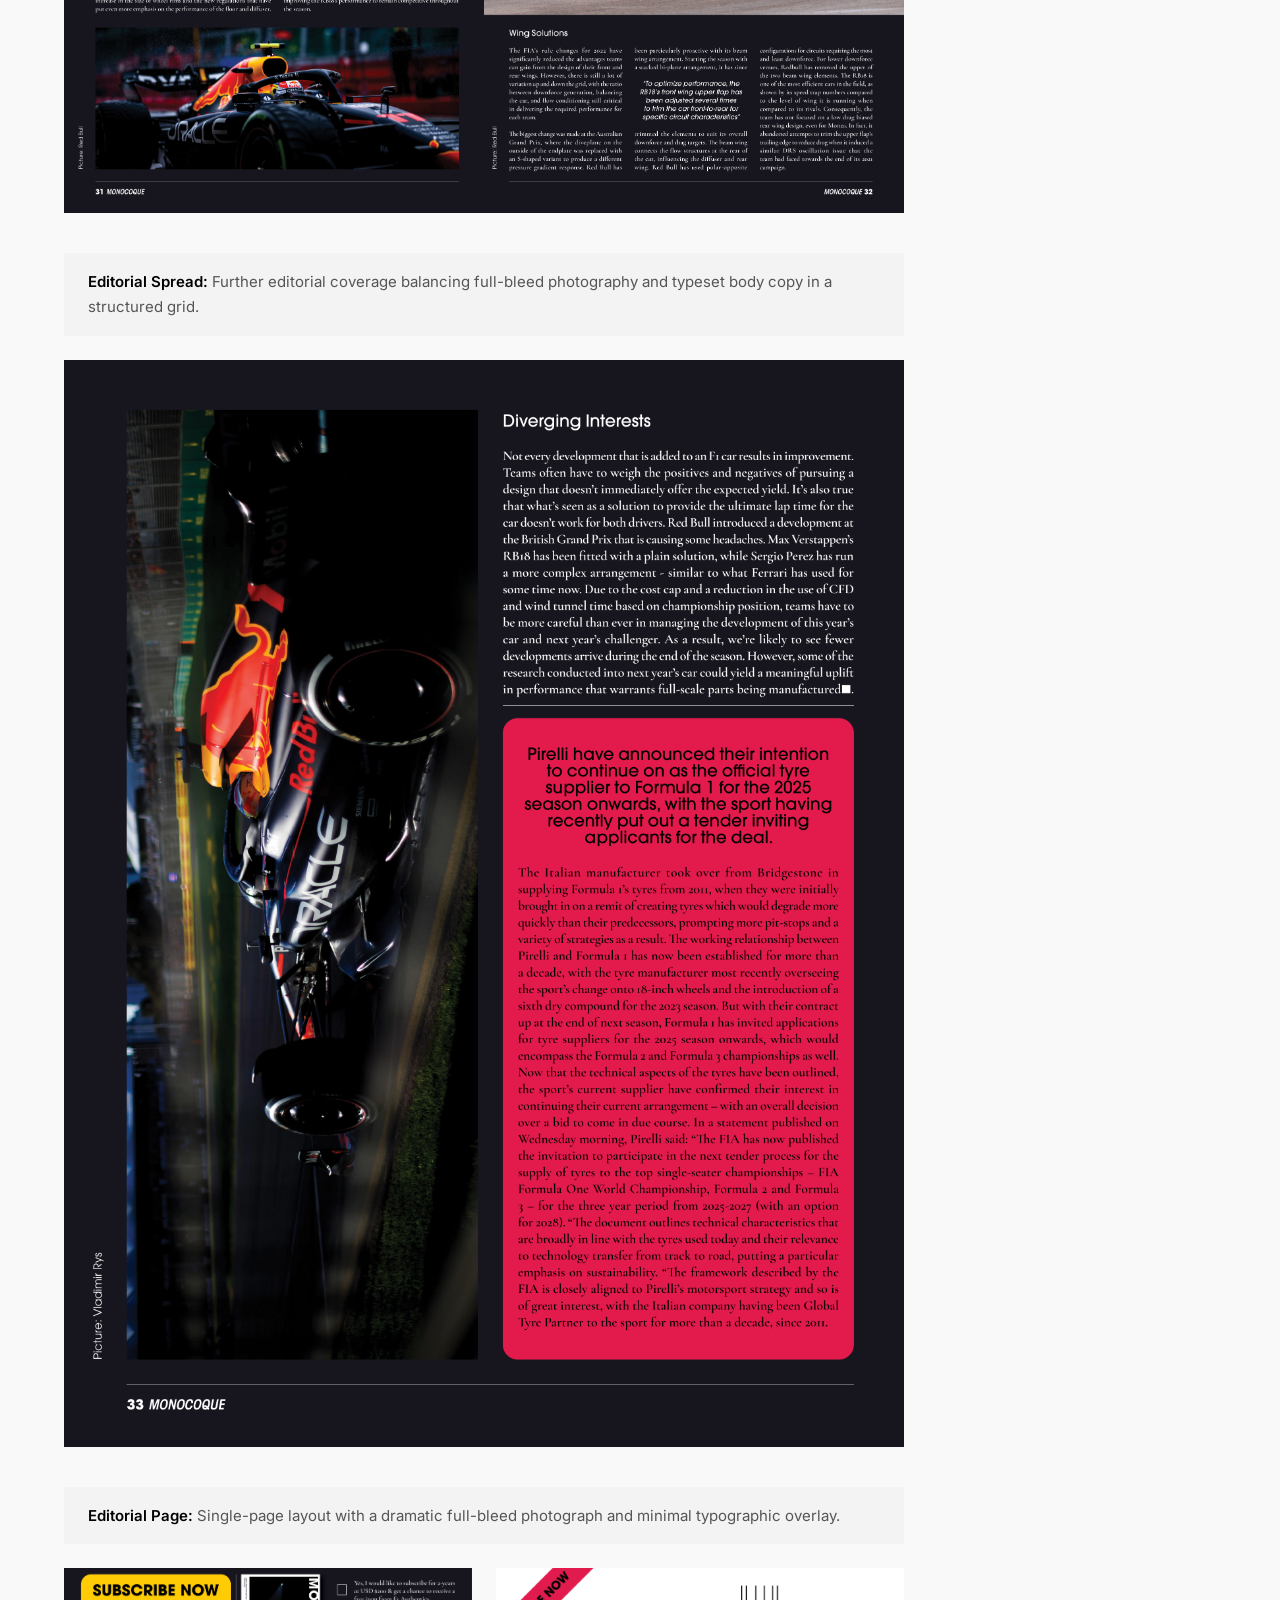
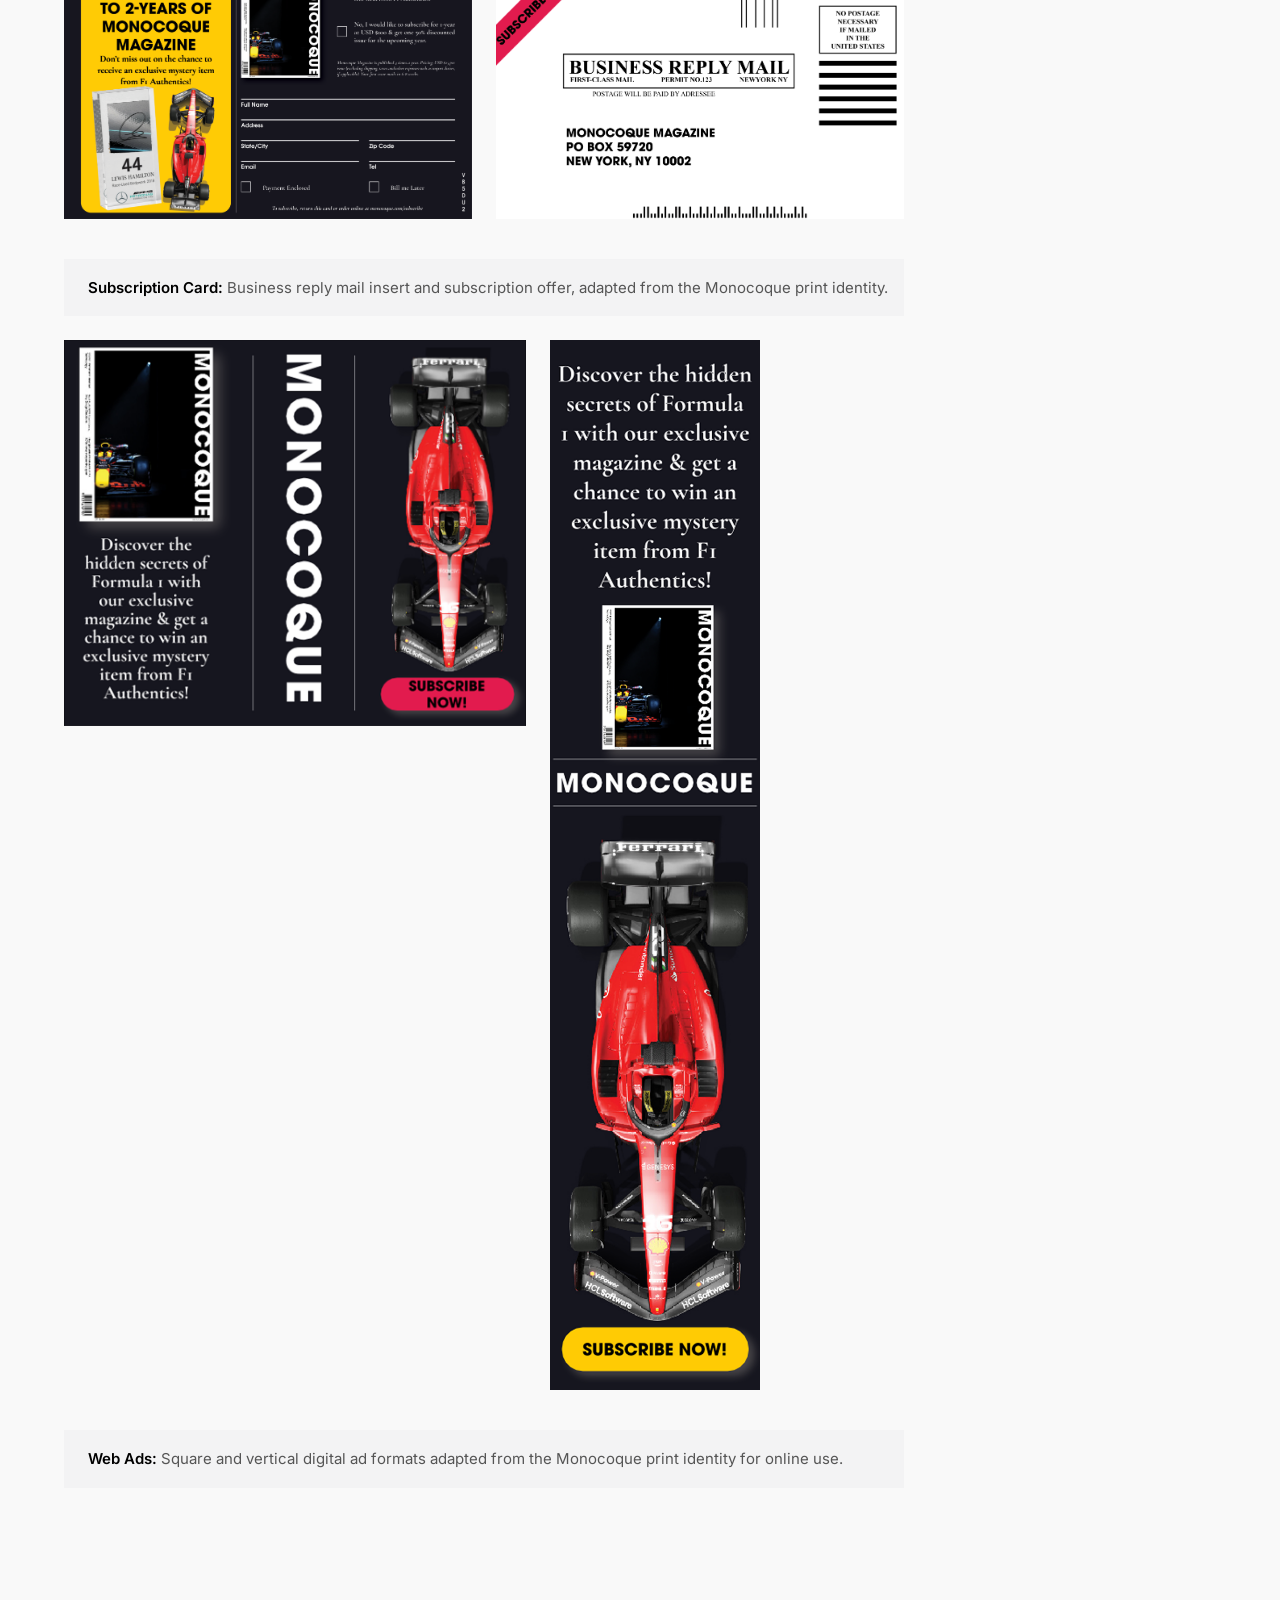
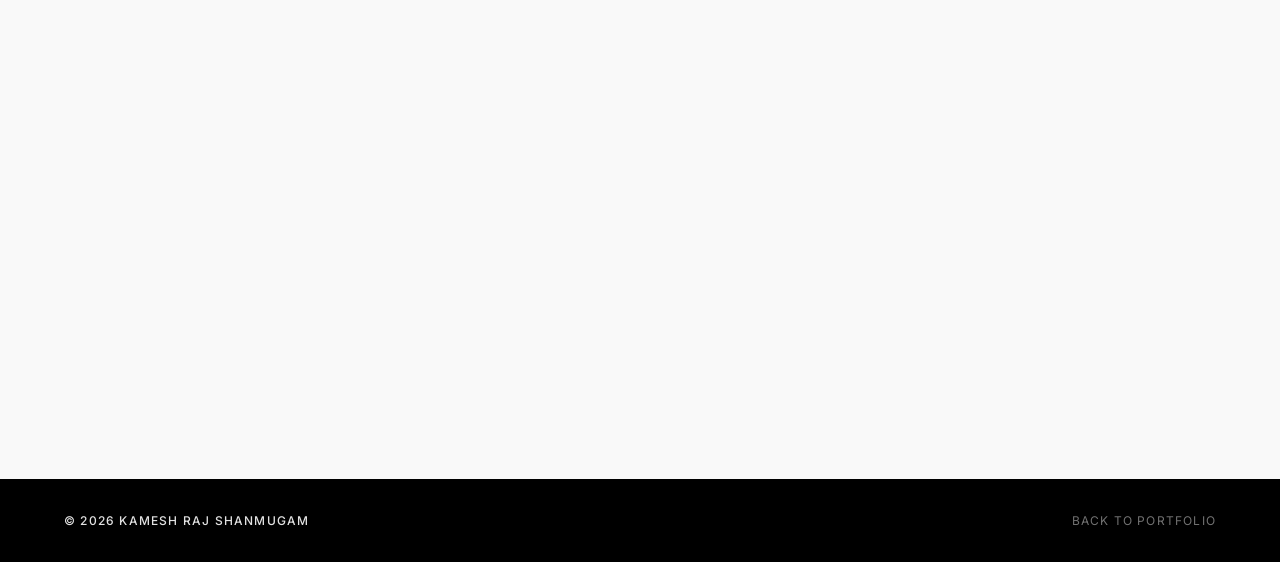
<file: site/projects/monocoque.html>
<!doctype html>
<html lang="en">
  <head>
    <meta charset="UTF-8" />
    <meta name="viewport" content="width=device-width, initial-scale=1.0" />
    <title>Monocoque Magazine | Kamesh Raj Shanmugam</title>
    <meta name="description" content="Case study: end-to-end art direction for Monocoque, an independent Formula 1 print magazine." />
    <meta property="og:title" content="Monocoque Magazine | Kamesh Raj Shanmugam" />
    <meta property="og:description" content="Case study: end-to-end art direction for Monocoque, an independent Formula 1 print magazine." />
    <meta property="og:type" content="article" />
    <link rel="preconnect" href="https://fonts.googleapis.com" />
    <link rel="preconnect" href="https://fonts.gstatic.com" crossorigin />
    <link
      href="https://fonts.googleapis.com/css2?family=Inter:wght@300;400;500;600;700&display=swap"
      rel="stylesheet"
    />
    <link rel="stylesheet" href="../project-styles.css" />
  </head>
  <body>
    <a class="skip-link" href="#main">Skip to content</a>
    <!-- ================================================================
       NAV
    ================================================================ -->
    <nav class="proj-nav" id="projNav" aria-label="Primary">
      <a href="../../index.html" class="nav-logo">KRS / Portfolio</a>
      <ul class="nav-links">
        <li><a href="../../index.html#work">Work</a></li>
        <li><a href="../../index.html#about">About</a></li>
        <li><a href="../../index.html#experience">Experience</a></li>
        <li><a href="../../index.html#contact">Contact</a></li>
      </ul>
      <button
        class="menu-toggle"
        id="menuToggle"
        aria-label="Toggle navigation"
        aria-expanded="false"
        aria-controls="mobileNav"
      >
        <span></span><span></span><span></span>
      </button>
    </nav>

    <!-- Mobile nav -->
    <nav class="mobile-nav" id="mobileNav" aria-label="Mobile">
      <a href="../../index.html#work">Work</a>
      <a href="../../index.html#about">About</a>
      <a href="../../index.html#experience">Experience</a>
      <a href="../../index.html#contact">Contact</a>
      <a href="../../index.html">Back to Portfolio</a>
    </nav>

    <!-- ================================================================
       PAGE
    ================================================================ -->
    <main id="main" class="project-page">
      <!-- Hero -->
      <header class="project-hero">
        <div class="project-hero-left">
          <div class="page-animate">
            <a href="../../index.html" class="nav-back">Back to Portfolio</a>
          </div>
          <div class="page-animate">
            <span class="project-hero-label">Case Study / 04</span>
          </div>
          <h1 class="project-hero-title page-animate">
            Monocoque<br />Magazine
          </h1>
          <div class="project-hero-tags page-animate">
            <span class="tag">Magazine Design</span>
            <span class="tag">Art Direction</span>
            <span class="tag">Branding</span>
          </div>
        </div>
        <div class="project-meta-grid page-animate">
          <div class="project-meta-item">
            <span class="label">Role</span>
            <span class="value">Art Director &amp; Designer</span>
          </div>
          <div class="project-meta-item">
            <span class="label">Year</span>
            <span class="value">2022</span>
          </div>
          <div class="project-meta-item">
            <span class="label">Duration</span>
            <span class="value">4 Months</span>
          </div>
          <div class="project-meta-item">
            <span class="label">Tools</span>
            <span class="value">Adobe InDesign, Photoshop, Illustrator</span>
          </div>
          <div class="project-meta-item">
            <span class="label">Type</span>
            <span class="value">Magazine Design</span>
          </div>
        </div>
      </header>

      <!-- Banner -->
      <div class="wide-image">
        <img
          src="../../images/Monocoque%20Magazine/MM%20Project%20Cover.jpg"
          alt="Monocoque Magazine"
          class="wide-image-media"
        />
      </div>

      <!-- Body -->
      <div class="project-content">
        <div class="project-body">
          <!-- Overview -->
          <section class="content-section reveal">
            <div class="content-section-header">
              <h2 class="content-section-title">Overview</h2>
              <span class="content-section-index">01</span>
            </div>
            <p>
              Monocoque is an independent Formula 1 magazine developed entirely
              from scratch, spanning audience research and editorial direction
              through to full art direction and final print-ready layouts. The
              project encompassed every stage of magazine creation: defining the
              readership, establishing the brand, setting an editorial mandate,
              and producing the final designs including a cover, table of
              contents, feature spread, subscription page, and web ads.
            </p>
          </section>

          <!-- The Brand -->
          <section class="content-section reveal">
            <div class="content-section-header">
              <h2 class="content-section-title">The Brand</h2>
              <span class="content-section-index">02</span>
            </div>
            <p>
              <em>Monocoque</em> is a French word meaning "Single Shell",
              referring to the construction method used in Formula 1 cars where
              the body and chassis form a single structural unit. The name
              signals the magazine's core focus: the technical depth,
              engineering precision, and strategic intelligence behind the
              sport. Beyond the technical, Monocoque also covers team and driver
              performance, off-track activities, sustainability, the business
              and financial side of F1, and historic Grand Prix moments.
            </p>
          </section>

          <!-- Editorial Mandate -->
          <section class="content-section reveal">
            <div class="content-section-header">
              <h2 class="content-section-title">Editorial Mandate</h2>
              <span class="content-section-index">03</span>
            </div>
            <p>
              Monocoque's mission is to give readers a comprehensive,
              authoritative view of Formula 1. The magazine delivers expert
              technical analysis, exclusive photography and illustration,
              behind-the-scenes access, and interviews with key figures.
              Coverage spans current performance, iconic historical moments,
              sustainability, and the future direction of the sport, always with
              a perspective that respects the intelligence and passion of its
              readership.
            </p>
          </section>

          <!-- Audience Research -->
          <section class="content-section reveal">
            <div class="content-section-header">
              <h2 class="content-section-title">Audience Research</h2>
              <span class="content-section-index">04</span>
            </div>
            <p>
              Defining the readership was the first step. The target audience
              are affluent, well-educated Formula 1 enthusiasts aged 25 and
              above, forming a global demographic with an active, high-income
              lifestyle and a genuine appetite for depth and quality.
            </p>
            <div class="stat-grid reveal-stagger">
              <div class="stat-item">
                <span class="stat-value">25+</span>
                <span class="stat-label">Age Range</span>
              </div>
              <div class="stat-item">
                <span class="stat-value">80%</span>
                <span class="stat-label">Male Readership</span>
              </div>
              <div class="stat-item">
                <span class="stat-value">CDN$140k+</span>
                <span class="stat-label">Median Income</span>
              </div>
              <div class="stat-item">
                <span class="stat-value">Global</span>
                <span class="stat-label">Geographic Reach</span>
              </div>
            </div>
            <p>
              Readers are white-collar professionals and service sector leaders.
              Their interests span exercise, reading, go-karting, collecting
              classic cars, skiing, and travel. Brand affinities include Rolex,
              Richard Mille, Mercedes, Porsche, Apple, and Louis Vuitton.
            </p>
          </section>

          <!-- User Persona -->
          <section class="content-section reveal">
            <div class="content-section-header">
              <h2 class="content-section-title">User Persona</h2>
              <span class="content-section-index">05</span>
            </div>
            <div class="persona">
              <div class="persona-header">
                <div class="persona-avatar">CJ</div>
                <div>
                  <p class="persona-name">Carter Jones</p>
                  <p class="persona-role">
                    Age 45 &nbsp;·&nbsp; CEO, Fashion Brand &nbsp;·&nbsp; Monaco
                  </p>
                </div>
              </div>
              <div class="persona-body">
                <div class="persona-col">
                  <p class="persona-col-title">About</p>
                  <ul>
                    <li>
                      Passionate F1 fan since youth, attends multiple Grand Prix
                      events annually
                    </li>
                    <li>
                      Owns a rare Bugatti Veyron and a collection of high-end
                      supercars
                    </li>
                    <li>
                      Resides in a Monaco penthouse, just steps from the Circuit
                      de Monaco
                    </li>
                    <li>
                      Active in charitable organisations and high-profile social
                      circles
                    </li>
                  </ul>
                </div>
                <div class="persona-col">
                  <p class="persona-col-title">Motivation</p>
                  <ul>
                    <li>
                      Reads Monocoque to stay current on F1 developments and
                      technical insights
                    </li>
                    <li>
                      Values exclusive interviews with drivers and team
                      principals
                    </li>
                    <li>
                      Wants a magazine that matches his standard for quality and
                      depth
                    </li>
                  </ul>
                </div>
              </div>
            </div>
          </section>

          <!-- Visual Design -->
          <section class="content-section reveal">
            <div class="content-section-header">
              <h2 class="content-section-title">Visual Design</h2>
              <span class="content-section-index">06</span>
            </div>
            <p>
              The style guide was built around a bold, high-contrast palette
              that conveys prestige and speed. Near-black and white form the
              primary pair, with a vibrant yellow and a punchy red as accent
              colours, reflecting the drama and energy of Formula 1.
            </p>
            <div class="palette-grid reveal-stagger">
              <div class="swatch">
                <div class="swatch-block swatch-mm-black"></div>
                <span class="swatch-label">#191818</span>
              </div>
              <div class="swatch">
                <div class="swatch-block swatch-mm-white"></div>
                <span class="swatch-label">#FFFFFF</span>
              </div>
              <div class="swatch">
                <div class="swatch-block swatch-mm-yellow"></div>
                <span class="swatch-label">#FFCB05</span>
              </div>
              <div class="swatch">
                <div class="swatch-block swatch-mm-red"></div>
                <span class="swatch-label">#E31B4D</span>
              </div>
            </div>
            <p>
              Typography pairs <strong>Cormorant Garamond</strong> for body
              text, lending an editorial, refined quality, paired with
              <strong>Avant Garde</strong> for headings, providing a geometric,
              modern contrast that feels at home in the world of motorsport.
            </p>
          </section>

          <!-- Final Designs -->
          <section class="content-section">
            <div class="content-section-header">
              <h2 class="content-section-title">Final Designs</h2>
              <span class="content-section-index">07</span>
            </div>
            <!-- 1. Cover -->
            <figure class="mag-img-single">
              <img
                src="../../images/Monocoque%20Magazine/Monocoque%20Magazine%20Cover.png"
                alt="Monocoque Magazine Cover"
              />
            </figure>
            <p class="image-caption">
              <strong>Cover:</strong> The front cover of Monocoque Magazine,
              featuring the Red Bull RB18 under dramatic studio lighting.
            </p>

            <!-- 2+3. TOC -->
            <div class="mag-spread">
              <img
                src="../../images/Monocoque%20Magazine/Monocoque%20Magazine%20TOC.png"
                alt="Monocoque Magazine Table of Contents"
              />
              <img
                src="../../images/Monocoque%20Magazine/Monocoque%20Magazine%20TOC%202.png"
                alt="Monocoque Magazine Table of Contents 2"
              />
            </div>
            <p class="image-caption">
              <strong>Table of Contents:</strong> A two-page spread organising
              content across six editorial sections, from Race Info to Off the
              Grid.
            </p>

            <!-- 4+5. Editorial 1 & 2 -->
            <div class="mag-spread">
              <img
                src="../../images/Monocoque%20Magazine/Monocoque%20Magazine%20Editorial%201.png"
                alt="Monocoque Magazine Editorial 1"
              />
              <img
                src="../../images/Monocoque%20Magazine/Monocoque%20Magazine%20Editorial%202.png"
                alt="Monocoque Magazine Editorial 2"
              />
            </div>
            <p class="image-caption">
              <strong>Feature Opening:</strong> Opening spread of the Red Bull
              2022 dominance feature, pairing a full-bleed team portrait with
              pull quotes and body copy.
            </p>

            <!-- 6. Editorial 3 -->
            <figure class="mag-img-single">
              <img
                src="../../images/Monocoque%20Magazine/Monocoque%20Magazine%20Editorial%203.png"
                alt="Monocoque Magazine Editorial 3"
              />
            </figure>
            <p class="image-caption">
              <strong>Feature (cont.):</strong> Continuation of the Red Bull
              article, transitioning into technical analysis supported by
              supporting photography.
            </p>

            <!-- 7+8. Editorial 4 & 5 -->
            <div class="mag-spread">
              <img
                src="../../images/Monocoque%20Magazine/Monocoque%20Magazine%20Editorial%204.png"
                alt="Monocoque Magazine Editorial 4"
              />
              <img
                src="../../images/Monocoque%20Magazine/Monocoque%20Magazine%20Editorial%205.png"
                alt="Monocoque Magazine Editorial 5"
              />
            </div>
            <p class="image-caption">
              <strong>Editorial Spread:</strong> Double-page layout exploring
              engineering and design developments across the 2022 season.
            </p>

            <!-- 9+10. Editorial 6 & 7 -->
            <div class="mag-spread">
              <img
                src="../../images/Monocoque%20Magazine/Monocoque%20Magazine%20Editorial%206.png"
                alt="Monocoque Magazine Editorial 6"
              />
              <img
                src="../../images/Monocoque%20Magazine/Monocoque%20Magazine%20Editorial%207.png"
                alt="Monocoque Magazine Editorial 7"
              />
            </div>
            <p class="image-caption">
              <strong>Editorial Spread:</strong> Further editorial coverage
              balancing full-bleed photography and typeset body copy in a
              structured grid.
            </p>

            <!-- 11. Editorial 8 -->
            <figure class="mag-img-single">
              <img
                src="../../images/Monocoque%20Magazine/Monocoque%20Magazine%20Editorial%208.png"
                alt="Monocoque Magazine Editorial 8"
              />
            </figure>
            <p class="image-caption">
              <strong>Editorial Page:</strong> Single-page layout with a
              dramatic full-bleed photograph and minimal typographic overlay.
            </p>

            <!-- 12+13. Subscription -->
            <div class="mag-pair">
              <img
                src="../../images/Monocoque%20Magazine/Subscription%20Inside.png"
                alt="Subscription Inside"
              />
              <img
                src="../../images/Monocoque%20Magazine/Subscription%20Outside.png"
                alt="Subscription Outside"
              />
            </div>
            <p class="image-caption">
              <strong>Subscription Card:</strong> Business reply mail insert and
              subscription offer, adapted from the Monocoque print identity.
            </p>

            <!-- 14+15. Web Ads -->
            <div class="mag-pair--ads">
              <img
                src="../../images/Monocoque%20Magazine/Monocoque%20Magazine%20Web%20Ad%20Square.png"
                alt="Monocoque Magazine Web Ad Square"
              />
              <img
                src="../../images/Monocoque%20Magazine/Monocoque%20Magazine%20Web%20Ad%20Vertical.png"
                alt="Monocoque Magazine Web Ad Vertical"
              />
            </div>
            <p class="image-caption">
              <strong>Web Ads:</strong> Square and vertical digital ad formats
              adapted from the Monocoque print identity for online use.
            </p>
          </section>

          <!-- Reflection -->
          <section class="content-section reveal">
            <div class="content-section-header">
              <h2 class="content-section-title">Reflection</h2>
              <span class="content-section-index">08</span>
            </div>
            <p>
              Building Monocoque end-to-end made the relationship between
              research and art direction concrete. Audience interviews and the
              editorial mandate did not sit beside the layouts — they decided
              hierarchy, pacing, and how much technical depth a spread could
              carry before it stopped feeling like a magazine.
            </p>
            <p>
              The print constraint was useful. Designing for a physical
              signature forced sharper choices about cover drama, table-of-
              contents clarity, and how subscription materials should extend
              the brand without becoming generic marketing collateral.
            </p>
            <p>
              Next time I would pressure-test the persona with a broader
              reader sample, and produce a tighter production checklist for
              colour, crop marks, and ad formats so the jump from InDesign to
              print-ready files stays as intentional as the editorial voice.
            </p>
          </section>
        </div>

        <!-- Sidebar -->
        <aside class="project-sidebar">
          <div class="sidebar-group reveal">
            <p class="sidebar-group-title">Project Info</p>
            <div class="sidebar-item">
              <span class="sidebar-label">Type</span>
              <span class="sidebar-value">Magazine Design</span>
            </div>
            <div class="sidebar-item">
              <span class="sidebar-label">Medium</span>
              <span class="sidebar-value">Print</span>
            </div>
            <div class="sidebar-item">
              <span class="sidebar-label">Role</span>
              <span class="sidebar-value">Art Director &amp; Designer</span>
            </div>
            <div class="sidebar-item">
              <span class="sidebar-label">Duration</span>
              <span class="sidebar-value">4 Months</span>
            </div>
            <div class="sidebar-item">
              <span class="sidebar-label">Year</span>
              <span class="sidebar-value">2022</span>
            </div>
          </div>
          <div class="sidebar-group reveal">
            <p class="sidebar-group-title">Tools Used</p>
            <div class="sidebar-item">
              <span class="sidebar-value">Adobe InDesign</span>
            </div>
            <div class="sidebar-item">
              <span class="sidebar-value">Adobe Photoshop</span>
            </div>
            <div class="sidebar-item">
              <span class="sidebar-value">Adobe Illustrator</span>
            </div>
          </div>
          <div class="sidebar-group reveal">
            <p class="sidebar-group-title">Deliverables</p>
            <div class="sidebar-item">
              <span class="sidebar-value">Cover Design</span>
            </div>
            <div class="sidebar-item">
              <span class="sidebar-value">Table of Contents</span>
            </div>
            <div class="sidebar-item">
              <span class="sidebar-value">Feature Spread</span>
            </div>
            <div class="sidebar-item">
              <span class="sidebar-value">Subscription Page</span>
            </div>
            <div class="sidebar-item">
              <span class="sidebar-value">Web Ads</span>
            </div>
          </div>
        </aside>
      </div>
    </main>

    <!-- ================================================================
       FOOTER
    ================================================================ -->
    <footer class="proj-footer">
      <span class="footer-copy">&copy; 2026 Kamesh Raj Shanmugam</span>
      <a href="../../index.html" class="footer-back">Back to Portfolio</a>
    </footer>

    <script src="../project-script.js"></script>
  </body>
</html>
</file>
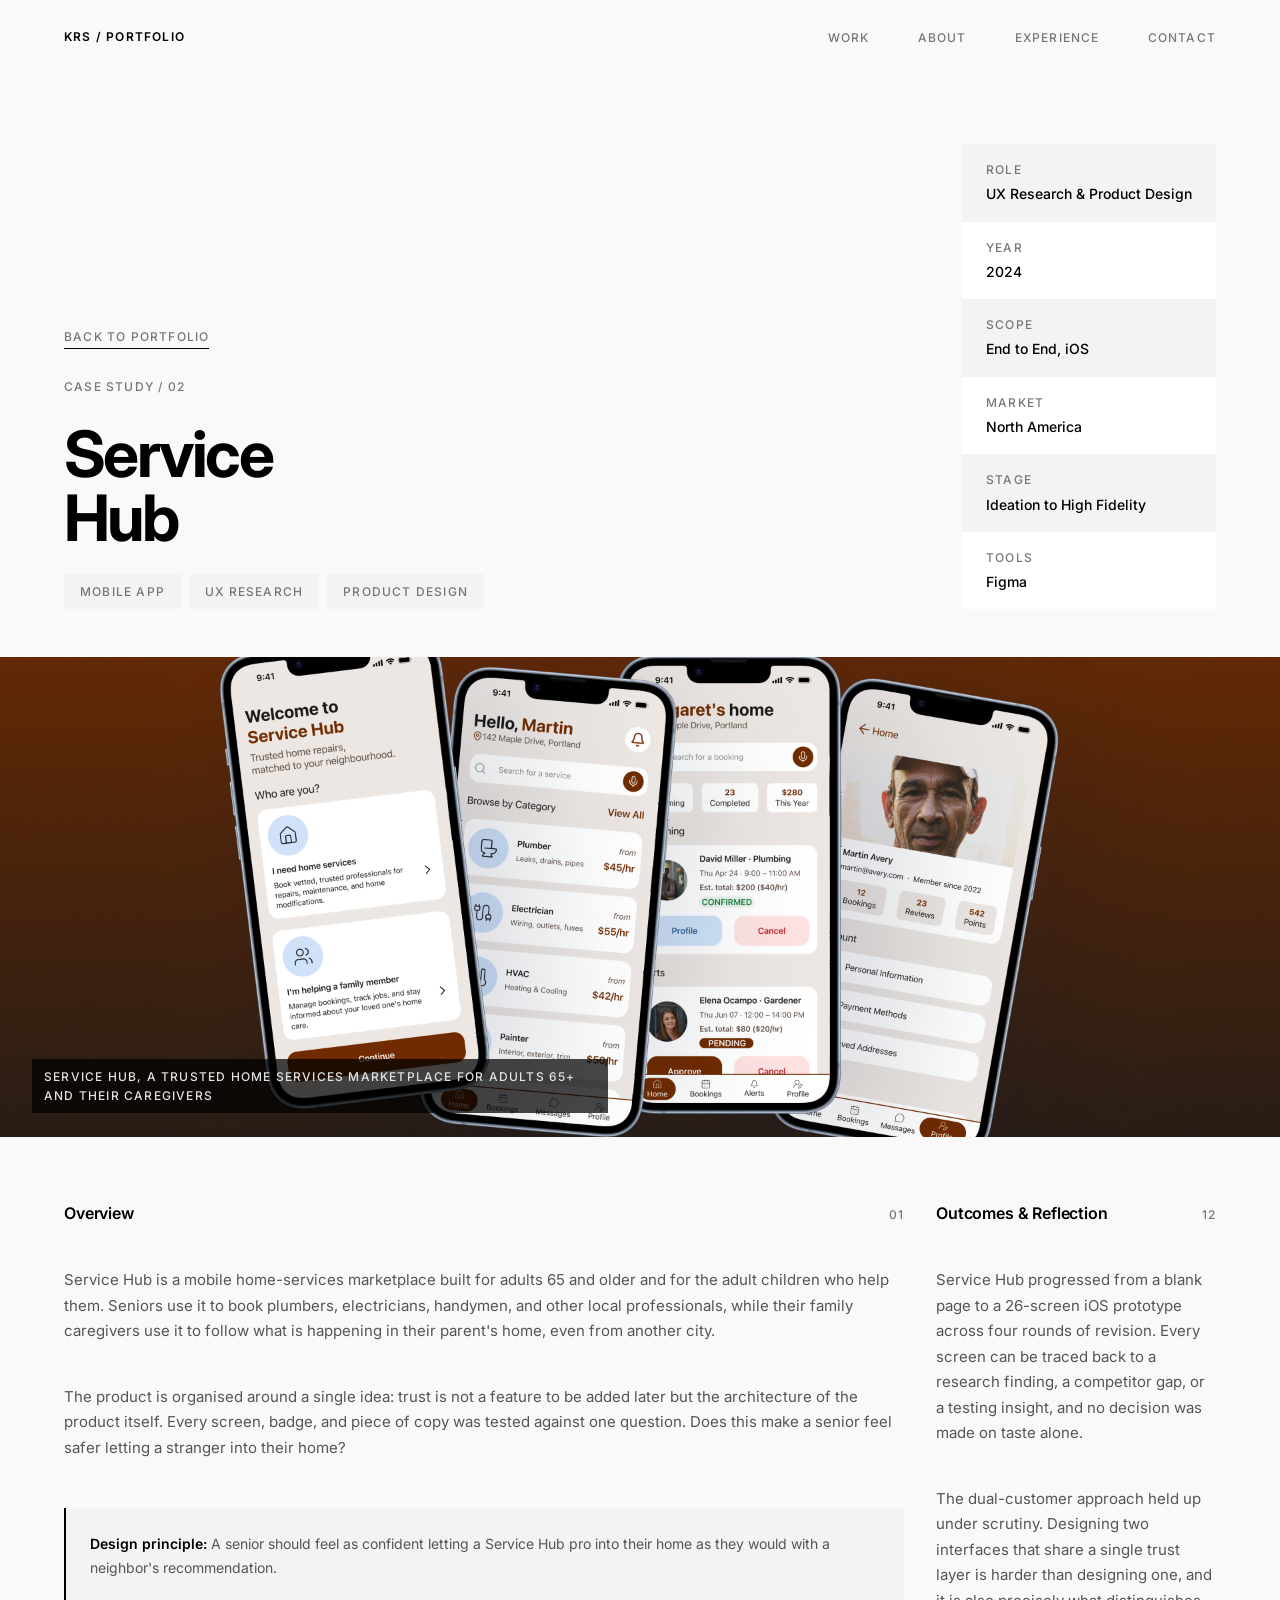
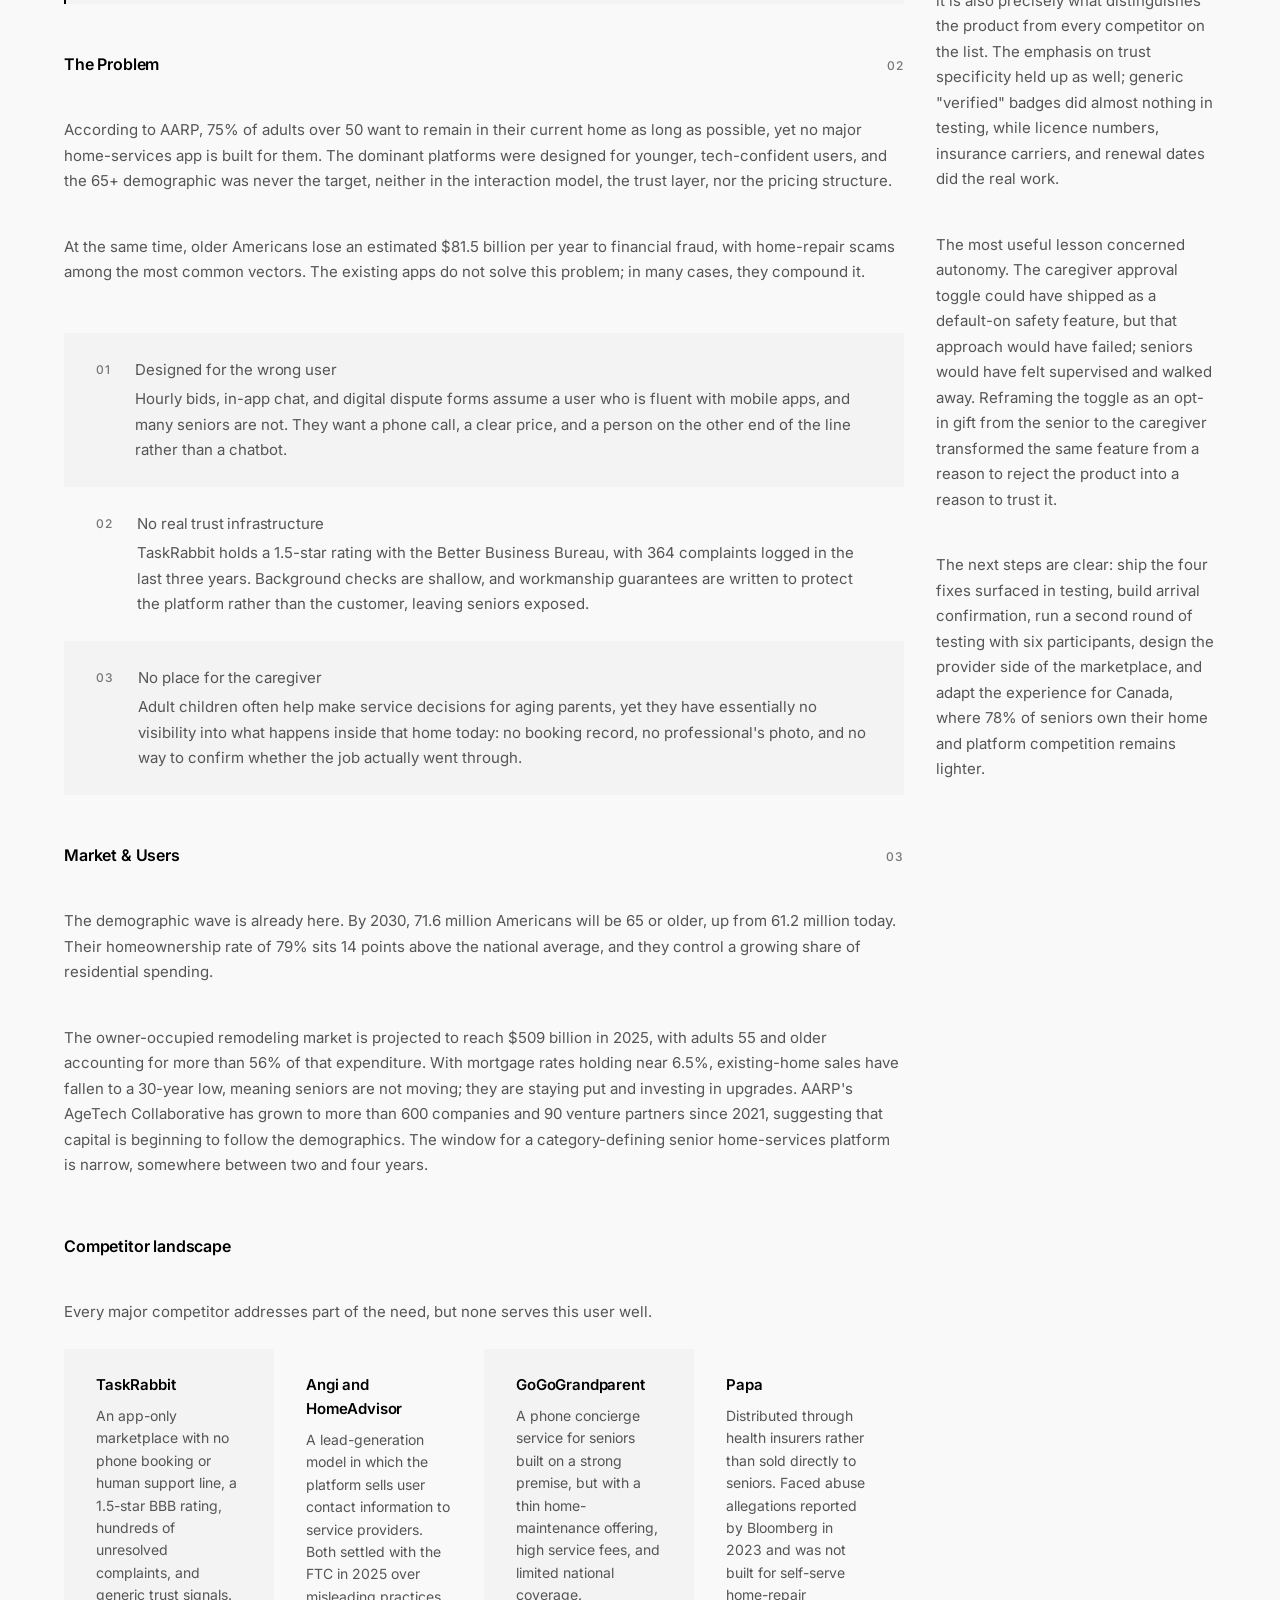
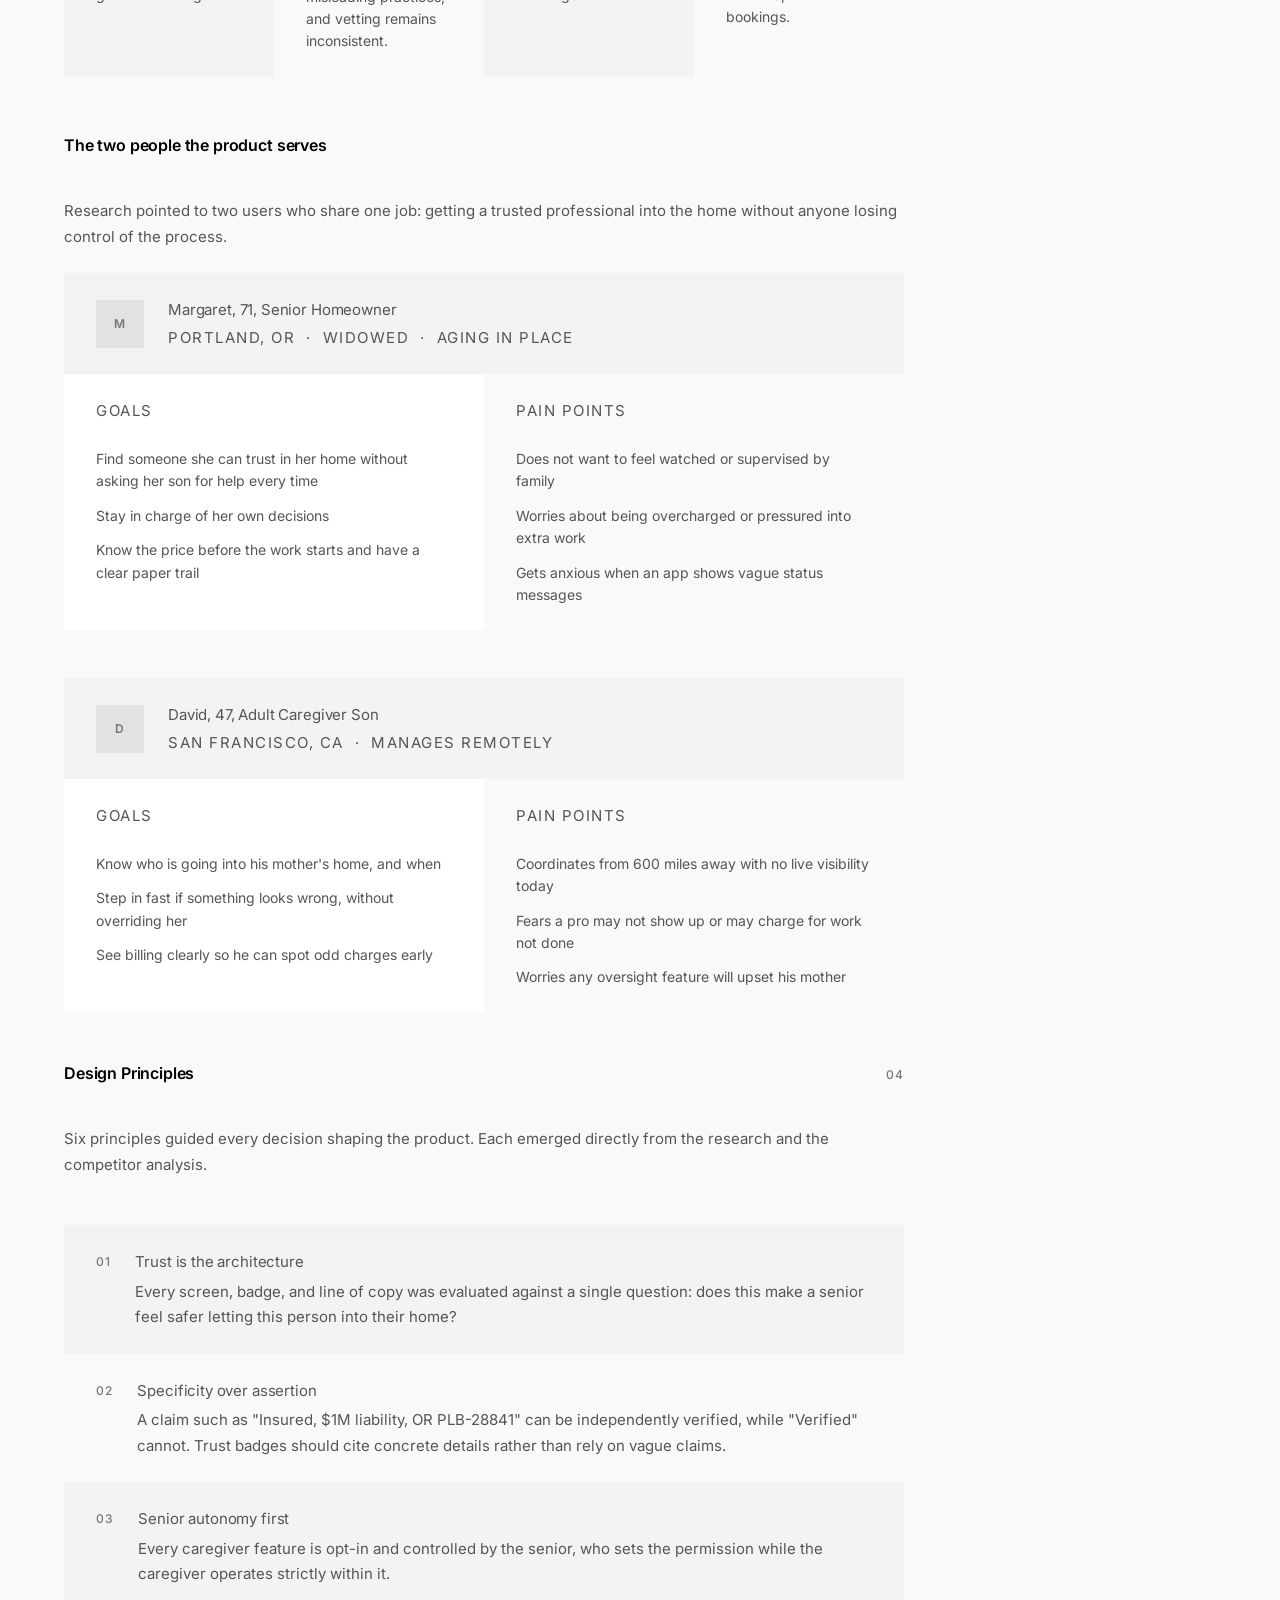
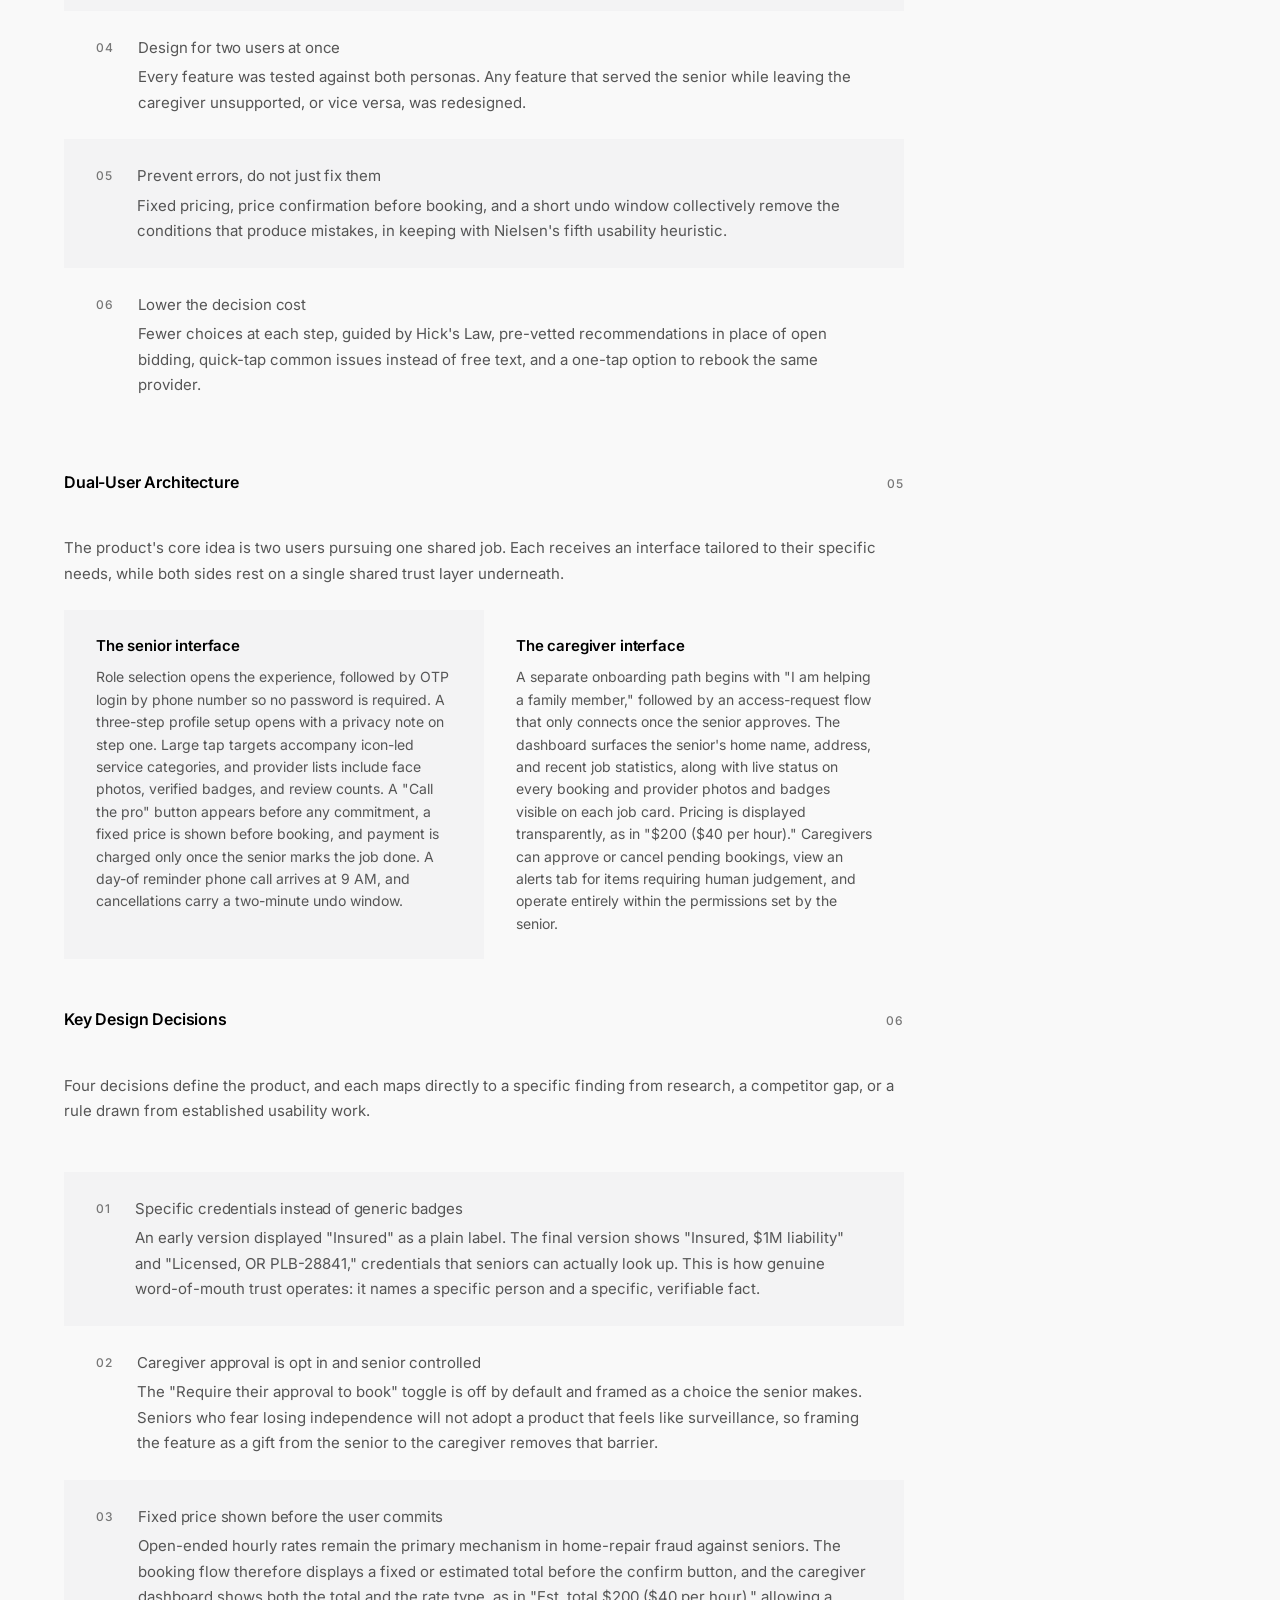
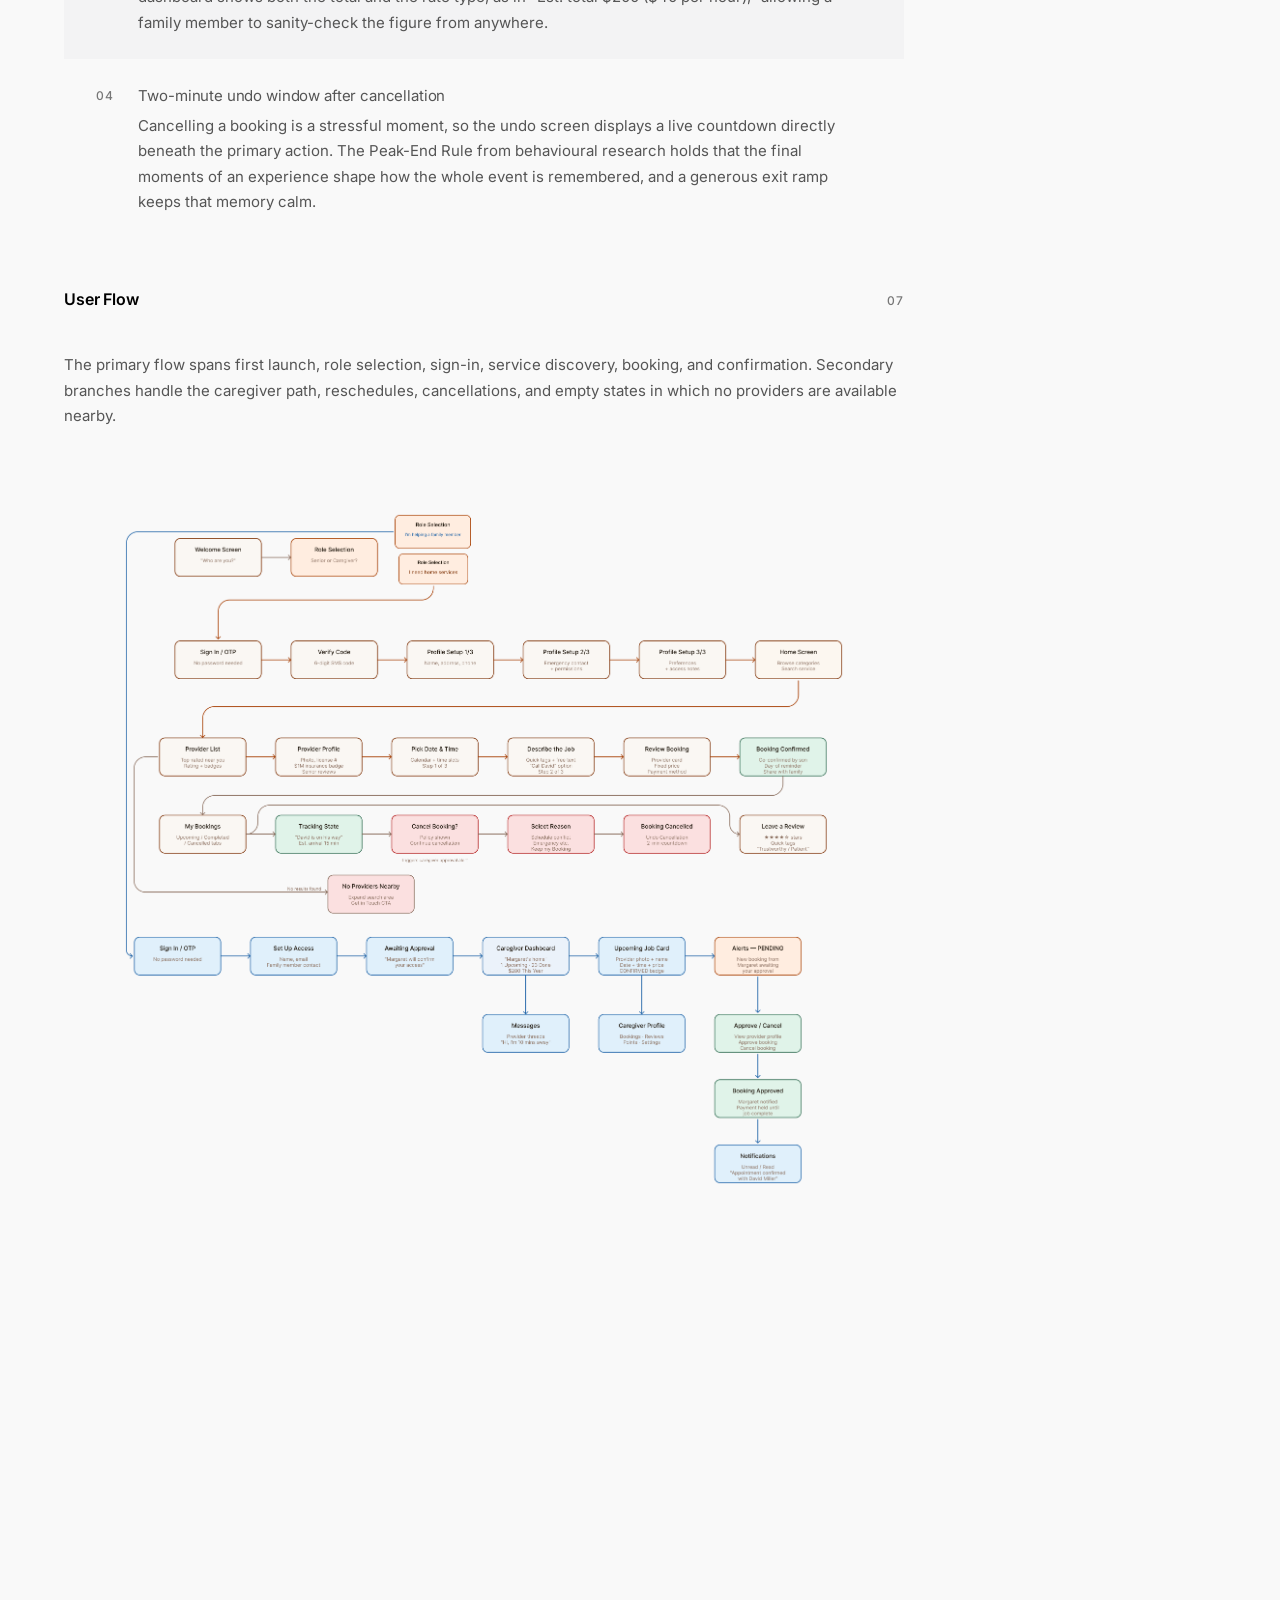
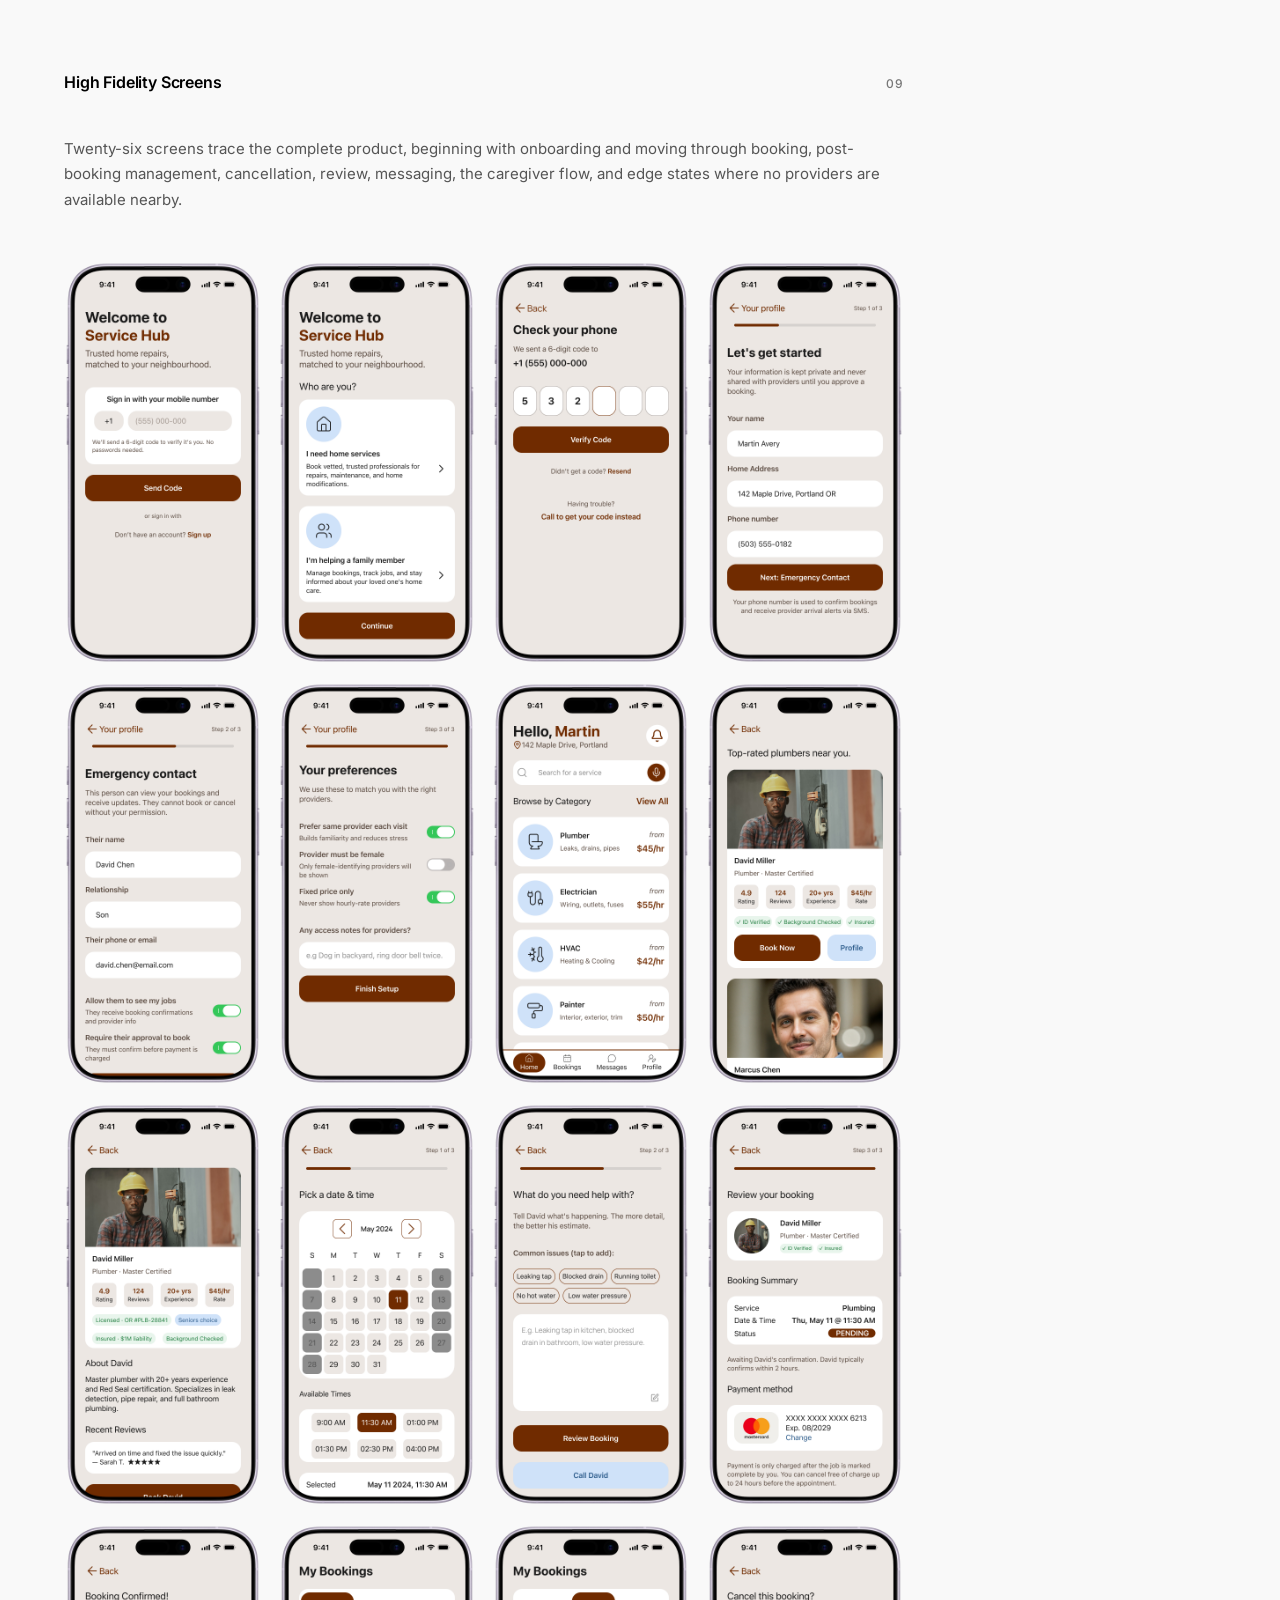
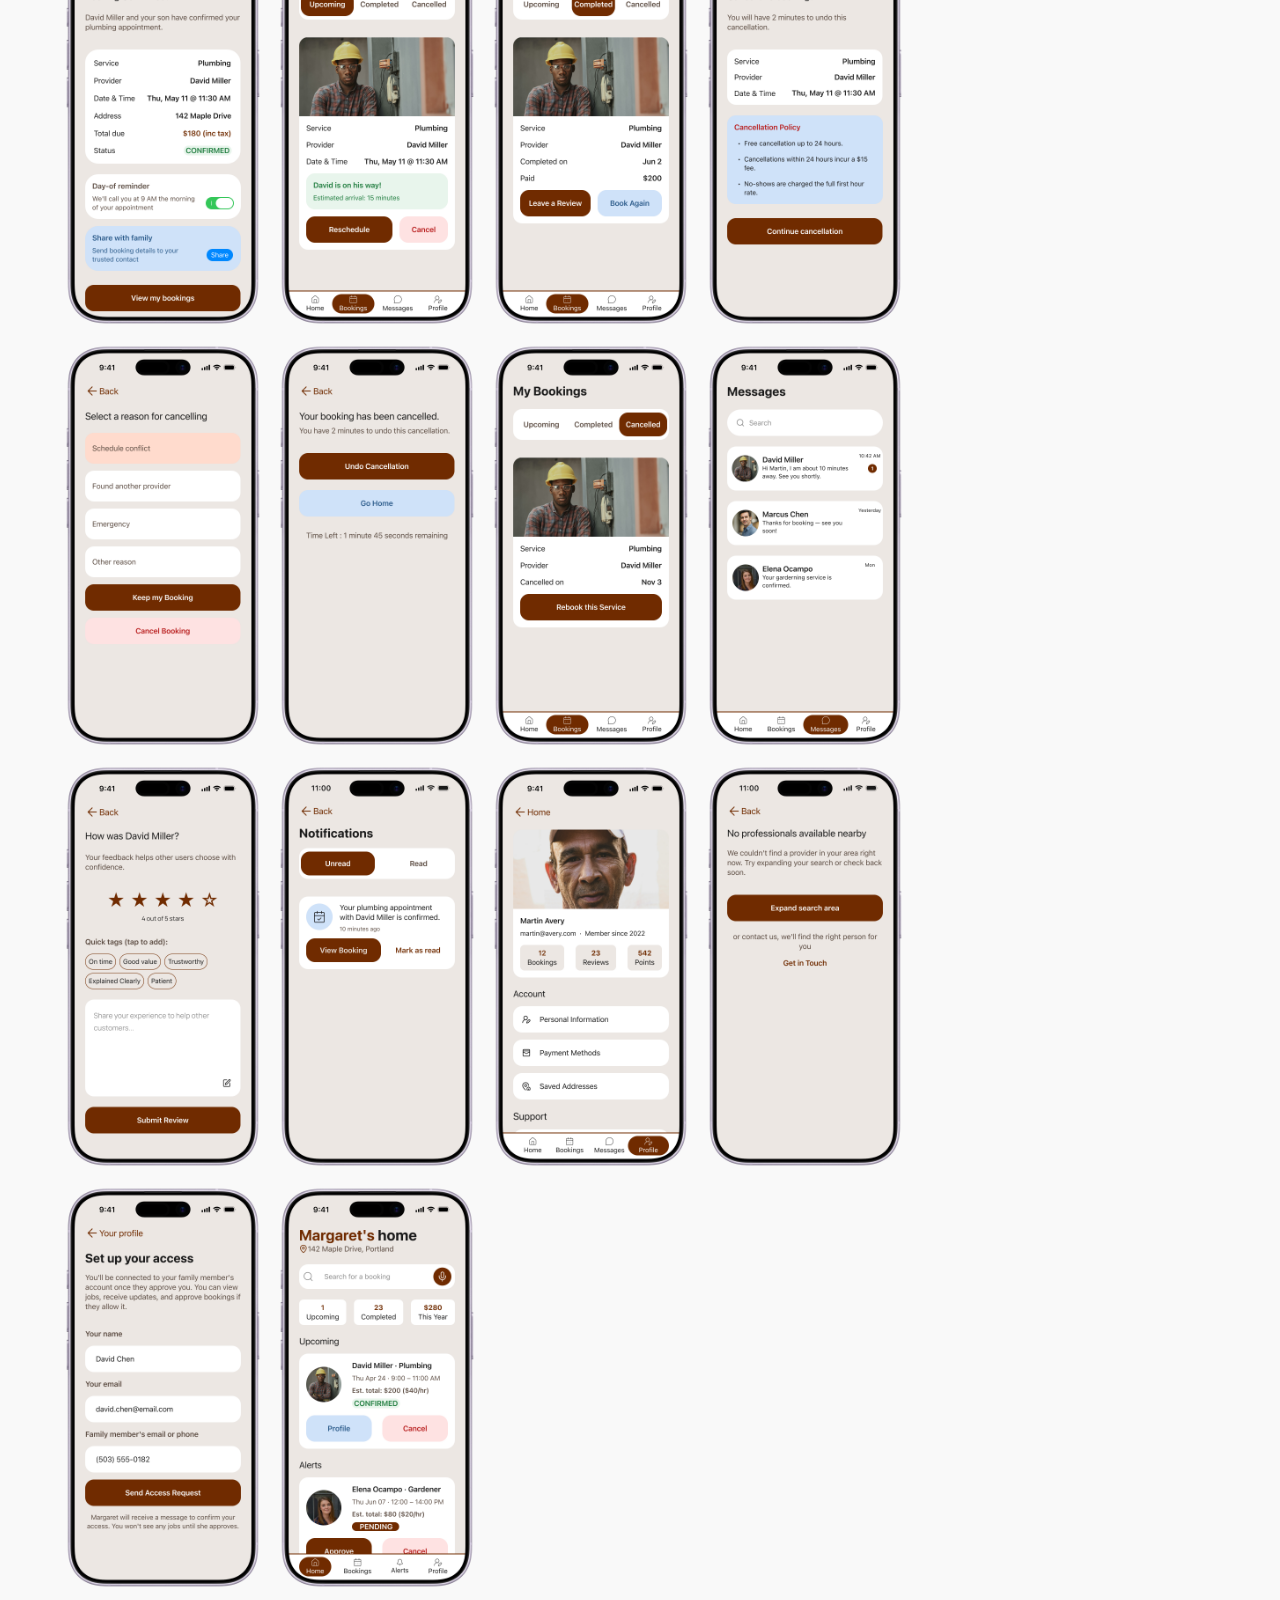
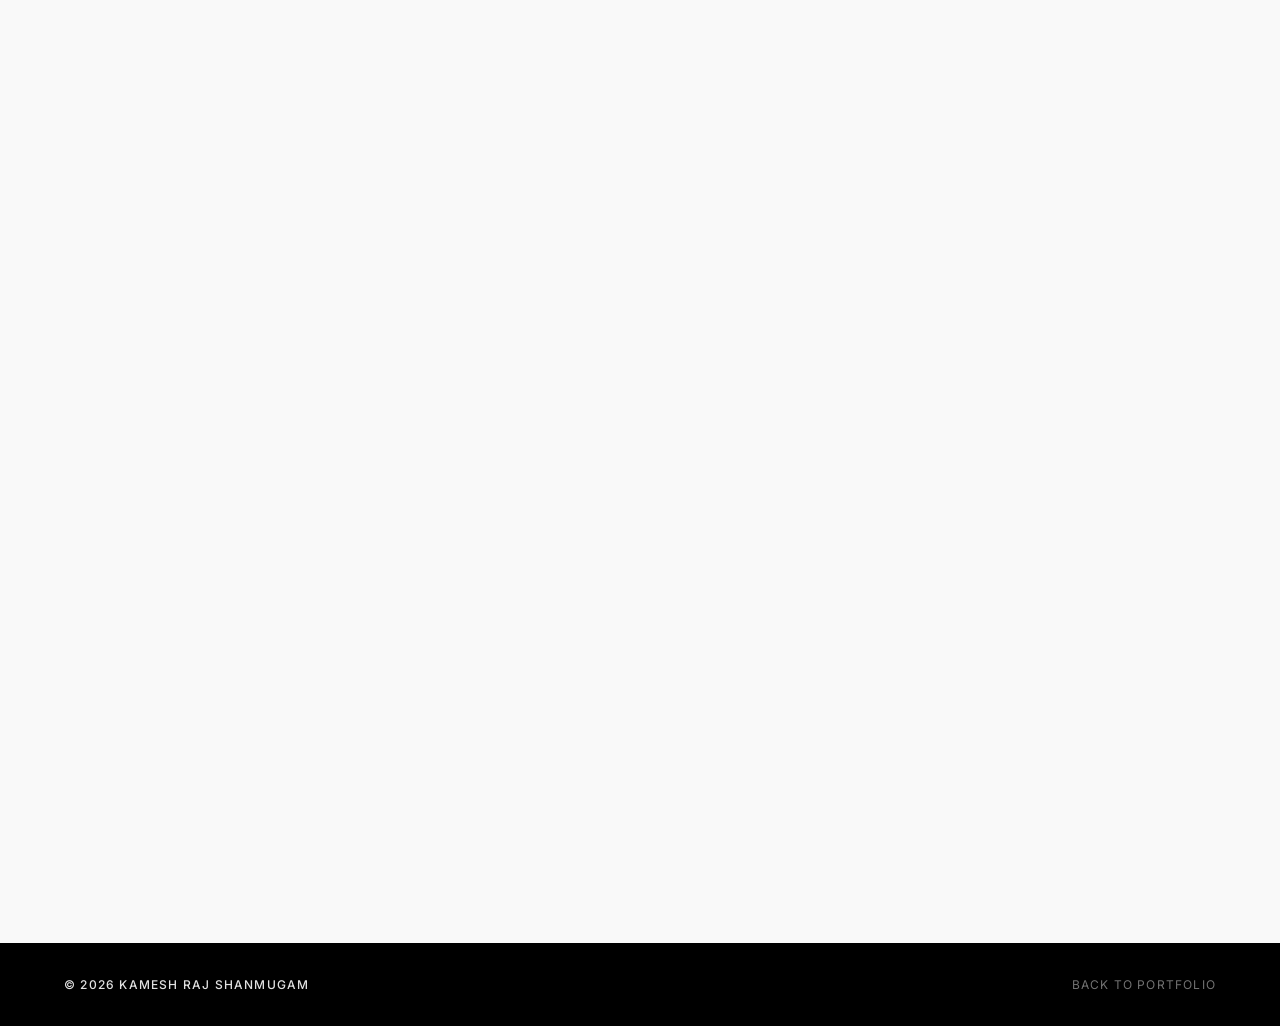
<file: site/projects/service-hub.html>
<!doctype html>
<html lang="en">
  <head>
    <meta charset="UTF-8" />
    <meta name="viewport" content="width=device-width, initial-scale=1.0" />
    <title>Service Hub UX Case Study | Kamesh Raj Shanmugam</title>
    <meta name="description" content="Case study: Service Hub, an iOS home-services marketplace for adults 65+ and caregivers — dual-user UX and trust design." />
    <meta property="og:title" content="Service Hub UX Case Study | Kamesh Raj Shanmugam" />
    <meta property="og:description" content="Case study: Service Hub, an iOS home-services marketplace for adults 65+ and caregivers — dual-user UX and trust design." />
    <meta property="og:type" content="article" />
    <link rel="preconnect" href="https://fonts.googleapis.com" />
    <link rel="preconnect" href="https://fonts.gstatic.com" crossorigin />
    <link
      href="https://fonts.googleapis.com/css2?family=Inter:wght@300;400;500;600;700&display=swap"
      rel="stylesheet"
    />
    <link rel="stylesheet" href="../project-styles.css" />
  </head>
  <body>
    <a class="skip-link" href="#main">Skip to content</a>
    <!-- ================================================================
       NAV
    ================================================================ -->
    <nav class="proj-nav" id="projNav" aria-label="Primary">
      <a href="../../index.html" class="nav-logo">KRS / Portfolio</a>
      <ul class="nav-links">
        <li><a href="../../index.html#work">Work</a></li>
        <li><a href="../../index.html#about">About</a></li>
        <li><a href="../../index.html#experience">Experience</a></li>
        <li><a href="../../index.html#contact">Contact</a></li>
      </ul>
      <button
        class="menu-toggle"
        id="menuToggle"
        aria-label="Toggle navigation"
        aria-expanded="false"
        aria-controls="mobileNav"
      >
        <span></span><span></span><span></span>
      </button>
    </nav>

    <!-- Mobile nav -->
    <nav class="mobile-nav" id="mobileNav" aria-label="Mobile">
      <a href="../../index.html#work">Work</a>
      <a href="../../index.html#about">About</a>
      <a href="../../index.html#experience">Experience</a>
      <a href="../../index.html#contact">Contact</a>
      <a href="../../index.html">Back to Portfolio</a>
    </nav>

    <!-- ================================================================
       PAGE
    ================================================================ -->
    <main id="main" class="project-page">
      <!-- Hero -->
      <header class="project-hero">
        <div class="project-hero-left">
          <div class="page-animate">
            <a href="../../index.html" class="nav-back">Back to Portfolio</a>
          </div>
          <div class="page-animate">
            <span class="project-hero-label">Case Study / 02</span>
          </div>
          <h1 class="project-hero-title page-animate">Service<br />Hub</h1>
          <div class="project-hero-tags page-animate">
            <span class="tag">Mobile App</span>
            <span class="tag">UX Research</span>
            <span class="tag">Product Design</span>
          </div>
        </div>
        <div class="project-meta-grid page-animate">
          <div class="project-meta-item">
            <span class="label">Role</span>
            <span class="value">UX Research &amp; Product Design</span>
          </div>
          <div class="project-meta-item">
            <span class="label">Year</span>
            <span class="value">2024</span>
          </div>
          <div class="project-meta-item">
            <span class="label">Scope</span>
            <span class="value">End to End, iOS</span>
          </div>
          <div class="project-meta-item">
            <span class="label">Market</span>
            <span class="value">North America</span>
          </div>
          <div class="project-meta-item">
            <span class="label">Stage</span>
            <span class="value">Ideation to High Fidelity</span>
          </div>
          <div class="project-meta-item">
            <span class="label">Tools</span>
            <span class="value">Figma</span>
          </div>
        </div>
      </header>

      <!-- Banner -->
      <div class="wide-image">
        <img
          src="../../images/Service%20Hub/Cover.png"
          alt="Service Hub, a trusted home services marketplace"
          class="wide-image-media"
        />
        <span class="wide-image-label"
          >Service Hub, a trusted home services marketplace for adults 65+ and
          their caregivers</span
        >
      </div>

      <!-- Body -->
      <div class="project-content">
        <div class="project-body">
          <!-- Overview -->
          <section class="content-section reveal">
            <div class="content-section-header">
              <h2 class="content-section-title">Overview</h2>
              <span class="content-section-index">01</span>
            </div>
            <p>
              Service Hub is a mobile home-services marketplace built for
              adults 65 and older and for the adult children who help them.
              Seniors use it to book plumbers, electricians, handymen, and
              other local professionals, while their family caregivers use
              it to follow what is happening in their parent's home, even
              from another city.
            </p>
            <p class="stack-gap">
              The product is organised around a single idea: trust is not a
              feature to be added later but the architecture of the product
              itself. Every screen, badge, and piece of copy was tested
              against one question. Does this make a senior feel safer
              letting a stranger into their home?
            </p>
            <div class="callout">
              <p>
                <strong>Design principle:</strong>
                A senior should feel as confident letting a Service Hub pro into
                their home as they would with a neighbor's recommendation.
              </p>
            </div>
          </section>

          <!-- Problem Space -->
          <section class="content-section reveal">
            <div class="content-section-header">
              <h2 class="content-section-title">The Problem</h2>
              <span class="content-section-index">02</span>
            </div>
            <p>
              According to AARP, 75% of adults over 50 want to remain in
              their current home as long as possible, yet no major
              home-services app is built for them. The dominant platforms
              were designed for younger, tech-confident users, and the 65+
              demographic was never the target, neither in the interaction
              model, the trust layer, nor the pricing structure.
            </p>
            <p class="stack-gap">
              At the same time, older Americans lose an estimated $81.5
              billion per year to financial fraud, with home-repair scams
              among the most common vectors. The existing apps do not solve
              this problem; in many cases, they compound it.
            </p>
            <div class="goal-list stack-gap-lg reveal-stagger">
              <div class="goal-item">
                <span class="goal-number">01</span>
                <div>
                  <p class="goal-title">Designed for the wrong user</p>
                  <p class="goal-desc">
                    Hourly bids, in-app chat, and digital dispute forms
                    assume a user who is fluent with mobile apps, and many
                    seniors are not. They want a phone call, a clear price,
                    and a person on the other end of the line rather than a
                    chatbot.
                  </p>
                </div>
              </div>
              <div class="goal-item">
                <span class="goal-number">02</span>
                <div>
                  <p class="goal-title">No real trust infrastructure</p>
                  <p class="goal-desc">
                    TaskRabbit holds a 1.5-star rating with the Better
                    Business Bureau, with 364 complaints logged in the last
                    three years. Background checks are shallow, and
                    workmanship guarantees are written to protect the
                    platform rather than the customer, leaving seniors
                    exposed.
                  </p>
                </div>
              </div>
              <div class="goal-item">
                <span class="goal-number">03</span>
                <div>
                  <p class="goal-title">No place for the caregiver</p>
                  <p class="goal-desc">
                    Adult children often help make service decisions for
                    aging parents, yet they have essentially no visibility
                    into what happens inside that home today: no booking
                    record, no professional's photo, and no way to confirm
                    whether the job actually went through.
                  </p>
                </div>
              </div>
            </div>
          </section>

          <!-- Market & Users -->
          <section class="content-section reveal">
            <div class="content-section-header">
              <h2 class="content-section-title">Market &amp; Users</h2>
              <span class="content-section-index">03</span>
            </div>
            <p>
              The demographic wave is already here. By 2030, 71.6 million
              Americans will be 65 or older, up from 61.2 million today.
              Their homeownership rate of 79% sits 14 points above the
              national average, and they control a growing share of
              residential spending.
            </p>
            <p class="stack-gap">
              The owner-occupied remodeling market is projected to reach
              $509 billion in 2025, with adults 55 and older accounting for
              more than 56% of that expenditure. With mortgage rates
              holding near 6.5%, existing-home sales have fallen to a
              30-year low, meaning seniors are not moving; they are staying
              put and investing in upgrades. AARP's AgeTech Collaborative
              has grown to more than 600 companies and 90 venture partners
              since 2021, suggesting that capital is beginning to follow
              the demographics. The window for a category-defining senior
              home-services platform is narrow, somewhere between two and
              four years.
            </p>

            <h3 class="content-subhead">
              Competitor landscape
            </h3>
            <p>
              Every major competitor addresses part of the need, but none
              serves this user well.
            </p>
            <div class="compare-grid reveal-stagger">
              <div class="compare-item">
                <span class="compare-name">TaskRabbit</span>
                <span class="compare-desc">
                  An app-only marketplace with no phone booking or human
                  support line, a 1.5-star BBB rating, hundreds of
                  unresolved complaints, and generic trust signals.
                </span>
              </div>
              <div class="compare-item">
                <span class="compare-name">Angi and HomeAdvisor</span>
                <span class="compare-desc">
                  A lead-generation model in which the platform sells user
                  contact information to service providers. Both settled
                  with the FTC in 2025 over misleading practices, and
                  vetting remains inconsistent.
                </span>
              </div>
              <div class="compare-item">
                <span class="compare-name">GoGoGrandparent</span>
                <span class="compare-desc">
                  A phone concierge service for seniors built on a strong
                  premise, but with a thin home-maintenance offering, high
                  service fees, and limited national coverage.
                </span>
              </div>
              <div class="compare-item">
                <span class="compare-name">Papa</span>
                <span class="compare-desc">
                  Distributed through health insurers rather than sold
                  directly to seniors. Faced abuse allegations reported by
                  Bloomberg in 2023 and was not built for self-serve
                  home-repair bookings.
                </span>
              </div>
            </div>

            <h3 class="content-subhead">
              The two people the product serves
            </h3>
            <p>
              Research pointed to two users who share one job: getting a
              trusted professional into the home without anyone losing
              control of the process.
            </p>
            <div class="persona">
              <div class="persona-header">
                <div class="persona-avatar">M</div>
                <div>
                  <p class="persona-name">Margaret, 71, Senior Homeowner</p>
                  <p class="persona-role">
                    Portland, OR &nbsp;·&nbsp; Widowed &nbsp;·&nbsp; Aging in
                    place
                  </p>
                </div>
              </div>
              <div class="persona-body">
                <div class="persona-col">
                  <p class="persona-col-title">Goals</p>
                  <ul>
                    <li>
                      Find someone she can trust in her home without asking her
                      son for help every time
                    </li>
                    <li>Stay in charge of her own decisions</li>
                    <li>
                      Know the price before the work starts and have a clear
                      paper trail
                    </li>
                  </ul>
                </div>
                <div class="persona-col">
                  <p class="persona-col-title">Pain Points</p>
                  <ul>
                    <li>
                      Does not want to feel watched or supervised by family
                    </li>
                    <li>
                      Worries about being overcharged or pressured into extra
                      work
                    </li>
                    <li>
                      Gets anxious when an app shows vague status messages
                    </li>
                  </ul>
                </div>
              </div>
            </div>
            <div class="persona stack-gap-lg">
              <div class="persona-header">
                <div class="persona-avatar">D</div>
                <div>
                  <p class="persona-name">David, 47, Adult Caregiver Son</p>
                  <p class="persona-role">
                    San Francisco, CA &nbsp;·&nbsp; Manages remotely
                  </p>
                </div>
              </div>
              <div class="persona-body">
                <div class="persona-col">
                  <p class="persona-col-title">Goals</p>
                  <ul>
                    <li>Know who is going into his mother's home, and when</li>
                    <li>
                      Step in fast if something looks wrong, without overriding
                      her
                    </li>
                    <li>
                      See billing clearly so he can spot odd charges early
                    </li>
                  </ul>
                </div>
                <div class="persona-col">
                  <p class="persona-col-title">Pain Points</p>
                  <ul>
                    <li>
                      Coordinates from 600 miles away with no live visibility
                      today
                    </li>
                    <li>
                      Fears a pro may not show up or may charge for work not
                      done
                    </li>
                    <li>Worries any oversight feature will upset his mother</li>
                  </ul>
                </div>
              </div>
            </div>
          </section>

          <!-- Design Principles -->
          <section class="content-section reveal">
            <div class="content-section-header">
              <h2 class="content-section-title">Design Principles</h2>
              <span class="content-section-index">04</span>
            </div>
            <p>
              Six principles guided every decision shaping the product.
              Each emerged directly from the research and the competitor
              analysis.
            </p>
            <div class="goal-list stack-gap-lg reveal-stagger">
              <div class="goal-item">
                <span class="goal-number">01</span>
                <div>
                  <p class="goal-title">Trust is the architecture</p>
                  <p class="goal-desc">
                    Every screen, badge, and line of copy was evaluated
                    against a single question: does this make a senior feel
                    safer letting this person into their home?
                  </p>
                </div>
              </div>
              <div class="goal-item">
                <span class="goal-number">02</span>
                <div>
                  <p class="goal-title">Specificity over assertion</p>
                  <p class="goal-desc">
                    A claim such as "Insured, $1M liability, OR PLB-28841"
                    can be independently verified, while "Verified"
                    cannot. Trust badges should cite concrete details
                    rather than rely on vague claims.
                  </p>
                </div>
              </div>
              <div class="goal-item">
                <span class="goal-number">03</span>
                <div>
                  <p class="goal-title">Senior autonomy first</p>
                  <p class="goal-desc">
                    Every caregiver feature is opt-in and controlled by
                    the senior, who sets the permission while the
                    caregiver operates strictly within it.
                  </p>
                </div>
              </div>
              <div class="goal-item">
                <span class="goal-number">04</span>
                <div>
                  <p class="goal-title">Design for two users at once</p>
                  <p class="goal-desc">
                    Every feature was tested against both personas. Any
                    feature that served the senior while leaving the
                    caregiver unsupported, or vice versa, was redesigned.
                  </p>
                </div>
              </div>
              <div class="goal-item">
                <span class="goal-number">05</span>
                <div>
                  <p class="goal-title">Prevent errors, do not just fix them</p>
                  <p class="goal-desc">
                    Fixed pricing, price confirmation before booking, and
                    a short undo window collectively remove the conditions
                    that produce mistakes, in keeping with Nielsen's fifth
                    usability heuristic.
                  </p>
                </div>
              </div>
              <div class="goal-item">
                <span class="goal-number">06</span>
                <div>
                  <p class="goal-title">Lower the decision cost</p>
                  <p class="goal-desc">
                    Fewer choices at each step, guided by Hick's Law,
                    pre-vetted recommendations in place of open bidding,
                    quick-tap common issues instead of free text, and a
                    one-tap option to rebook the same provider.
                  </p>
                </div>
              </div>
            </div>
          </section>

          <!-- Dual-User Architecture -->
          <section class="content-section reveal">
            <div class="content-section-header">
              <h2 class="content-section-title">Dual-User Architecture</h2>
              <span class="content-section-index">05</span>
            </div>
            <p>
              The product's core idea is two users pursuing one shared
              job. Each receives an interface tailored to their specific
              needs, while both sides rest on a single shared trust layer
              underneath.
            </p>
            <div class="compare-grid reveal-stagger">
              <div class="compare-item">
                <span class="compare-name">The senior interface</span>
                <span class="compare-desc">
                  Role selection opens the experience, followed by OTP
                  login by phone number so no password is required. A
                  three-step profile setup opens with a privacy note on
                  step one. Large tap targets accompany icon-led service
                  categories, and provider lists include face photos,
                  verified badges, and review counts. A "Call the pro"
                  button appears before any commitment, a fixed price is
                  shown before booking, and payment is charged only once
                  the senior marks the job done. A day-of reminder phone
                  call arrives at 9 AM, and cancellations carry a
                  two-minute undo window.
                </span>
              </div>
              <div class="compare-item">
                <span class="compare-name">The caregiver interface</span>
                <span class="compare-desc">
                  A separate onboarding path begins with "I am helping a
                  family member," followed by an access-request flow that
                  only connects once the senior approves. The dashboard
                  surfaces the senior's home name, address, and recent job
                  statistics, along with live status on every booking and
                  provider photos and badges visible on each job card.
                  Pricing is displayed transparently, as in "$200 ($40 per
                  hour)." Caregivers can approve or cancel pending
                  bookings, view an alerts tab for items requiring human
                  judgement, and operate entirely within the permissions
                  set by the senior.
                </span>
              </div>
            </div>
          </section>

          <!-- Key Design Decisions -->
          <section class="content-section reveal">
            <div class="content-section-header">
              <h2 class="content-section-title">Key Design Decisions</h2>
              <span class="content-section-index">06</span>
            </div>
            <p>
              Four decisions define the product, and each maps directly to
              a specific finding from research, a competitor gap, or a
              rule drawn from established usability work.
            </p>
            <div class="goal-list stack-gap-lg reveal-stagger">
              <div class="goal-item">
                <span class="goal-number">01</span>
                <div>
                  <p class="goal-title">
                    Specific credentials instead of generic badges
                  </p>
                  <p class="goal-desc">
                    An early version displayed "Insured" as a plain label.
                    The final version shows "Insured, $1M liability" and
                    "Licensed, OR PLB-28841," credentials that seniors can
                    actually look up. This is how genuine word-of-mouth
                    trust operates: it names a specific person and a
                    specific, verifiable fact.
                  </p>
                </div>
              </div>
              <div class="goal-item">
                <span class="goal-number">02</span>
                <div>
                  <p class="goal-title">
                    Caregiver approval is opt in and senior controlled
                  </p>
                  <p class="goal-desc">
                    The "Require their approval to book" toggle is off by
                    default and framed as a choice the senior makes.
                    Seniors who fear losing independence will not adopt a
                    product that feels like surveillance, so framing the
                    feature as a gift from the senior to the caregiver
                    removes that barrier.
                  </p>
                </div>
              </div>
              <div class="goal-item">
                <span class="goal-number">03</span>
                <div>
                  <p class="goal-title">
                    Fixed price shown before the user commits
                  </p>
                  <p class="goal-desc">
                    Open-ended hourly rates remain the primary mechanism
                    in home-repair fraud against seniors. The booking flow
                    therefore displays a fixed or estimated total before
                    the confirm button, and the caregiver dashboard shows
                    both the total and the rate type, as in "Est. total
                    $200 ($40 per hour)," allowing a family member to
                    sanity-check the figure from anywhere.
                  </p>
                </div>
              </div>
              <div class="goal-item">
                <span class="goal-number">04</span>
                <div>
                  <p class="goal-title">
                    Two-minute undo window after cancellation
                  </p>
                  <p class="goal-desc">
                    Cancelling a booking is a stressful moment, so the
                    undo screen displays a live countdown directly beneath
                    the primary action. The Peak-End Rule from behavioural
                    research holds that the final moments of an experience
                    shape how the whole event is remembered, and a
                    generous exit ramp keeps that memory calm.
                  </p>
                </div>
              </div>
            </div>
          </section>

          <!-- User Flow -->
          <section class="content-section reveal">
            <div class="content-section-header">
              <h2 class="content-section-title">User Flow</h2>
              <span class="content-section-index">07</span>
            </div>
            <p>
              The primary flow spans first launch, role selection, sign-in,
              service discovery, booking, and confirmation. Secondary
              branches handle the caregiver path, reschedules,
              cancellations, and empty states in which no providers are
              available nearby.
            </p>
            <figure class="mag-img-single">
              <img
                src="../../images/Service%20Hub/Userflow.png"
                alt="Service Hub User Flow Diagram"
              />
            </figure>
          </section>

          <!-- Visual Design -->
          <section class="content-section reveal">
            <div class="content-section-header">
              <h2 class="content-section-title">Visual Design</h2>
              <span class="content-section-index">08</span>
            </div>
            <p>
              The visual language is built around two values: warmth and
              legibility. A cream background (#FCF9F6) is paired with a
              deep burnt-brown primary (#702B00), producing a palette that
              reads as domestic rather than clinical. All interactive
              elements meet WCAG AA contrast requirements, and body copy
              and category labels are sized larger than typical mobile
              defaults so the app remains easy to read in daylight and for
              aging eyes.
            </p>
            <div class="screens-grid">
              <img
                src="../../images/Service%20Hub/Visual%20Design/Group%20120.png"
                alt="Primary colour swatch #702B00"
              />
              <img
                src="../../images/Service%20Hub/Visual%20Design/Group%20121.png"
                alt="Secondary colour swatch #ECE7E3"
              />
              <img
                src="../../images/Service%20Hub/Visual%20Design/Group%20122.png"
                alt="Tertiary colour swatch #CFE2F9"
              />
              <img
                src="../../images/Service%20Hub/Visual%20Design/Group%20123.png"
                alt="Neutral colour swatch #FFFFFF"
              />
            </div>
          </section>

          <!-- High Fidelity Screens -->
          <section class="content-section">
            <div class="content-section-header">
              <h2 class="content-section-title">High Fidelity Screens</h2>
              <span class="content-section-index">09</span>
            </div>
            <p>
              Twenty-six screens trace the complete product, beginning with
              onboarding and moving through booking, post-booking
              management, cancellation, review, messaging, the caregiver
              flow, and edge states where no providers are available
              nearby.
            </p>
            <div class="screens-grid">
              <img
                src="../../images/Service%20Hub/Main%20Frame.png"
                alt="01 Welcome screen with mobile number sign-in"
              />
              <img
                src="../../images/Service%20Hub/Group%201.png"
                alt="02 Role selection: senior homeowner or caregiver"
              />
              <img
                src="../../images/Service%20Hub/Frame.png"
                alt="03 OTP verification screen"
              />
              <img
                src="../../images/Service%20Hub/Background-1.png"
                alt="04 Profile setup step 1: name, address, and phone"
              />
              <img
                src="../../images/Service%20Hub/App%20Background.png"
                alt="05 Profile setup step 2: emergency contact and caregiver permissions"
              />
              <img
                src="../../images/Service%20Hub/Group%206.png"
                alt="06 Profile setup step 3: provider preferences and access notes"
              />
              <img
                src="../../images/Service%20Hub/Group%207.png"
                alt="07 Home screen with service categories and search"
              />
              <img
                src="../../images/Service%20Hub/Group%208.png"
                alt="08 Top-rated providers list with ratings and trust badges"
              />
              <img
                src="../../images/Service%20Hub/Group%2020.png"
                alt="09 Provider profile with verified credentials and reviews"
              />
              <img
                src="../../images/Service%20Hub/Group%209.png"
                alt="10 Booking step 1: pick a date and time"
              />
              <img
                src="../../images/Service%20Hub/Background.png"
                alt="11 Booking step 2: describe the issue with common tags"
              />
              <img
                src="../../images/Service%20Hub/Group%2024.png"
                alt="12 Booking step 3: review booking with fixed price and payment"
              />
              <img
                src="../../images/Service%20Hub/Group%2011.png"
                alt="13 Booking confirmed with day-of reminder and share option"
              />
              <img
                src="../../images/Service%20Hub/Group%2012.png"
                alt="14 My Bookings, Upcoming tab with live arrival status"
              />
              <img
                src="../../images/Service%20Hub/Group%2013.png"
                alt="15 My Bookings, Completed tab with review and rebook actions"
              />
              <img
                src="../../images/Service%20Hub/Group%2017.png"
                alt="16 Cancellation confirmation with policy and undo window"
              />
              <img
                src="../../images/Service%20Hub/Group%2018.png"
                alt="17 Select a cancellation reason"
              />
              <img
                src="../../images/Service%20Hub/Group%2019.png"
                alt="18 Booking cancelled with two-minute undo countdown"
              />
              <img
                src="../../images/Service%20Hub/Group%2014.png"
                alt="19 My Bookings, Cancelled tab with rebook option"
              />
              <img
                src="../../images/Service%20Hub/Group%2023.png"
                alt="20 Post-job review with star rating and quick tags"
              />
              <img
                src="../../images/Service%20Hub/Group%2022.png"
                alt="21 Messages inbox with provider conversations"
              />
              <img
                src="../../images/Service%20Hub/Group%2016.png"
                alt="22 Notifications with unread and read tabs"
              />
              <img
                src="../../images/Service%20Hub/Group%2021.png"
                alt="23 Senior profile with account, payment, and support"
              />
              <img
                src="../../images/Service%20Hub/Group%2015.png"
                alt="24 Empty state: no professionals available nearby"
              />
              <img
                src="../../images/Service%20Hub/Group%2010.png"
                alt="25 Caregiver onboarding: set up access and send request"
              />
              <img
                src="../../images/Service%20Hub/Greeting%20text.png"
                alt="26 Caregiver dashboard with live bookings and alerts"
              />
            </div>
          </section>

          <!-- User Testing -->
          <section class="content-section reveal">
            <div class="content-section-header">
              <h2 class="content-section-title">User Testing</h2>
              <span class="content-section-index">10</span>
            </div>
            <p>
              Testing was conducted in person with three participants: two
              seniors and one caregiver. Each session used ten
              decision-ready questions covering trust, pricing, status
              clarity, and the circumstances that would cause a
              participant to stop using the app.
            </p>
            <div class="review-grid">
              <div class="review-card">
                <p class="review-quote">
                  "Pending means it didn't go through? Did something go wrong?
                  Has my card been charged?"
                </p>
                <div class="review-attribution">
                  <span class="review-author">Patricia Adeyemi, 70</span>
                  <span class="review-source"
                    >Senior, Toronto, first-time app user</span
                  >
                </div>
              </div>
              <div class="review-card">
                <p class="review-quote">
                  "Before anyone comes to my house I want to speak to them. Is
                  he going to pick up or is it like a message?"
                </p>
                <div class="review-attribution">
                  <span class="review-author">Patricia Adeyemi, 70</span>
                  <span class="review-source">On the Call button</span>
                </div>
              </div>
              <div class="review-card">
                <p class="review-quote">
                  "Pending. He hasn't confirmed yet. The screen doesn't tell me
                  when he'll confirm. How long am I waiting? An hour? A day?"
                </p>
                <div class="review-attribution">
                  <span class="review-author">James Whitfield, 66</span>
                  <span class="review-source"
                    >Senior, Portland, past HomeAdvisor user</span
                  >
                </div>
              </div>
              <div class="review-card">
                <p class="review-quote">
                  "Rating first. Then the 124 reviews, that's a real number. And
                  the license badge, I'd actually google that number to check
                  it."
                </p>
                <div class="review-attribution">
                  <span class="review-author">James Whitfield, 66</span>
                  <span class="review-source">On trust badges</span>
                </div>
              </div>
              <div class="review-card">
                <p class="review-quote">
                  "My dad set this up himself and chose to give me access, so it
                  doesn't feel like I'm overriding him. It feels like a safety
                  net he chose."
                </p>
                <div class="review-attribution">
                  <span class="review-author">Sandra Kim, 44</span>
                  <span class="review-source"
                    >Caregiver, Vancouver, manages her father remotely</span
                  >
                </div>
              </div>
              <div class="review-card">
                <p class="review-quote">
                  "What if the provider arrives and looks different from the
                  photo? Is there a button to report that? I didn't see one."
                </p>
                <div class="review-attribution">
                  <span class="review-author">Sandra Kim, 44</span>
                  <span class="review-source">On a missing feature</span>
                </div>
              </div>
            </div>
          </section>

          <!-- Testing Insights -->
          <section class="content-section reveal">
            <div class="content-section-header">
              <h2 class="content-section-title">Testing Insights</h2>
              <span class="content-section-index">11</span>
            </div>
            <p>
              Four findings stood out across the sessions, each pointing to
              a clear change in the product, a decision worth preserving, or
              a gap worth designing next.
            </p>
            <div class="goal-list stack-gap-lg reveal-stagger">
              <div class="goal-item">
                <span class="goal-number">01</span>
                <span class="content-section-index">11</span>
              </div>
              <p>
                <div>
                  <p class="goal-title">
                    "Pending" status causes anxiety
                  </p>
                  <p class="goal-desc">
                    All three users misread "Pending" as a failed booking;
                    two attempted to go back and start over, and one
                    showed clear signs of stress. Action: change the label
                    to "Awaiting David's confirmation" and add a
                    supporting line beneath it, "David usually confirms
                    within two hours."
                  </p>
                </div>
              </div>
              <div class="goal-item">
                <span class="goal-number">02</span>
                <div>
                  <p class="goal-title">
                    "Call the pro" button needs one more line
                  </p>
                  <p class="goal-desc">
                    Both seniors asked the same question without being
                    prompted: will the pro actually pick up, or will the
                    call go to voicemail? Action: add a single supporting
                    line beneath the button, "David usually responds
                    within 15 minutes."
                  </p>
                </div>
              </div>
              <div class="goal-item">
                <span class="goal-number">03</span>
                <div>
                  <p class="goal-title">
                    Specific trust credentials work
                  </p>
                  <p class="goal-desc">
                    James, the sceptic, said he would google the licence
                    number to verify it, while Patricia, a first-time app
                    user, said the specific badge made her feel "like
                    someone checked him." Two very different users
                    produced the same trust outcome. Do not simplify the
                    badge copy: the specificity is the mechanism.
                  </p>
                </div>
              </div>
              <div class="goal-item">
                <span class="goal-number">04</span>
                <div>
                  <p class="goal-title">
                    Arrival confirmation is the biggest missing feature
                  </p>
                  <p class="goal-desc">
                    Sandra raised this without being prompted. She wants a
                    push notification that reads "Elena arrived at 12:04
                    PM," paired with a one-tap call option in case
                    something feels wrong. That single notification
                    directly addresses the primary caregiver fear of not
                    knowing whether the pro actually showed up.
                  </p>
                </div>
              </div>
            </div>
          </section>

          <!-- Outcomes & Reflection -->
          <section class="content-section reveal">
            <div class="content-section-header">
              <h2 class="content-section-title">Outcomes &amp; Reflection</h2>
              <span class="content-section-index">12</span>
            </div>
            <p>
              Service Hub progressed from a blank page to a 26-screen iOS
              prototype across four rounds of revision. Every screen can
              be traced back to a research finding, a competitor gap, or a
              testing insight, and no decision was made on taste alone.
            </p>
            <p class="stack-gap">
              The dual-customer approach held up under scrutiny. Designing
              two interfaces that share a single trust layer is harder
              than designing one, and it is also precisely what
              distinguishes the product from every competitor on the list.
              The emphasis on trust specificity held up as well; generic
              "verified" badges did almost nothing in testing, while
              licence numbers, insurance carriers, and renewal dates did
              the real work.
            </p>
            <p class="stack-gap">
              The most useful lesson concerned autonomy. The caregiver
              approval toggle could have shipped as a default-on safety
              feature, but that approach would have failed; seniors would
              have felt supervised and walked away. Reframing the toggle
              as an opt-in gift from the senior to the caregiver
              transformed the same feature from a reason to reject the
              product into a reason to trust it.
            </p>
            <p class="stack-gap">
              The next steps are clear: ship the four fixes surfaced in
              testing, build arrival confirmation, run a second round of
              testing with six participants, design the provider side of
              the marketplace, and adapt the experience for Canada, where
              78% of seniors own their home and platform competition
              remains lighter.
            </p>
          </section>
        </div>

        <!-- Sidebar -->
        <aside class="project-sidebar">
          <div class="sidebar-group reveal">
            <p class="sidebar-group-title">Project Info</p>
            <div class="sidebar-item">
              <span class="sidebar-label">Type</span>
              <span class="sidebar-value">UX / Mobile App</span>
            </div>
            <div class="sidebar-item">
              <span class="sidebar-label">Platform</span>
              <span class="sidebar-value">iOS Mobile App</span>
            </div>
            <div class="sidebar-item">
              <span class="sidebar-label">Domain</span>
              <span class="sidebar-value">Home Services for 65+</span>
            </div>
            <div class="sidebar-item">
              <span class="sidebar-label">Deliverable</span>
              <span class="sidebar-value">High Fidelity Prototype</span>
            </div>
            <div class="sidebar-item">
              <span class="sidebar-label">Year</span>
              <span class="sidebar-value">2024</span>
            </div>
          </div>
          <div class="sidebar-group reveal">
            <p class="sidebar-group-title">Tools Used</p>
            <div class="sidebar-item">
              <span class="sidebar-value">Figma</span>
            </div>
          </div>
          <div class="sidebar-group reveal">
            <p class="sidebar-group-title">Focus Areas</p>
            <div class="sidebar-item">
              <span class="sidebar-value">UX Research</span>
            </div>
            <div class="sidebar-item">
              <span class="sidebar-value">Trust Design</span>
            </div>
            <div class="sidebar-item">
              <span class="sidebar-value">Dual-User Architecture</span>
            </div>
            <div class="sidebar-item">
              <span class="sidebar-value">Accessibility</span>
            </div>
            <div class="sidebar-item">
              <span class="sidebar-value">Usability Testing</span>
            </div>
          </div>
        </aside>
      </div>
    </main>

    <!-- ================================================================
       FOOTER
    ================================================================ -->
    <footer class="proj-footer">
      <span class="footer-copy">&copy; 2026 Kamesh Raj Shanmugam</span>
      <a href="../../index.html" class="footer-back">Back to Portfolio</a>
    </footer>

    <script src="../project-script.js"></script>
  </body>
</html>
</file>
<file: site/styles.css>
/* ============================================================
   DESIGN TOKENS — Architectural Precision
   "Paper-on-Stone" surface model. Zero-radius. Inter only.
============================================================ */
:root {
  /* Surfaces */
  --surface: #f9f9f9;
  --surface-container-lowest: #ffffff;
  --surface-container-low: #f3f3f4;
  --surface-container-highest: #e2e2e2;

  /* Primary */
  --primary: #000000;
  --primary-container: #3b3b3b;
  --on-primary: #e2e2e2;

  /* Signal — less than 2% of screen */
  --signal: #bb152c;
  --on-signal: #ffffff;

  /* Text */
  --on-surface: #000000;
  --on-surface-secondary: #555555;
  --on-surface-tertiary: #777777;

  /* Outline (ghost borders only) */
  --outline: #777777;
  --outline-variant: rgba(119, 119, 119, 0.15);

  /* Typography */
  --font-body: "Inter", -apple-system, BlinkMacSystemFont, sans-serif;

  /* Spacing (8pt base) */
  --spacing-1: 0.25rem; /* 4px */
  --spacing-2: 0.5rem; /* 8px */
  --spacing-3: 0.75rem; /* 12px */
  --spacing-4: 1rem; /* 16px */
  --spacing-6: 1.5rem; /* 24px */
  --spacing-8: 2rem; /* 32px */
  --spacing-12: 3rem; /* 48px */
  --spacing-16: 4rem; /* 64px */
  --spacing-20: 6rem; /* 96px */
  --spacing-24: 8.5rem; /* 136px — "embrace the void" */

  /* Layout */
  --page-pad: 4rem;
  --col-gap: 24px;

  /* Motion */
  --ease-out: cubic-bezier(0.16, 1, 0.3, 1);

  /* Shadows */
  --shadow-ambient: 0px 20px 40px rgba(26, 28, 28, 0.06);
}

/* ============================================================
   RESET
============================================================ */
*,
*::before,
*::after {
  box-sizing: border-box;
  margin: 0;
  padding: 0;
}

html {
  scroll-behavior: smooth;
  font-size: 16px;
}

body {
  background-color: var(--surface);
  color: var(--on-surface);
  font-family: var(--font-body);
  font-weight: 400;
  line-height: 1.6;
  overflow-x: hidden;
}

::selection {
  background: var(--primary);
  color: var(--on-primary);
}

::-webkit-scrollbar {
  width: 4px;
}
::-webkit-scrollbar-track {
  background: var(--surface);
}
::-webkit-scrollbar-thumb {
  background: var(--surface-container-highest);
}

/* Zero radius — absolute rule */
*,
*::before,
*::after {
  border-radius: 0 !important;
}

/* ============================================================
   TYPOGRAPHY SCALE
============================================================ */
.display-lg {
  font-size: 3.5rem;
  font-weight: 700;
  letter-spacing: -0.04em;
  line-height: 1;
}

.headline-lg {
  font-size: 2rem;
  font-weight: 600;
  letter-spacing: -0.02em;
  line-height: 1.1;
}

.body-lg {
  font-size: 1rem;
  font-weight: 400;
  line-height: 1.6;
  color: var(--on-surface-secondary);
}

.label-md {
  font-size: 0.75rem;
  font-weight: 500;
  letter-spacing: 0.1em;
  text-transform: uppercase;
  color: var(--on-surface-tertiary);
}

/* ============================================================
   NAVIGATION — Frosted Acrylic
============================================================ */
nav {
  position: fixed;
  top: 0;
  left: 0;
  right: 0;
  z-index: 100;
  padding: var(--spacing-6) var(--page-pad);
  display: flex;
  align-items: center;
  justify-content: space-between;
  background: color-mix(in srgb, var(--surface) 80%, transparent);
  backdrop-filter: blur(20px);
  -webkit-backdrop-filter: blur(20px);
  transition: box-shadow 0.4s var(--ease-out);
}
nav.scrolled {
  box-shadow: var(--shadow-ambient);
}
.nav-logo {
  font-size: 0.75rem;
  font-weight: 600;
  letter-spacing: 0.1em;
  text-transform: uppercase;
  color: var(--on-surface);
  text-decoration: none;
}
.nav-links {
  display: flex;
  gap: var(--spacing-12);
  list-style: none;
}
.nav-links a {
  font-size: 0.75rem;
  font-weight: 500;
  letter-spacing: 0.1em;
  text-transform: uppercase;
  color: var(--on-surface-tertiary);
  text-decoration: none;
  position: relative;
  transition: color 0.2s;
}
.nav-links a::after {
  content: "";
  position: absolute;
  bottom: -2px;
  left: 0;
  width: 0;
  height: 1.5px;
  background: var(--primary);
  transition: width 0.3s var(--ease-out);
}
.nav-links a:hover {
  color: var(--on-surface);
}
.nav-links a:hover::after,
.nav-links a.active::after {
  width: 100%;
}
.nav-links a.active {
  color: var(--on-surface);
}
.nav-links a:focus-visible,
.menu-toggle:focus-visible,
.btn-primary:focus-visible,
.btn-tertiary:focus-visible,
.btn-signal:focus-visible,
.contact-link-item:focus-visible,
.work-card:focus-visible {
  outline: 2px solid var(--primary);
  outline-offset: 3px;
}

/* Mobile hamburger */
.menu-toggle {
  display: none;
  background: none;
  border: none;
  width: 36px;
  height: 36px;
  cursor: pointer;
  flex-direction: column;
  align-items: center;
  justify-content: center;
  gap: 5px;
  z-index: 101;
}
.menu-toggle span {
  display: block;
  width: 18px;
  height: 1.5px;
  background: var(--on-surface);
  transition:
    transform 0.3s var(--ease-out),
    opacity 0.2s;
}
.menu-toggle.open span:nth-child(1) {
  transform: rotate(45deg) translate(3px, 3px);
}
.menu-toggle.open span:nth-child(2) {
  opacity: 0;
}
.menu-toggle.open span:nth-child(3) {
  transform: rotate(-45deg) translate(3px, -3px);
}

.mobile-nav {
  position: fixed;
  top: 0;
  left: 0;
  right: 0;
  z-index: 99;
  background: color-mix(in srgb, var(--surface) 97%, transparent);
  backdrop-filter: blur(20px);
  -webkit-backdrop-filter: blur(20px);
  padding: 80px var(--page-pad) var(--spacing-8);
  display: none;
  flex-direction: column;
  gap: var(--spacing-6);
}
.mobile-nav.open {
  display: flex;
}
.mobile-nav a {
  font-size: 0.75rem;
  font-weight: 500;
  letter-spacing: 0.1em;
  text-transform: uppercase;
  color: var(--on-surface-tertiary);
  text-decoration: none;
  padding: var(--spacing-4) 0;
  transition: color 0.2s;
}
.mobile-nav a:hover,
.mobile-nav a.active {
  color: var(--on-surface);
}

/* ============================================================
   BUTTONS
============================================================ */
.btn-primary {
  display: inline-block;
  padding: var(--spacing-4) var(--spacing-8);
  background: linear-gradient(
    135deg,
    var(--primary) 0%,
    var(--primary-container) 100%
  );
  color: var(--on-primary);
  font-family: var(--font-body);
  font-size: 0.75rem;
  font-weight: 500;
  letter-spacing: 0.1em;
  text-transform: uppercase;
  text-decoration: none;
  border: none;
  cursor: pointer;
  transition: opacity 0.25s;
}
.btn-primary:hover {
  opacity: 0.85;
}

.btn-signal {
  display: inline-block;
  padding: var(--spacing-4) var(--spacing-8);
  background: var(--signal);
  color: var(--on-signal);
  font-family: var(--font-body);
  font-size: 0.75rem;
  font-weight: 500;
  letter-spacing: 0.1em;
  text-transform: uppercase;
  text-decoration: none;
  border: none;
  cursor: pointer;
  transition: opacity 0.25s;
}
.btn-signal:hover {
  opacity: 0.85;
}

.btn-tertiary {
  display: inline-block;
  font-size: 0.75rem;
  font-weight: 500;
  letter-spacing: 0.1em;
  text-transform: uppercase;
  color: var(--on-surface);
  text-decoration: none;
  border-bottom: 1.5px solid var(--primary);
  padding-bottom: 2px;
  transition: border-color 0.2s;
  cursor: pointer;
}
.btn-tertiary:hover {
  border-color: var(--signal);
}

/* ============================================================
   SURFACE VARIANTS
============================================================ */
.surface-low {
  background: var(--surface-container-low);
}

/* ============================================================
   HERO
============================================================ */
#hero {
  min-height: 100vh;
  display: grid;
  grid-template-rows: 1fr auto;
  padding-top: 80px;
  background: var(--surface);
}
.hero-content {
  display: grid;
  grid-template-columns: minmax(0, 42rem);
  align-items: end;
  padding: var(--spacing-24) var(--page-pad) var(--spacing-16);
  gap: var(--spacing-16);
}
.hero-left {
  display: flex;
  flex-direction: column;
  gap: var(--spacing-8);
}

.hero-name {
  font-size: clamp(3rem, 6vw, 5.5rem);
  font-weight: 700;
  line-height: 0.95;
  letter-spacing: -0.04em;
}

.hero-descriptor {
  font-size: 1rem;
  font-weight: 400;
  color: var(--on-surface-secondary);
  max-width: 420px;
  line-height: 1.6;
}
.hero-locale {
  font-size: 0.75rem;
  font-weight: 500;
  letter-spacing: 0.1em;
  text-transform: uppercase;
  color: var(--on-surface-tertiary);
}
.hero-cta {
  display: flex;
  align-items: center;
  gap: var(--spacing-8);
  margin-top: var(--spacing-4);
}

.hero-scroll-hint {
  padding: var(--spacing-6) var(--page-pad);
  display: flex;
  align-items: center;
  gap: var(--spacing-4);
  font-size: 0.75rem;
  font-weight: 500;
  letter-spacing: 0.1em;
  text-transform: uppercase;
  color: var(--on-surface-tertiary);
}
.scroll-line {
  width: 48px;
  height: 1.5px;
  background: var(--surface-container-highest);
  position: relative;
  overflow: hidden;
}
.scroll-line::after {
  content: "";
  position: absolute;
  left: -100%;
  top: 0;
  width: 100%;
  height: 100%;
  background: var(--primary);
  animation: scrollLine 2s var(--ease-out) infinite;
}
@keyframes scrollLine {
  0% {
    left: -100%;
  }
  50% {
    left: 0%;
  }
  100% {
    left: 100%;
  }
}

/* ============================================================
   SECTION HEADER
============================================================ */
.section-header {
  padding: var(--spacing-12) var(--page-pad) var(--spacing-8);
  display: flex;
  flex-direction: column;
  gap: var(--spacing-4);
}
.section-header .headline-lg {
  font-size: clamp(1.75rem, 3vw, 2.5rem);
}

/* ============================================================
   WORK — Card List
============================================================ */
.work-list {
  padding: 0 var(--page-pad);
  display: flex;
  flex-direction: column;
  gap: var(--spacing-16);
}

.work-card {
  display: block;
  text-decoration: none;
  color: var(--on-surface);
}

.work-card-banner {
  width: 100%;
  aspect-ratio: 16 / 7;
  overflow: hidden;
  background: var(--surface-container-low);
}

.work-card-banner img {
  width: 100%;
  height: 100%;
  object-fit: cover;
  display: block;
  transition: transform 0.5s var(--ease-out);
}

.work-card:hover .work-card-banner img {
  transform: scale(1.02);
}

.work-card-info {
  display: flex;
  align-items: flex-start;
  justify-content: space-between;
  gap: var(--spacing-8);
  margin-top: var(--spacing-8);
}

.work-card-left {
  flex: 1;
}

.work-card-title {
  font-size: clamp(1.25rem, 2.5vw, 2rem);
  font-weight: 600;
  letter-spacing: -0.03em;
  line-height: 1.15;
  transition: color 0.2s;
}

.work-card:hover .work-card-title {
  color: var(--signal);
}

.work-card-desc {
  margin-top: var(--spacing-2);
  font-size: 0.875rem;
  line-height: 1.65;
  color: var(--on-surface-secondary);
  max-width: 52ch;
}

.work-card-meta {
  display: flex;
  flex-direction: column;
  align-items: flex-end;
  gap: var(--spacing-1);
  flex-shrink: 0;
  padding-top: var(--spacing-1);
}

/* ============================================================
   ABOUT
============================================================ */
#about {
  padding: var(--spacing-24) 0;
}

.about-grid {
  padding: 0 var(--page-pad);
  display: grid;
  grid-template-columns: 2fr 5fr 3fr;
  gap: var(--col-gap);
}
.about-label-col {
  padding-top: var(--spacing-2);
}
.about-body {
  display: flex;
  flex-direction: column;
  gap: var(--spacing-6);
}
.about-headline {
  font-size: clamp(1.5rem, 2.5vw, 2rem);
  font-weight: 600;
  letter-spacing: -0.02em;
  line-height: 1.15;
}

.about-sidebar {
  padding-top: var(--spacing-2);
  display: flex;
  flex-direction: column;
  gap: var(--spacing-8);
}
.about-skill-group {
  display: flex;
  flex-direction: column;
  gap: var(--spacing-4);
}
.skill-list {
  list-style: none;
  display: flex;
  flex-direction: column;
  gap: var(--spacing-2);
}
.skill-list li {
  font-size: 0.875rem;
  font-weight: 400;
  color: var(--on-surface-secondary);
}

/* ============================================================
   EXPERIENCE
============================================================ */
#experience {
  padding: var(--spacing-24) 0;
}

.experience-list {
  padding: 0 var(--page-pad);
}
.experience-item {
  display: grid;
  grid-template-columns: 2fr 1.5fr 5fr 1.5fr;
  gap: var(--col-gap);
  align-items: baseline;
  padding: var(--spacing-8) 0;
  transition: padding-left 0.25s var(--ease-out);
}
/* Tonal shift instead of border */
.experience-item + .experience-item {
  box-shadow: inset 0 1px 0 var(--outline-variant);
}
.experience-item:hover {
  padding-left: var(--spacing-4);
}

.exp-company {
  font-size: 1rem;
  font-weight: 600;
  letter-spacing: -0.01em;
}
.exp-role {
  font-size: 0.875rem;
  color: var(--on-surface-secondary);
  font-weight: 400;
}
.exp-desc {
  font-size: 0.875rem;
  color: var(--on-surface-secondary);
  font-weight: 400;
  line-height: 1.7;
}
.exp-period {
  text-align: right;
}

/* ============================================================
   EDUCATION
============================================================ */
#education {
  padding: var(--spacing-24) 0;
}

.education-grid {
  padding: 0 var(--page-pad);
  display: grid;
  grid-template-columns: 2fr 10fr;
  gap: var(--col-gap);
}
.education-list {
  display: flex;
  flex-direction: column;
}
.education-item {
  padding: var(--spacing-8) 0;
  display: grid;
  grid-template-columns: 1fr 1fr;
  gap: var(--col-gap);
  align-items: start;
}
.education-item + .education-item {
  box-shadow: inset 0 1px 0 var(--outline-variant);
}
.edu-school {
  font-size: 1rem;
  font-weight: 600;
  letter-spacing: -0.01em;
}
.edu-degree {
  font-size: 0.875rem;
  color: var(--on-surface-secondary);
  font-weight: 400;
  margin-top: var(--spacing-2);
}
.edu-right {
  display: flex;
  flex-direction: column;
  align-items: flex-end;
  gap: var(--spacing-2);
}
.edu-note {
  font-size: 0.8rem;
  color: var(--on-surface-tertiary);
  font-weight: 400;
}

/* ============================================================
   CONTACT
============================================================ */
#contact {
  padding: var(--spacing-24) 0 var(--spacing-20);
}

.contact-grid {
  padding: 0 var(--page-pad);
  display: grid;
  grid-template-columns: 1fr 1fr;
  gap: var(--spacing-24);
  align-items: start;
}
.contact-left {
  display: flex;
  flex-direction: column;
  gap: var(--spacing-8);
}
.contact-headline {
  font-size: clamp(2rem, 4vw, 3.5rem);
  font-weight: 700;
  letter-spacing: -0.04em;
  line-height: 1;
}
.contact-subtext {
  max-width: 360px;
}

.contact-links {
  display: flex;
  flex-direction: column;
}
.contact-link-item {
  display: flex;
  align-items: center;
  justify-content: space-between;
  padding: var(--spacing-6) 0;
  text-decoration: none;
  color: var(--on-surface);
  cursor: pointer;
  transition: padding-left 0.2s var(--ease-out);
}
.contact-link-item + .contact-link-item {
  box-shadow: inset 0 1px 0 var(--outline-variant);
}
.contact-link-item:hover {
  padding-left: var(--spacing-4);
}
.contact-link-name {
  font-size: 0.9rem;
  font-weight: 500;
}

button.contact-link-item {
  background: none;
  font-family: inherit;
  font-size: inherit;
  width: 100%;
  text-align: left;
  border: none;
}

/* ============================================================
   FOOTER
============================================================ */
footer {
  padding: var(--spacing-8) var(--page-pad);
  background: var(--primary);
  color: var(--on-primary);
  display: flex;
  align-items: center;
  justify-content: space-between;
}
.footer-copy {
  font-size: 0.75rem;
  font-weight: 500;
  letter-spacing: 0.1em;
  text-transform: uppercase;
}
.footer-mark {
  font-size: 0.75rem;
  font-weight: 400;
  letter-spacing: 0.1em;
  text-transform: uppercase;
  opacity: 0.5;
}

/* ============================================================
   SCROLL REVEAL ANIMATIONS
============================================================ */
.reveal {
  opacity: 0;
  transform: translateY(20px);
  transition:
    opacity 0.7s var(--ease-out),
    transform 0.7s var(--ease-out);
}
.reveal.visible {
  opacity: 1;
  transform: translateY(0);
}

.hero-animate {
  opacity: 0;
  transform: translateY(24px);
  animation: heroIn 0.9s var(--ease-out) forwards;
}
.hero-animate:nth-child(1) {
  animation-delay: 0.1s;
}
.hero-animate:nth-child(2) {
  animation-delay: 0.22s;
}
.hero-animate:nth-child(3) {
  animation-delay: 0.34s;
}
.hero-animate:nth-child(4) {
  animation-delay: 0.46s;
}
.hero-animate:nth-child(5) {
  animation-delay: 0.58s;
}

@keyframes heroIn {
  to {
    opacity: 1;
    transform: translateY(0);
  }
}

/* ============================================================
   RESPONSIVE
============================================================ */
@media (max-width: 1024px) {
  :root {
    --page-pad: 2.5rem;
  }
  .hero-content {
    padding: var(--spacing-20) var(--page-pad) var(--spacing-12);
  }
  .about-grid {
    grid-template-columns: 1fr 2fr;
  }
  .about-sidebar {
    display: none;
  }
  .experience-item {
    grid-template-columns: 2fr 3fr 1.5fr;
  }
  .exp-desc {
    display: none;
  }
  .education-grid {
    grid-template-columns: 1fr;
  }
  .contact-grid {
    grid-template-columns: 1fr;
    gap: var(--spacing-12);
  }
  .work-card-meta {
    flex-direction: row;
    align-items: baseline;
    gap: var(--spacing-4);
  }
}

@media (max-width: 768px) {
  :root {
    --page-pad: 1.5rem;
  }
  .nav-links {
    display: none;
  }
  .menu-toggle {
    display: flex;
  }
  .work-card-info {
    flex-direction: column;
    gap: var(--spacing-3);
  }
  .work-card-meta {
    flex-direction: row;
    align-items: baseline;
    flex-wrap: wrap;
    gap: var(--spacing-3);
  }
}

@media (max-width: 600px) {
  :root {
    --page-pad: 1rem;
    --spacing-24: 5rem;
  }
  .hero-name {
    font-size: 2.5rem;
  }
  .about-grid {
    grid-template-columns: 1fr;
  }
  .about-label-col {
    display: none;
  }
  .experience-list {
    padding: 0 var(--page-pad);
  }
  .experience-item {
    grid-template-columns: 1fr;
    gap: var(--spacing-2);
  }
  .exp-period {
    text-align: left;
  }
  .education-item {
    grid-template-columns: 1fr;
  }
  .edu-right {
    align-items: flex-start;
  }
  footer {
    flex-direction: column;
    gap: var(--spacing-2);
    padding: var(--spacing-6) var(--page-pad);
  }
  .footer-mark {
    display: none;
  }
  .contact-headline {
    font-size: 2rem;
  }
}


@media (prefers-reduced-motion: reduce) {
  html {
    scroll-behavior: auto;
  }
  .reveal,
  .hero-animate {
    opacity: 1;
    transform: none;
    animation: none;
    transition: none;
  }
  .scroll-line::after {
    animation: none;
  }
  .work-card-banner img,
  .experience-item,
  .contact-link-item {
    transition: none;
  }
  .work-card:hover .work-card-banner img {
    transform: none;
  }
  .experience-item:hover,
  .contact-link-item:hover {
    padding-left: 0;
  }
}

/* Skip link */
.skip-link {
  position: absolute;
  top: -100px;
  left: var(--page-pad);
  z-index: 200;
  padding: var(--spacing-3) var(--spacing-4);
  background: var(--primary);
  color: var(--on-primary);
  font-size: 0.75rem;
  font-weight: 500;
  letter-spacing: 0.1em;
  text-transform: uppercase;
  text-decoration: none;
}
.skip-link:focus {
  top: var(--spacing-4);
}

.about-cta {
  margin-top: var(--spacing-4);
}

main {
  display: block;
}
</file>
<file: site/project-styles.css>
/* ================================================================
   PROJECT-STYLES.CSS
   Shared stylesheet for all project case study pages.
   Architectural Precision — Inter — Paper-on-Stone surfaces.
================================================================ */

/* ============================================================
   DESIGN TOKENS
============================================================ */
:root {
  /* Surfaces */
  --surface: #f9f9f9;
  --surface-container-lowest: #ffffff;
  --surface-container-low: #f3f3f4;
  --surface-container-highest: #e2e2e2;

  /* Primary */
  --primary: #000000;
  --primary-container: #3b3b3b;
  --on-primary: #e2e2e2;

  /* Signal */
  --signal: #bb152c;
  --on-signal: #ffffff;

  /* Text */
  --on-surface: #000000;
  --on-surface-secondary: #555555;
  --on-surface-tertiary: #777777;

  /* Outline */
  --outline: #777777;
  --outline-variant: rgba(119, 119, 119, 0.15);

  /* Typography */
  --font-body: "Inter", -apple-system, BlinkMacSystemFont, sans-serif;

  /* Spacing */
  --spacing-1: 0.25rem;
  --spacing-2: 0.5rem;
  --spacing-3: 0.75rem;
  --spacing-4: 1rem;
  --spacing-6: 1.5rem;
  --spacing-8: 2rem;
  --spacing-12: 3rem;
  --spacing-16: 4rem;
  --spacing-20: 6rem;
  --spacing-24: 8.5rem;

  --grid-max: 1440px;
  --col-gap: 24px;
  --page-pad: 4rem;

  /* Motion */
  --ease-out: cubic-bezier(0.16, 1, 0.3, 1);

  /* Shadows */
  --shadow-ambient: 0px 20px 40px rgba(26, 28, 28, 0.06);
}

/* ============================================================
   RESET & BASE
============================================================ */
*,
*::before,
*::after {
  box-sizing: border-box;
  margin: 0;
  padding: 0;
}

html {
  scroll-behavior: smooth;
  font-size: 16px;
}

body {
  background-color: var(--surface);
  color: var(--on-surface);
  font-family: var(--font-body);
  font-weight: 400;
  line-height: 1.6;
  overflow-x: hidden;
}

::selection {
  background: var(--primary);
  color: var(--on-primary);
}

::-webkit-scrollbar {
  width: 4px;
}
::-webkit-scrollbar-track {
  background: var(--surface);
}
::-webkit-scrollbar-thumb {
  background: var(--surface-container-highest);
}

/* Zero radius — absolute rule */
*,
*::before,
*::after {
  border-radius: 0 !important;
}

/* ============================================================
   TYPOGRAPHY
============================================================ */

/* ============================================================
   NAVIGATION — Frosted Acrylic
============================================================ */
.proj-nav {
  position: fixed;
  top: 0;
  left: 0;
  right: 0;
  z-index: 100;
  padding: var(--spacing-6) var(--page-pad);
  display: flex;
  align-items: center;
  justify-content: space-between;
  background: color-mix(in srgb, var(--surface) 80%, transparent);
  backdrop-filter: blur(20px);
  -webkit-backdrop-filter: blur(20px);
  transition: box-shadow 0.4s var(--ease-out);
}
.proj-nav.scrolled {
  box-shadow: var(--shadow-ambient);
}
.nav-logo {
  font-size: 0.75rem;
  font-weight: 600;
  letter-spacing: 0.1em;
  text-transform: uppercase;
  color: var(--on-surface);
  text-decoration: none;
}
.nav-links {
  display: flex;
  gap: var(--spacing-12);
  list-style: none;
}
.nav-links a {
  font-size: 0.75rem;
  font-weight: 500;
  letter-spacing: 0.1em;
  text-transform: uppercase;
  color: var(--on-surface-tertiary);
  text-decoration: none;
  position: relative;
  transition: color 0.2s;
}
.nav-links a::after {
  content: "";
  position: absolute;
  bottom: -2px;
  left: 0;
  width: 0;
  height: 1.5px;
  background: var(--primary);
  transition: width 0.3s var(--ease-out);
}
.nav-links a:hover {
  color: var(--on-surface);
}
.nav-links a:hover::after {
  width: 100%;
}

.nav-back {
  font-size: 0.75rem;
  font-weight: 500;
  letter-spacing: 0.1em;
  text-transform: uppercase;
  color: var(--on-surface-tertiary);
  text-decoration: none;
  display: inline-flex;
  align-items: center;
  gap: 6px;
  transition: color 0.2s;
  border-bottom: 1.5px solid var(--primary);
  padding-bottom: 2px;
}
.nav-back:hover {
  color: var(--on-surface);
}

/* Mobile hamburger */
.menu-toggle {
  display: none;
  background: none;
  border: none;
  width: 36px;
  height: 36px;
  cursor: pointer;
  flex-direction: column;
  align-items: center;
  justify-content: center;
  gap: 5px;
  z-index: 101;
}
.menu-toggle span {
  display: block;
  width: 18px;
  height: 1.5px;
  background: var(--on-surface);
  transition:
    transform 0.3s var(--ease-out),
    opacity 0.2s;
}
.menu-toggle.open span:nth-child(1) {
  transform: rotate(45deg) translate(3px, 3px);
}
.menu-toggle.open span:nth-child(2) {
  opacity: 0;
}
.menu-toggle.open span:nth-child(3) {
  transform: rotate(-45deg) translate(3px, -3px);
}

.mobile-nav {
  position: fixed;
  top: 0;
  left: 0;
  right: 0;
  z-index: 99;
  background: color-mix(in srgb, var(--surface) 97%, transparent);
  backdrop-filter: blur(20px);
  -webkit-backdrop-filter: blur(20px);
  padding: 80px var(--page-pad) var(--spacing-8);
  display: none;
  flex-direction: column;
  gap: var(--spacing-6);
}
.mobile-nav.open {
  display: flex;
}
.mobile-nav a {
  font-size: 0.75rem;
  font-weight: 500;
  letter-spacing: 0.1em;
  text-transform: uppercase;
  color: var(--on-surface-tertiary);
  text-decoration: none;
  padding: var(--spacing-4) 0;
  transition: color 0.2s;
}
.mobile-nav a:hover {
  color: var(--on-surface);
}

/* ============================================================
   PROJECT PAGE LAYOUT
============================================================ */
.project-page {
  min-height: 100vh;
  padding-top: 80px;
}

/* --- Hero Band --- */
.project-hero {
  padding: var(--spacing-16) var(--page-pad) var(--spacing-12);
  display: grid;
  grid-template-columns: 1fr auto;
  align-items: end;
  gap: var(--spacing-12);
}

.project-hero-left {
  display: flex;
  flex-direction: column;
  gap: var(--spacing-6);
}

.project-hero-label {
  font-size: 0.75rem;
  font-weight: 500;
  letter-spacing: 0.1em;
  text-transform: uppercase;
  color: var(--on-surface-tertiary);
}

.project-hero-title {
  font-size: clamp(2.4rem, 5vw, 4.5rem);
  font-weight: 700;
  letter-spacing: -0.04em;
  line-height: 1;
}

.project-hero-tags {
  display: flex;
  gap: var(--spacing-2);
  flex-wrap: wrap;
}

.tag {
  font-size: 0.75rem;
  font-weight: 500;
  letter-spacing: 0.1em;
  text-transform: uppercase;
  color: var(--on-surface-tertiary);
  background: var(--surface-container-low);
  padding: var(--spacing-2) var(--spacing-4);
}

/* --- Meta Grid (sidebar) --- */
.project-meta-grid {
  display: grid;
  grid-template-columns: 1fr;
  gap: 0;
  min-width: 220px;
}

.project-meta-item {
  padding: var(--spacing-4) var(--spacing-6);
  display: flex;
  flex-direction: column;
  gap: var(--spacing-1);
}
.project-meta-item:nth-child(odd) {
  background: var(--surface-container-low);
}
.project-meta-item:nth-child(even) {
  background: var(--surface-container-lowest);
}

.project-meta-item .label {
  font-size: 0.75rem;
  font-weight: 500;
  letter-spacing: 0.1em;
  text-transform: uppercase;
  color: var(--on-surface-tertiary);
}

.project-meta-item .value {
  font-size: 0.875rem;
  font-weight: 500;
  color: var(--on-surface);
}

/* --- Wide Image Banner --- */
.wide-image {
  width: 100%;
  aspect-ratio: 16/6;
  position: relative;
  overflow: hidden;
  background: var(--surface-container-low);
}

.wide-image-label {
  position: absolute;
  bottom: var(--spacing-6);
  left: var(--spacing-8);
  max-width: min(36rem, calc(100% - 4rem));
  padding: var(--spacing-2) var(--spacing-3);
  font-size: 0.75rem;
  font-weight: 500;
  letter-spacing: 0.1em;
  text-transform: uppercase;
  color: var(--on-primary);
  background: color-mix(in srgb, var(--primary) 72%, transparent);
}

/* ============================================================
   CONTENT BODY — two-column layout
============================================================ */
.project-content {
  max-width: var(--grid-max);
  margin: 0 auto;
  padding: var(--spacing-16) var(--page-pad);
  display: grid;
  grid-template-columns: 3fr 1fr;
  gap: var(--spacing-12) var(--spacing-8);
  align-items: start;
}

.project-body {
  display: flex;
  flex-direction: column;
  gap: var(--spacing-12);
}

.project-sidebar {
  position: sticky;
  top: calc(80px + var(--spacing-8));
  display: flex;
  flex-direction: column;
  gap: var(--spacing-8);
}

/* ============================================================
   CONTENT SECTIONS
============================================================ */
.content-section {
  display: flex;
  flex-direction: column;
  gap: var(--spacing-6);
}

.content-section-header {
  display: flex;
  align-items: baseline;
  justify-content: space-between;
  padding-bottom: var(--spacing-4);
}

.content-section-title {
  font-size: 1rem;
  font-weight: 600;
  letter-spacing: -0.01em;
}

.content-section-index {
  font-size: 0.75rem;
  font-weight: 500;
  letter-spacing: 0.1em;
  color: var(--on-surface-tertiary);
}

.content-section p {
  font-size: 0.9375rem;
  color: var(--on-surface-secondary);
  line-height: 1.7;
  font-weight: 400;
}

.content-section em {
  font-style: italic;
}
.content-section strong {
  font-weight: 600;
  color: var(--on-surface);
}

/* ============================================================
   STAT GRID
============================================================ */
.stat-grid {
  display: grid;
  grid-template-columns: repeat(auto-fit, minmax(140px, 1fr));
  gap: 0;
}

.stat-item {
  padding: var(--spacing-6);
  display: flex;
  flex-direction: column;
  gap: var(--spacing-2);
}
.stat-item:nth-child(odd) {
  background: var(--surface-container-low);
}
.stat-item:nth-child(even) {
  background: var(--surface-container-lowest);
}

.stat-value {
  font-size: clamp(1.4rem, 2.5vw, 2rem);
  font-weight: 700;
  letter-spacing: -0.03em;
  line-height: 1;
  color: var(--on-surface);
}

.stat-copy {
  font-size: 0.875rem;
  color: var(--on-surface);
  font-weight: 400;
  line-height: 1.6;
  margin-top: 6px;
}
.stat-label {
  font-size: 0.75rem;
  font-weight: 500;
  letter-spacing: 0.1em;
  text-transform: uppercase;
  color: var(--on-surface-tertiary);
  line-height: 1.4;
}

/* ============================================================
   GOAL LIST
============================================================ */
.goal-list {
  display: flex;
  flex-direction: column;
}

.goal-item {
  padding: var(--spacing-6) var(--spacing-8);
  display: grid;
  grid-template-columns: auto 1fr;
  gap: var(--spacing-6);
  align-items: start;
}
.goal-item:nth-child(odd) {
  background: var(--surface-container-low);
}
.goal-item:nth-child(even) {
  background: var(--surface);
}

.goal-number {
  font-size: 0.75rem;
  font-weight: 500;
  letter-spacing: 0.1em;
  color: var(--on-surface-tertiary);
  padding-top: 3px;
}

.goal-title {
  font-size: 0.9375rem;
  font-weight: 600;
  letter-spacing: -0.01em;
  margin-bottom: 4px;
  color: var(--on-surface);
}

.goal-desc {
  font-size: 0.875rem;
  color: var(--on-surface-secondary);
  font-weight: 400;
  line-height: 1.7;
}

/* ============================================================
   IMAGE GRID
============================================================ */
.image-grid {
  display: grid;
  grid-template-columns: 1fr 1fr;
  gap: var(--spacing-4);
}

/* ============================================================
   MAGAZINE IMAGE LAYOUTS
============================================================ */
.mag-img-single {
  width: 100%;
  margin: 0;
}
.mag-img-single img {
  width: 100%;
  display: block;
}

.mag-spread {
  display: grid;
  grid-template-columns: 1fr 1fr;
  gap: 0;
}
.mag-spread img {
  width: 100%;
  display: block;
}

.mag-pair {
  display: grid;
  grid-template-columns: 1fr 1fr;
  gap: var(--spacing-6);
}
.mag-pair img {
  width: 100%;
  display: block;
}

.mag-pair--ads {
  display: flex;
  align-items: flex-start;
  gap: var(--spacing-6);
}
.mag-pair--ads img:first-child {
  width: 55%;
}
.mag-pair--ads img:last-child {
  width: 25%;
}

/* ============================================================
   CALLOUT
============================================================ */
.callout {
  margin-top: var(--spacing-6);
  padding: var(--spacing-6);
  background: var(--surface-container-low);
  border-left: 2px solid var(--primary);
}
.callout p {
  font-size: 0.875rem;
  line-height: 1.7;
  color: var(--on-surface-secondary);
  margin: 0;
}
.callout strong {
  color: var(--on-surface);
  font-weight: 600;
}

/* ============================================================
   PHONE SCREENS GRID
============================================================ */
.screens-grid {
  display: grid;
  grid-template-columns: repeat(4, 1fr);
  gap: var(--spacing-4);
  margin-top: var(--spacing-6);
}
.screens-grid img {
  width: 100%;
  display: block;
}

/* ============================================================
   IMAGE CAPTION
============================================================ */
.image-caption {
  padding: var(--spacing-4) 0 var(--spacing-4) var(--spacing-6);
  margin-top: var(--spacing-4);
  font-size: 0.8125rem;
  line-height: 1.6;
  color: var(--on-surface-tertiary);
  background: var(--surface-container-low);
}

.image-caption strong {
  color: var(--on-surface);
  font-weight: 600;
}

/* ============================================================
   PERSONA CARD
============================================================ */
.persona {
  background: var(--surface-container-low);
}

.persona-header {
  padding: var(--spacing-6) var(--spacing-8);
  display: flex;
  align-items: center;
  gap: var(--spacing-6);
}

.persona-avatar {
  width: 48px;
  height: 48px;
  background: var(--surface-container-highest);
  display: flex;
  align-items: center;
  justify-content: center;
  font-size: 0.75rem;
  font-weight: 600;
  letter-spacing: 0.08em;
  color: var(--on-surface-tertiary);
  flex-shrink: 0;
}

.persona-name {
  font-size: 1rem;
  font-weight: 600;
  letter-spacing: -0.01em;
}

.persona-role {
  font-size: 0.75rem;
  font-weight: 500;
  letter-spacing: 0.1em;
  text-transform: uppercase;
  color: var(--on-surface-tertiary);
  margin-top: 2px;
}

.persona-body {
  display: grid;
  grid-template-columns: 1fr 1fr;
}

.persona-col {
  padding: var(--spacing-6) var(--spacing-8);
}
.persona-col:first-child {
  background: var(--surface-container-lowest);
}
.persona-col:last-child {
  background: var(--surface);
}

.persona-col-title {
  font-size: 0.75rem;
  font-weight: 500;
  letter-spacing: 0.1em;
  text-transform: uppercase;
  color: var(--on-surface-tertiary);
  margin-bottom: var(--spacing-4);
  padding-bottom: var(--spacing-2);
}

.persona-col ul {
  list-style: none;
  display: flex;
  flex-direction: column;
  gap: var(--spacing-3);
}

.persona-col ul li {
  font-size: 0.875rem;
  color: var(--on-surface-secondary);
  font-weight: 400;
  line-height: 1.6;
}

/* ============================================================
   COLOUR PALETTE SWATCHES
============================================================ */
.palette-grid {
  display: flex;
  gap: var(--spacing-4);
  flex-wrap: wrap;
}

.swatch {
  display: flex;
  flex-direction: column;
  gap: var(--spacing-2);
}

.swatch-block {
  width: 80px;
  height: 56px;
  outline: 1px solid var(--outline-variant);
}

.swatch-label {
  font-size: 0.75rem;
  font-weight: 500;
  letter-spacing: 0.08em;
  color: var(--on-surface-tertiary);
}

/* ============================================================
   TEAM / CREDITS GRID
============================================================ */
.team-grid {
  display: grid;
  grid-template-columns: repeat(auto-fill, minmax(160px, 1fr));
  gap: 0;
}

.team-item {
  padding: var(--spacing-6);
}
.team-item:nth-child(odd) {
  background: var(--surface-container-low);
}
.team-item:nth-child(even) {
  background: var(--surface);
}

.team-name {
  font-size: 0.9375rem;
  font-weight: 600;
  letter-spacing: -0.01em;
  margin-bottom: 4px;
}

.team-role {
  font-size: 0.75rem;
  font-weight: 500;
  letter-spacing: 0.1em;
  text-transform: uppercase;
  color: var(--on-surface-tertiary);
}

/* ============================================================
   COMPETITOR COMPARISON
============================================================ */
.compare-grid {
  display: grid;
  grid-template-columns: repeat(auto-fit, minmax(200px, 1fr));
  gap: 0;
}

.compare-item {
  padding: var(--spacing-6) var(--spacing-8);
  display: flex;
  flex-direction: column;
  gap: var(--spacing-2);
}
.compare-item:nth-child(odd) {
  background: var(--surface-container-low);
}
.compare-item:nth-child(even) {
  background: var(--surface);
}

.compare-name {
  font-size: 0.9375rem;
  font-weight: 600;
  letter-spacing: -0.01em;
}

.compare-desc {
  font-size: 0.875rem;
  color: var(--on-surface-secondary);
  font-weight: 400;
  line-height: 1.6;
}

/* ============================================================
   SIDEBAR COMPONENTS
============================================================ */
.sidebar-group {
  display: flex;
  flex-direction: column;
  gap: var(--spacing-4);
}

.sidebar-group-title {
  font-size: 0.75rem;
  font-weight: 500;
  letter-spacing: 0.1em;
  text-transform: uppercase;
  color: var(--on-surface-tertiary);
  padding-bottom: var(--spacing-2);
}

.sidebar-item {
  display: flex;
  flex-direction: column;
  gap: 3px;
}

.sidebar-label {
  font-size: 0.6875rem;
  font-weight: 500;
  letter-spacing: 0.1em;
  text-transform: uppercase;
  color: var(--on-surface-tertiary);
}

.sidebar-value {
  font-size: 0.875rem;
  font-weight: 400;
  color: var(--on-surface);
}

/* ============================================================
   SCROLL REVEAL ANIMATIONS
============================================================ */
.reveal {
  opacity: 0;
  transform: translateY(20px);
  transition:
    opacity 0.7s var(--ease-out),
    transform 0.7s var(--ease-out);
}
.reveal.visible {
  opacity: 1;
  transform: translateY(0);
}

.reveal-stagger > * {
  opacity: 0;
  transform: translateY(16px);
  transition:
    opacity 0.6s var(--ease-out),
    transform 0.6s var(--ease-out);
}
.reveal-stagger.visible > *:nth-child(1) {
  opacity: 1;
  transform: none;
  transition-delay: 0.05s;
}
.reveal-stagger.visible > *:nth-child(2) {
  opacity: 1;
  transform: none;
  transition-delay: 0.12s;
}
.reveal-stagger.visible > *:nth-child(3) {
  opacity: 1;
  transform: none;
  transition-delay: 0.19s;
}
.reveal-stagger.visible > *:nth-child(4) {
  opacity: 1;
  transform: none;
  transition-delay: 0.26s;
}
.reveal-stagger.visible > *:nth-child(5) {
  opacity: 1;
  transform: none;
  transition-delay: 0.33s;
}
.reveal-stagger.visible > *:nth-child(6) {
  opacity: 1;
  transform: none;
  transition-delay: 0.4s;
}
.reveal-stagger.visible > *:nth-child(7) {
  opacity: 1;
  transform: none;
  transition-delay: 0.47s;
}
.reveal-stagger.visible > *:nth-child(8) {
  opacity: 1;
  transform: none;
  transition-delay: 0.54s;
}
.reveal-stagger.visible > *:nth-child(9) {
  opacity: 1;
  transform: none;
  transition-delay: 0.61s;
}
.reveal-stagger.visible > *:nth-child(10) {
  opacity: 1;
  transform: none;
  transition-delay: 0.68s;
}

.page-animate {
  opacity: 0;
  transform: translateY(24px);
  animation: pageIn 0.9s var(--ease-out) forwards;
}
.page-animate:nth-child(1) {
  animation-delay: 0.05s;
}
.page-animate:nth-child(2) {
  animation-delay: 0.15s;
}
.page-animate:nth-child(3) {
  animation-delay: 0.25s;
}
.page-animate:nth-child(4) {
  animation-delay: 0.35s;
}
@keyframes pageIn {
  to {
    opacity: 1;
    transform: translateY(0);
  }
}

/* ============================================================
   FOOTER
============================================================ */
.proj-footer {
  padding: var(--spacing-8) var(--page-pad);
  background: var(--primary);
  color: var(--on-primary);
  display: flex;
  align-items: center;
  justify-content: space-between;
  margin-top: var(--spacing-24);
}

.footer-copy {
  font-size: 0.75rem;
  font-weight: 500;
  letter-spacing: 0.1em;
  text-transform: uppercase;
}

.footer-back {
  font-size: 0.75rem;
  font-weight: 400;
  letter-spacing: 0.1em;
  text-transform: uppercase;
  color: var(--on-primary);
  text-decoration: none;
  opacity: 0.5;
  transition: opacity 0.2s;
}
.footer-back:hover {
  opacity: 1;
}

/* ============================================================
   REVIEW QUOTES GRID
============================================================ */
.review-grid {
  display: grid;
  grid-template-columns: repeat(3, 1fr);
  gap: var(--spacing-4);
  margin-top: var(--spacing-8);
}

.review-card {
  background: var(--surface-container-low);
  padding: var(--spacing-6);
  border-left: 2px solid var(--primary);
  display: flex;
  flex-direction: column;
  gap: var(--spacing-4);
}

.review-quote {
  font-size: 0.875rem;
  line-height: 1.65;
  color: var(--on-surface-secondary);
  font-style: italic;
  flex: 1;
}

.review-attribution {
  display: flex;
  flex-direction: column;
  gap: 2px;
}

.review-author {
  font-size: 0.75rem;
  font-weight: 600;
  color: var(--on-surface);
  letter-spacing: 0.01em;
}

.review-source {
  font-size: 0.7rem;
  color: var(--on-surface-tertiary);
  letter-spacing: 0.06em;
  text-transform: uppercase;
}


/* ============================================================
   UTILITY / MEDIA HELPERS
============================================================ */
.skip-link {
  position: absolute;
  top: -100px;
  left: var(--page-pad);
  z-index: 200;
  padding: var(--spacing-3) var(--spacing-4);
  background: var(--primary);
  color: var(--on-primary);
  font-size: 0.75rem;
  font-weight: 500;
  letter-spacing: 0.1em;
  text-transform: uppercase;
  text-decoration: none;
}
.skip-link:focus {
  top: var(--spacing-4);
}

.wide-image-media {
  width: 100%;
  height: 100%;
  object-fit: cover;
  object-position: center;
  display: block;
}

.media-frame {
  overflow: hidden;
}
.media-frame img,
.image-grid img {
  width: 100%;
  display: block;
}

.image-grid--tight {
  margin-top: 1px;
}
.image-grid--stack {
  margin-top: var(--spacing-6);
  grid-template-columns: 1fr;
  gap: var(--spacing-6);
}

.stack-gap {
  margin-top: var(--spacing-4);
}
.stack-gap-lg {
  margin-top: var(--spacing-6);
}

.content-subhead {
  font-size: 1rem;
  font-weight: 600;
  letter-spacing: -0.01em;
  margin-top: var(--spacing-8);
  margin-bottom: var(--spacing-4);
}

.swatch-lc-gold { background: #f0cc00; }
.swatch-lc-white { background: #ffffff; }
.swatch-lc-green { background: #1a2820; }
.swatch-lc-charcoal { background: #2b2b2b; }
.swatch-mm-black { background: #191818; }
.swatch-mm-white { background: #ffffff; }
.swatch-mm-yellow { background: #ffcb05; }
.swatch-mm-red { background: #e31b4d; }

/* ============================================================
   RESPONSIVE — 1024px
============================================================ */
@media (max-width: 1024px) {
  :root {
    --page-pad: 2.5rem;
  }
  .project-hero {
    grid-template-columns: 1fr;
    padding: var(--spacing-12) var(--page-pad) var(--spacing-8);
  }
  .project-meta-grid {
    grid-template-columns: repeat(2, 1fr);
    min-width: 0;
  }
  .project-content {
    grid-template-columns: 1fr;
    padding: var(--spacing-12) var(--page-pad);
    gap: var(--spacing-8);
  }
  .project-sidebar {
    position: static;
    display: grid;
    grid-template-columns: 1fr 1fr;
    gap: var(--spacing-8);
  }
}

/* ============================================================
   RESPONSIVE — 768px
============================================================ */
@media (max-width: 768px) {
  :root {
    --page-pad: 1.5rem;
  }
  .nav-links {
    display: none;
  }
  .menu-toggle {
    display: flex;
  }
  .nav-back {
    display: none;
  }
}

/* ============================================================
   RESPONSIVE — 600px
============================================================ */
@media (max-width: 600px) {
  :root {
    --page-pad: 1rem;
    --spacing-24: 5rem;
  }
  .project-hero {
    padding: var(--spacing-12) var(--page-pad) var(--spacing-6);
    gap: var(--spacing-6);
  }
  .project-hero-title {
    font-size: 2.2rem;
  }
  .project-meta-grid {
    grid-template-columns: 1fr 1fr;
  }
  .project-content {
    padding: var(--spacing-8) var(--page-pad);
  }
  .project-sidebar {
    grid-template-columns: 1fr;
  }
  .image-grid {
    grid-template-columns: 1fr;
  }
  .screens-grid {
    grid-template-columns: repeat(2, 1fr);
  }
  .stat-grid {
    grid-template-columns: 1fr 1fr;
  }
  .persona-body {
    grid-template-columns: 1fr;
  }
  .team-grid {
    grid-template-columns: 1fr 1fr;
  }
  .compare-grid {
    grid-template-columns: 1fr;
  }
  .palette-grid {
    gap: var(--spacing-2);
  }
  .swatch-block {
    width: 64px;
    height: 48px;
  }
  .proj-footer {
    padding: var(--spacing-6) var(--page-pad);
    flex-direction: column;
    gap: var(--spacing-2);
    align-items: flex-start;
  }
  .goal-item {
    grid-template-columns: 1fr;
    gap: var(--spacing-2);
  }

  .mag-spread,
  .mag-pair {
    grid-template-columns: 1fr;
  }
  .mag-pair--ads {
    flex-direction: column;
  }
  .mag-pair--ads img:first-child,
  .mag-pair--ads img:last-child {
    width: 100%;
  }

  .review-grid {
    grid-template-columns: 1fr;
  }
}


@media (prefers-reduced-motion: reduce) {
  html {
    scroll-behavior: auto;
  }
  .reveal,
  .reveal-stagger > *,
  .page-animate {
    opacity: 1;
    transform: none;
    animation: none;
    transition: none;
  }
}

.nav-links a:focus-visible,
.menu-toggle:focus-visible,
.nav-back:focus-visible,
.footer-back:focus-visible,
.nav-logo:focus-visible,
.mobile-nav a:focus-visible,
.skip-link:focus-visible {
  outline: 2px solid var(--primary);
  outline-offset: 3px;
}
</file>
